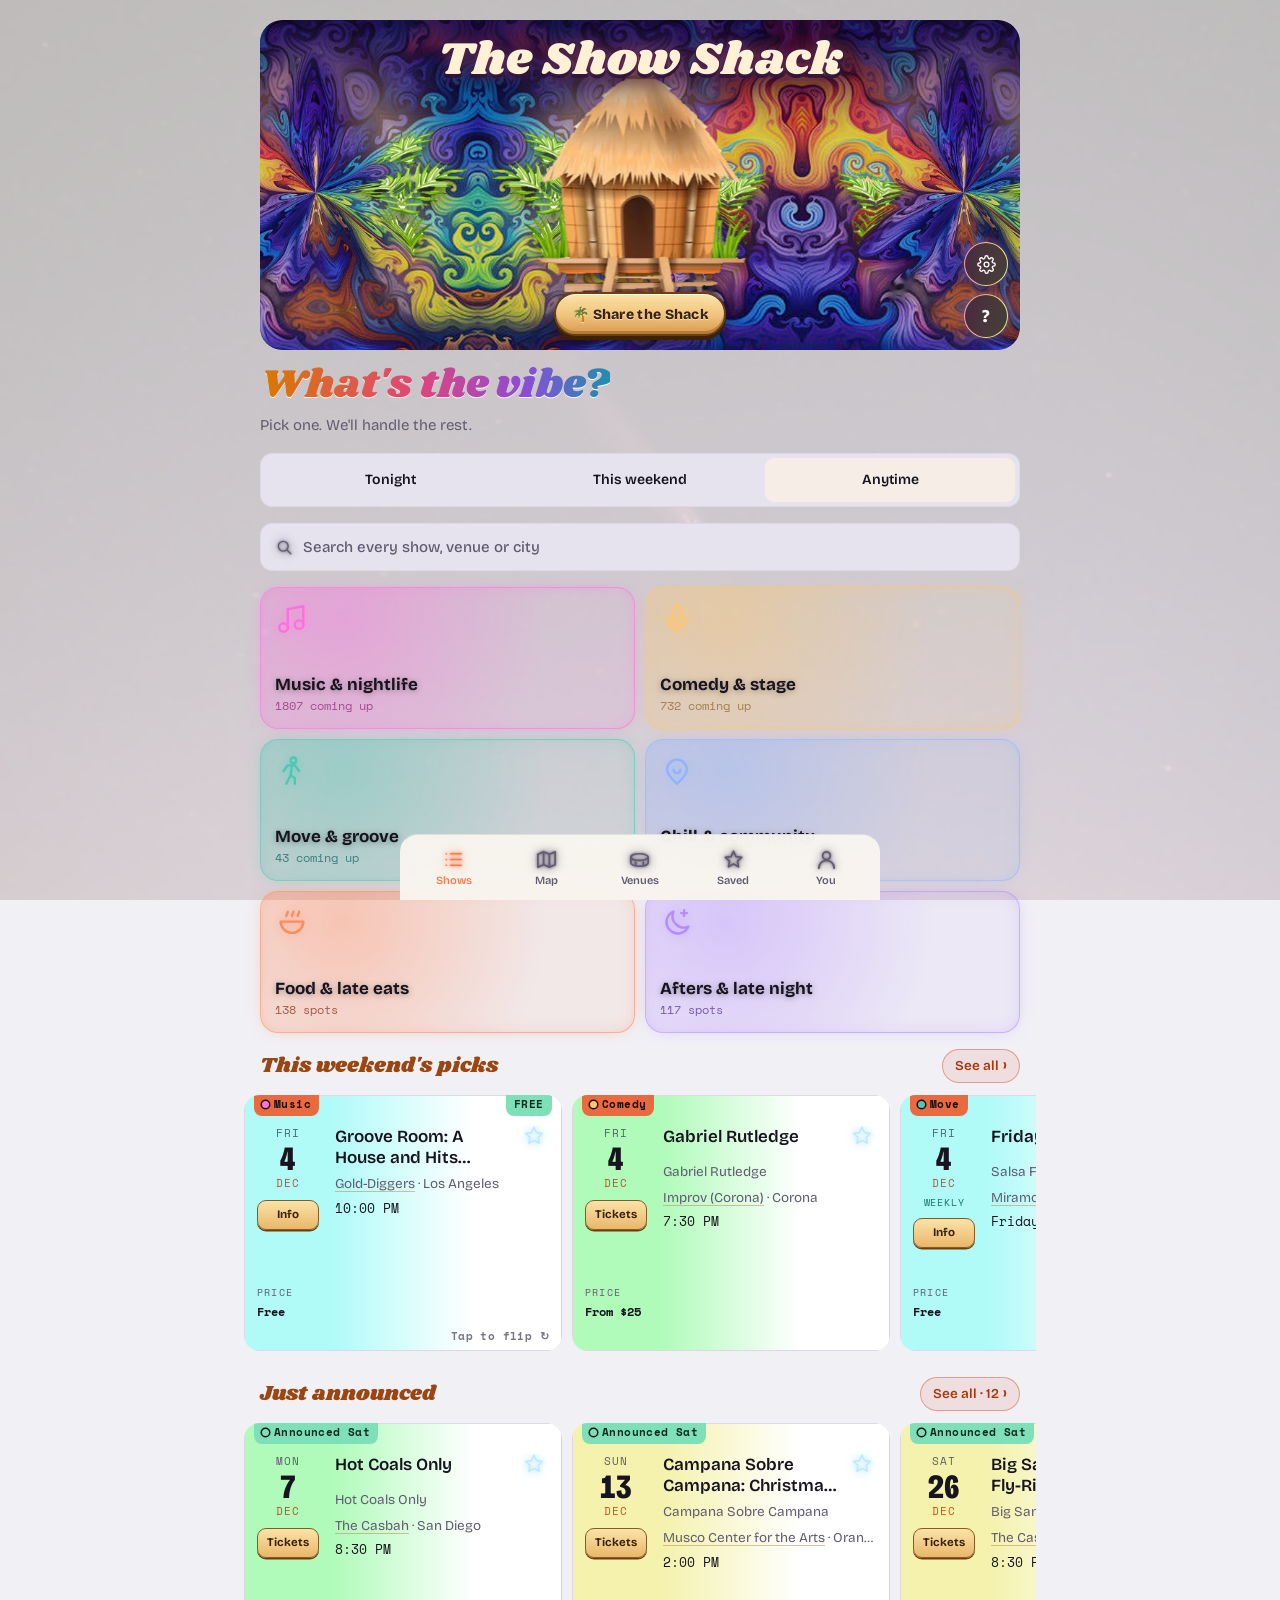
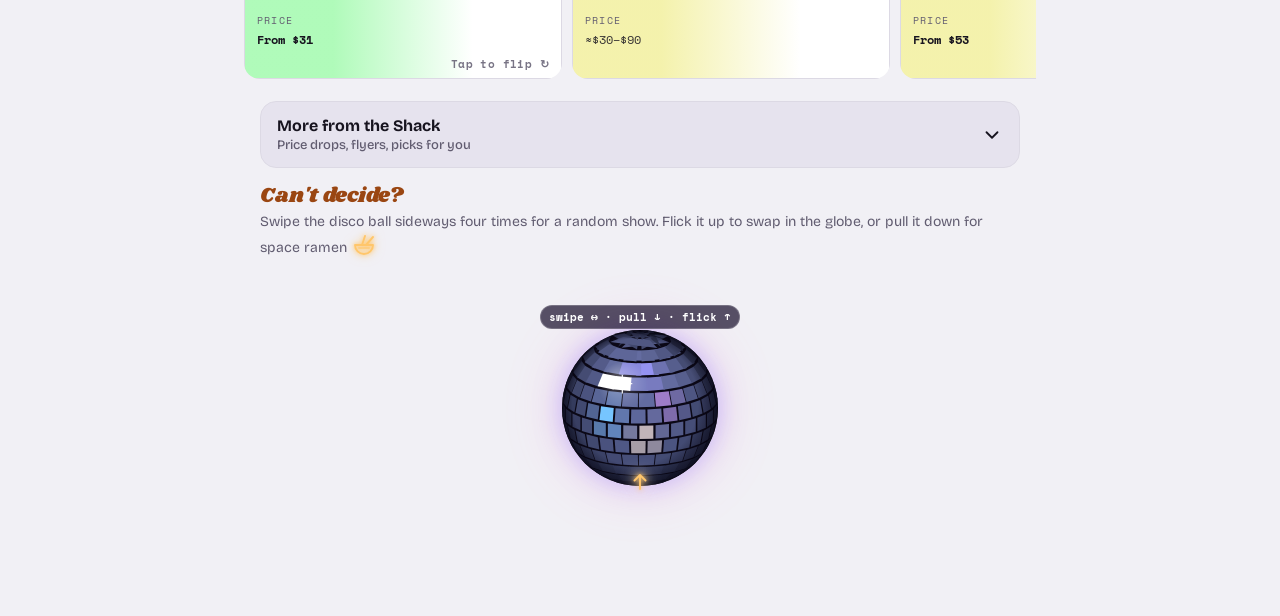
<file: index.html>
<!doctype html><html lang="en"><head><meta charset=utf8><meta name=viewport content="width=device-width,initial-scale=1,viewport-fit=cover"><style>:root{color-scheme:light;box-sizing:border-box;padding-top:env(safe-area-inset-top,0px);padding-bottom:env(safe-area-inset-bottom,0px)}html{scroll-padding-top:env(safe-area-inset-top,0px)}body{margin:0;padding:0;font:14px -apple-system,BlinkMacSystemFont,sans-serif;background:#fff;color:#000}img{max-width:100%}[hidden]:not([hidden=until-found i]){display:none!important}</style><title>The Show Shack</title>
<link rel="stylesheet" href="app.css?v=30">
<link rel="stylesheet" href="b.css?v=60">
<link rel="stylesheet" href="night.css?v=18">
<link rel="stylesheet" href="spots.css?v=18">
<link rel="stylesheet" href="polish.css?v=14">
<script>/* start the show list now, in parallel with the styles and scripts (app.js picks it up) */window.SHACK_EV=fetch("events.json",{cache:"no-store"}).catch(()=>null);</script>
<script>window.NIGHT_BETA=true;window.NIGHT_HASH=location.hash;window.SHACK_SEARCH=location.search;window.UI_B=true;try{if(localStorage.getItem("shack-flipped"))document.documentElement.classList.add("flipped");}catch(e){}try{window.SHACK_FIRST=!Object.keys(localStorage).some(k=>/^(radar-|shack-)/.test(k));}catch(e){window.SHACK_FIRST=false;}document.documentElement.classList.add("ui-b");</script>
<link rel="manifest" href="manifest.webmanifest">
<link rel="apple-touch-icon" href="apple-touch-icon.png?v=2">
<link rel="icon" type="image/png" href="icon-192.png?v=2">
<meta name="apple-mobile-web-app-title" content="The Show Shack">
<meta name="apple-mobile-web-app-capable" content="yes">
<meta name="mobile-web-app-capable" content="yes">
<meta name="apple-mobile-web-app-status-bar-style" content="black-translucent">
<meta name="theme-color" content="#2a1b4a">
<meta name="description" content="SoCal shows, raves, comedy, open mics, ecstatic dance and more, with prices and drive times.">
<meta property="og:type" content="website">
<meta property="og:site_name" content="The Show Shack">
<meta property="og:url" content="https://lukegiannelli.github.io/showshack/">
<meta property="og:title" content="The Show Shack">
<meta property="og:description" content="Every SoCal show, rave, comedy night and open mic, with real prices and drive times. Free, no login.">
<meta property="og:image" content="https://lukegiannelli.github.io/showshack/og.jpg?v=1">
<meta property="og:image:width" content="1200">
<meta property="og:image:height" content="630">
<meta property="og:image:alt" content="The Show Shack: a thatched hut on a psychedelic swirl, with the tagline Every SoCal show, rave, comedy night and open mic">
<meta name="twitter:card" content="summary_large_image">
<meta name="twitter:title" content="The Show Shack">
<meta name="twitter:description" content="Every SoCal show, rave, comedy night and open mic, with real prices and drive times. Free, no login.">
<meta name="twitter:image" content="https://lukegiannelli.github.io/showshack/og.jpg?v=1">
</head><body>
<svg width="0" height="0" style="position:absolute" aria-hidden="true" focusable="false"><defs><symbol id="i-flame" viewBox="0 0 24 24"><path d="M12 2.5c.6 3-1.2 4.6-2.8 6.4C7.6 10.7 6 12.6 6 15.2c0 3.7 2.7 6.3 6 6.3s6-2.6 6-6.3c0-2.4-1.2-4.3-2.6-5.700-.3 1.4-1 2.3-2 2.800.5-3.700-.5-6.700-1.400-9.800Z"/><path d="M12 21.500c-1.700 0-3-1.200-3-3 0-1.700 1.300-2.500 2-3.800.7 1.200 2 1.800 2 3.800 0 1.800-.3 3-1 3Z"/></symbol><symbol id="i-car" viewBox="0 0 24 24"><path d="M3 16.5v-4l2-1 2-4.4c.3-.7.9-1.1 1.7-1.1h6.6c.8 0 1.4.4 1.7 1.1l2 4.4 2 1v4a1 1 0 0 1-1 1h-1.3M3 16.5a1 1 0 0 0 1 1h1.3M8.8 17.5h6.4M7 11.6h10M5.2 17.5a1.8 1.8 0 1 0 3.6 0 1.8 1.8 0 0 0-3.6 0M15.2 17.5a1.8 1.8 0 1 0 3.6 0 1.8 1.8 0 0 0-3.6 0"/></symbol><symbol id="i-fuel" viewBox="0 0 24 24"><path d="M5 21V4.5A1.5 1.5 0 0 1 6.5 3h6A1.5 1.5 0 0 1 14 4.5V21M4 21h11M7.5 6.5h4v3.5h-4zM14 9h2a2 2 0 0 1 2 2v5.2a1.5 1.5 0 0 0 3 0V9l-2.6-2.6"/></symbol><symbol id="i-food" viewBox="0 0 24 24"><path d="M6 3v6.5a2.5 2.5 0 0 0 5 0V3M8.5 3v18M17 21V3c-2.4 1.6-3.5 4.2-3.5 7.5H17"/></symbol><symbol id="i-drink" viewBox="0 0 24 24"><path d="M4 4h16l-8 9.5zM12 13.5V21M8 21h8M15.5 2.5L13 7.5"/></symbol><symbol id="i-home" viewBox="0 0 24 24"><path d="M3 11.5L12 3.5l9 8M5.5 10v10.5h13V10M10 20.5v-6h4v6"/></symbol><symbol id="i-money" viewBox="0 0 24 24"><path d="M12 3a9 9 0 1 0 0 18 9 9 0 0 0 0-18zM14.6 9.2c-.6-.9-1.6-1.3-2.6-1.3-1.5 0-2.6.8-2.6 2s1.2 1.7 2.6 2 2.6.8 2.6 2-1.1 2-2.6 2c-1 0-2-.4-2.6-1.3M12 6.2v1.7M12 16.1v1.7"/></symbol><symbol id="i-list" viewBox="0 0 24 24"><path d="M9 6h11M9 12h11M9 18h11M4.5 6h.01M4.5 12h.01M4.5 18h.01"/></symbol><symbol id="i-map" viewBox="0 0 24 24"><path d="M3 6.5l6-2.5 6 2.5 6-2.5v13.5l-6 2.5-6-2.5-6 2.5zM9 4v13.5M15 6.5V20"/></symbol><symbol id="i-venue" viewBox="0 0 24 24"><path d="M3 9.5c0-2 4-3.5 9-3.5s9 1.5 9 3.5v6c0 2-4 3.5-9 3.5s-9-1.5-9-3.5zM3 9.5c0 2 4 3.5 9 3.5s9-1.5 9-3.5M8 14.8v3.5M16 14.8v3.5"/></symbol><symbol id="i-dice" viewBox="0 0 24 24"><path d="M6 4h12a2 2 0 0 1 2 2v12a2 2 0 0 1-2 2H6a2 2 0 0 1-2-2V6a2 2 0 0 1 2-2zM8.5 8.5h.01M15.5 8.5h.01M12 12h.01M8.5 15.5h.01M15.5 15.5h.01"/></symbol><symbol id="i-chart" viewBox="0 0 24 24"><path d="M4 3.5V20h16.5M8 16v-4.5M12 16V7.5M16 16V10M20 16V5"/></symbol><symbol id="i-moon" viewBox="0 0 24 24"><path d="M20 14.5A8.5 8.5 0 1 1 9.5 4a7 7 0 0 0 10.5 10.5z"/></symbol><symbol id="i-sun" viewBox="0 0 24 24"><path d="M12 8a4 4 0 1 0 0 8 4 4 0 0 0 0-8zM12 2.5v2.2M12 19.3v2.2M2.5 12h2.2M19.3 12h2.2M5.3 5.3l1.6 1.6M17.1 17.1l1.6 1.6M18.7 5.3l-1.6 1.6M6.9 17.1l-1.6 1.6"/></symbol><symbol id="i-share" viewBox="0 0 24 24"><path d="M12 15V4M8 8l4-4 4 4M5 13v6.5h14V13"/></symbol><symbol id="i-mic" viewBox="0 0 24 24"><path d="M12 3a3 3 0 0 1 3 3v6a3 3 0 0 1-6 0V6a3 3 0 0 1 3-3zM6 11a6 6 0 0 0 12 0M12 17v4M9 21h6"/></symbol><symbol id="i-ticket" viewBox="0 0 24 24"><path d="M3.5 8V6.5h17V8a2.5 2.5 0 0 0 0 5v.5a2.5 2.5 0 0 0 0 4.5v1.5h-17V18a2.5 2.5 0 0 0 0-4.5V13a2.5 2.5 0 0 0 0-5zM14 6.5v2M14 11v2M14 15.5v2"/></symbol><symbol id="i-taxi" viewBox="0 0 24 24"><path d="M3 17v-4l2-1 2-4.2c.3-.7.9-1.1 1.7-1.1h6.6c.8 0 1.4.4 1.7 1.1l2 4.2 2 1v4a1 1 0 0 1-1 1h-1.3M3 17a1 1 0 0 0 1 1h1.3M8.8 18h6.4M7 12h10M10 3.2h4M5.2 18a1.8 1.8 0 1 0 3.6 0 1.8 1.8 0 0 0-3.6 0M15.2 18a1.8 1.8 0 1 0 3.6 0 1.8 1.8 0 0 0-3.6 0"/></symbol><symbol id="i-train" viewBox="0 0 24 24"><path d="M7.5 3h9A2.5 2.5 0 0 1 19 5.5v9a3.5 3.5 0 0 1-3.5 3.5h-7A3.5 3.5 0 0 1 5 14.5v-9A2.5 2.5 0 0 1 7.5 3zM5 11h14M8.5 18l-2 3M15.5 18l2 3M8.5 14.5h.01M15.5 14.5h.01"/></symbol><symbol id="i-parking" viewBox="0 0 24 24"><path d="M5 3h14a2 2 0 0 1 2 2v14a2 2 0 0 1-2 2H5a2 2 0 0 1-2-2V5a2 2 0 0 1 2-2zM9.5 17V7.5h3.8a2.8 2.8 0 0 1 0 5.6H9.5"/></symbol><symbol id="i-pin" viewBox="0 0 24 24"><path d="M9 3h6l-1 6 3 3.2v1.3H7v-1.3L10 9zM12 13.5V21"/></symbol><symbol id="i-sprout" viewBox="0 0 24 24"><path d="M12 21v-8M12 13c0-4-3-6-7-6 0 4 3 6 7 6zM12 15.5c0-3 2.5-5 6-5 0 3.5-2.5 5-6 5z"/></symbol><symbol id="i-hand" viewBox="0 0 24 24"><path d="M9 11.5V5.5a1.5 1.5 0 0 1 3 0V10M12 9.5V4.5a1.5 1.5 0 0 1 3 0V10M15 9.5V6.5a1.5 1.5 0 0 1 3 0v6c0 4.2-2.2 7.5-6.2 7.5-3 0-4.5-1.5-6-4L4 12.4a1.4 1.4 0 0 1 2.3-1.6L9 13.5"/></symbol><symbol id="i-palm" viewBox="0 0 24 24"><path d="M12.5 21c0-5.5.2-8.5 1-12M13.5 9C15.4 5.3 19 4.8 21 7c-3-.4-5.4.6-7.5 2zM13.5 9C11.6 5.3 8 4.3 4.5 6.2c3 .2 6 1.5 9 2.8zM13.5 9c-2.6.9-4 3.8-3.6 6.6M13.5 9c2.4 1.8 3.8 4.6 3.2 7.2"/></symbol><symbol id="i-bell" viewBox="0 0 24 24"><path d="M6 16.5V11a6 6 0 0 1 12 0v5.5l1.5 2h-15zM10 20.5a2 2 0 0 0 4 0"/></symbol><symbol id="i-cal" viewBox="0 0 24 24"><path d="M4 6h16v14H4zM4 10.5h16M8 3.5v4M16 3.5v4"/></symbol><symbol id="i-search" viewBox="0 0 24 24"><path d="M11 4.5a6.5 6.5 0 1 0 0 13 6.5 6.5 0 0 0 0-13zM16 16l5 5"/></symbol><symbol id="i-cloud" viewBox="0 0 24 24"><path d="M7 18a4 4 0 0 1-.5-8 5.5 5.5 0 0 1 10.6 1.2A3.4 3.4 0 0 1 17 18z"/></symbol><symbol id="i-partly" viewBox="0 0 24 24"><path d="M8.5 3v1.4M3 8.8h1.4M4.6 4.9l1 1M12.4 4.9l-1 1M5.3 12.6a3.6 3.6 0 1 1 6.4-2.9M9.8 21a3.6 3.6 0 0 1-.3-7.2 5 5 0 0 1 9.4 1.1A3.1 3.1 0 0 1 18.5 21z"/></symbol><symbol id="i-fog" viewBox="0 0 24 24"><path d="M7 14a4 4 0 0 1-.5-7.5 5.5 5.5 0 0 1 10.6 1A3.3 3.3 0 0 1 17 14zM5 17.5h14M8 21h8"/></symbol><symbol id="i-rain" viewBox="0 0 24 24"><path d="M7 15a4 4 0 0 1-.5-8 5.5 5.5 0 0 1 10.6 1.2A3.4 3.4 0 0 1 17 15zM8.5 18l-1 2.5M12.5 18l-1 2.5M16.5 18l-1 2.5"/></symbol><symbol id="i-snow" viewBox="0 0 24 24"><path d="M7 15a4 4 0 0 1-.5-8 5.5 5.5 0 0 1 10.6 1.2A3.4 3.4 0 0 1 17 15zM8.5 18.5h.01M12 20.5h.01M15.5 18.5h.01M8.5 21.5h.01M15.5 21.5h.01"/></symbol><symbol id="i-storm" viewBox="0 0 24 24"><path d="M7 15a4 4 0 0 1-.5-8 5.5 5.5 0 0 1 10.6 1.2A3.4 3.4 0 0 1 17 15zM12.8 12.5l-2.6 4h3l-2 4.5"/></symbol></defs></svg>
<script>const ni=(n,x)=>'<svg class="ni ni-'+n+(x||"")+'" viewBox="0 0 24 24" aria-hidden="true"><use href="#i-'+n+'"/></svg>';</script>


<meta name="claude:viewport-fit-sides" content="cover">
<link rel="preconnect" href="https://fonts.googleapis.com">
<link rel="stylesheet" href="https://fonts.googleapis.com/css2?family=Shrikhand&family=Bricolage+Grotesque:opsz,wdth,wght@12..96,75..100,400..800&family=Space+Mono:wght@400;700&display=swap">

<div class="wrap">
  <header>
    <div class="hutart" aria-hidden="false"><button type="button" class="hutbtn" id="hutBtn" aria-label="Play the Shack song" aria-pressed="false"><img src="hut.webp?v=3" alt="" draggable="false"></button></div>
    <h1 class="shack-title">The Show Shack</h1>
    <button type="button" class="shack-share" id="shareApp" data-emoji>🌴 Share the Shack</button>
    <button type="button" class="binfo-btn" id="bInfoBtn" aria-label="Where the Shack gets its info" aria-haspopup="dialog">?</button>
    <button type="button" class="binfo-btn bset-btn" id="bSetBtn" aria-label="Settings and your data" aria-haspopup="dialog"><svg viewBox="0 0 24 24" aria-hidden="true"><circle cx="12" cy="12" r="3"/><path d="M19.4 15a1.7 1.7 0 0 0 .3 1.8l.1.1a2 2 0 1 1-2.8 2.8l-.1-.1a1.7 1.7 0 0 0-1.8-.3 1.7 1.7 0 0 0-1 1.5V21a2 2 0 1 1-4 0v-.1a1.7 1.7 0 0 0-1.1-1.5 1.7 1.7 0 0 0-1.8.3l-.1.1a2 2 0 1 1-2.8-2.8l.1-.1a1.7 1.7 0 0 0 .3-1.8 1.7 1.7 0 0 0-1.5-1H3a2 2 0 1 1 0-4h.1a1.7 1.7 0 0 0 1.5-1.1 1.7 1.7 0 0 0-.3-1.8l-.1-.1a2 2 0 1 1 2.8-2.8l.1.1a1.7 1.7 0 0 0 1.8.3H9a1.7 1.7 0 0 0 1-1.5V3a2 2 0 1 1 4 0v.1a1.7 1.7 0 0 0 1 1.5 1.7 1.7 0 0 0 1.8-.3l.1-.1a2 2 0 1 1 2.8 2.8l-.1.1a1.7 1.7 0 0 0-.3 1.8V9a1.7 1.7 0 0 0 1.5 1H21a2 2 0 1 1 0 4h-.1a1.7 1.7 0 0 0-1.5 1Z"/></svg></button>
  </header>
  <p class="songcredit" id="songCredit" hidden>♪ “Brain Dance” Kevin MacLeod (incompetech.com) · <a href="https://creativecommons.org/licenses/by/4.0/" target="_blank" rel="noopener">CC BY 4.0</a></p>
  <div class="getapp" id="getApp" hidden>
    <img src="apple-touch-icon.png?v=2" alt="" width="40" height="40">
    <span><b>The Show Shack app</b><small>Free · opens full screen from your home screen</small></span>
    <button type="button" class="getbtn" id="getBtn">Get</button>
    <button type="button" class="getx" id="getX" aria-label="Not now">✕</button>
  </div>
  <div class="sheetbg" id="sheetBg" hidden></div>
  <div class="sheet" id="sheet" role="dialog" aria-modal="true" aria-labelledby="sheetTitle" hidden>
    <div class="grab"></div>
    <div class="sheethead"><img src="apple-touch-icon.png?v=2" alt="" width="56" height="56"><div><h2 id="sheetTitle">Get The Show Shack</h2><p>Free. No App Store, no login.</p></div></div>
    <div id="sheetBody"></div>
    <button type="button" class="sheetdone" id="sheetDone">Got it</button>
  </div>

  <section id="bHome" class="bhome" aria-label="Pick a vibe">
    <div class="bhello"><h2>What's the vibe?</h2><p>Pick one. We'll handle the rest.</p></div>
    <div class="bseg" id="bWhenHome" role="group" aria-label="When"></div>
    <button type="button" class="bsearchall" id="bSearchAll"><svg class="ni" viewBox="0 0 24 24" aria-hidden="true"><use href="#i-search"/></svg> Search every show, venue or city</button>
    <div class="btiles" id="bTiles"></div>
    <div class="bpicks"><div class="bpicks-h"><h2 class="bsec">This weekend's picks</h2><button type="button" class="blink" id="bAllWeekend">See all</button></div><div class="bpick-row" id="bPicks"><div class="bskel"></div><div class="bskel"></div><div class="bskel"></div></div></div>
    <div class="bpicks bfresh" id="bFreshBox" hidden><div class="bpicks-h"><h2 class="bsec">Just announced</h2><button type="button" class="blink" id="bAllFresh">See all</button></div><div class="bpick-row" id="bFresh"></div></div>
    <div class="bhmore" id="bMoreBox"><button type="button" class="bmore-t" id="bMoreBtn" aria-expanded="false" aria-controls="bMoreIn"><span>More from the Shack</span><small>Price drops, flyers, picks for you</small><svg viewBox="0 0 24 24" aria-hidden="true"><path d="m6 9 6 6 6-6"/></svg></button>
    <div class="bmore-in" id="bMoreIn" hidden>
    <div class="bpicks bbecause" id="bBecBox" hidden><div class="bpicks-h"><h2 class="bsec" id="bBecH">Because you're into</h2></div><div class="bpick-row" id="bBec"></div></div>
    <div class="bpicks bdrop" id="bDropBox" hidden><div class="bpicks-h"><h2 class="bsec">Price dropped</h2><span class="blbl" id="bDropN"></span></div><div class="bpick-row" id="bDrop"></div></div>
    <div class="bpicks bflyer" id="bFlyBox"><div class="bpicks-h"><h2 class="bsec">From flyers</h2><button type="button" class="blink" id="bFlyAdd">📸 Add a flyer</button></div><p class="bfly-sub">Seen a flyer for a show that's not on here? Snap it and add it for everyone.</p><div class="bpick-row" id="bFly"></div></div>
    </div></div>
    <div class="bspins" id="bSpins" hidden><div class="bpicks-h"><h2 class="bsec">Your disco picks</h2><button type="button" class="blink" id="bSpinClear">Clear</button></div><div class="bpick-row" id="bSpinRow"></div></div>
        <div class="bdisco-h"><h2 class="bsec">Can't decide?</h2><p>Swipe the disco ball sideways four times for a random show.</p></div>
  </section>
  <div class="bbar" id="bBar" hidden>
    <div class="bbar-top"><button type="button" class="bback" id="bBack" aria-label="Back to vibes"><svg viewBox="0 0 24 24" aria-hidden="true"><path d="m15 5-7 7 7 7"/></svg></button><div class="btitle"><h1 id="bTitle">Shows</h1><span class="blbl" id="bCount"></span></div></div>
    <div class="bseg" id="bWhenRes" role="group" aria-label="When"></div>
    <div class="bsubs" id="bSubs"></div>
    <div class="btools" id="bTools"><button type="button" class="chip bfbtn" id="bFilt" aria-expanded="false">Filters</button></div>
  </div>
  <div class="bsavseg bseg" id="bSavSeg" role="tablist" aria-label="Saved"><button type="button" role="tab" data-sv="saved">★ Shows</button><button type="button" role="tab" data-sv="budget">🌙 Plan a night</button></div>
  <div class="shack-meta">
    <p class="tagline">Concerts, raves, clubs, comedy, theater &amp; festivals across Southern California</p>
    <p class="stats"><span id="refreshed">Loading…</span><span class="dot">·</span><span id="count"></span></p>
  </div>

  <div class="bbudget-h"><h1>Plan your night</h1><p>Where you leave from, who's rolling with you, and what you want to spend. Drive times, the map rings and every Night out price use these.</p></div>
  <section class="start" aria-label="Starting point">
    <canvas class="waterfx" aria-hidden="true"></canvas>
    <div class="start-view" id="startView">
      <span class="label">Drive times from</span>
      <span id="startLabel" class="start-label">Not set</span>
      <button type="button" class="chip" id="startEdit">Set start point</button>
      <label class="range" for="carSel"><span class="label"><svg class="ni ni-car" viewBox="0 0 24 24" aria-hidden="true"><use href="#i-car"/></svg> Carpool</span>
        <select id="carSel"><option value="1">Just me</option><option value="2">2 people</option><option value="3">3 people</option><option value="4">4 people</option><option value="5">5 people</option></select></label>
      <div class="costbar">
        <label class="cf" for="mpgIn"><span class="label"><svg class="ni ni-fuel" viewBox="0 0 24 24" aria-hidden="true"><use href="#i-fuel"/></svg> Driver MPG</span><input id="mpgIn" type="number" inputmode="decimal" min="5" max="150" step="1"></label>
        <label class="cf" for="gasIn"><span class="label">$/gal</span><input id="gasIn" type="number" inputmode="decimal" min="1" max="15" step="0.05"></label>
        <label class="cf" for="foodSel"><span class="label"><svg class="ni ni-food" viewBox="0 0 24 24" aria-hidden="true"><use href="#i-food"/></svg> Food</span><select id="foodSel"><option value="0">Skip</option><option value="15">Quick bite ~$15</option><option value="30">Sit-down ~$30</option><option value="60">Nice dinner ~$60</option></select></label>
        <label class="cf" for="drinkSel"><span class="label"><svg class="ni ni-drink" viewBox="0 0 24 24" aria-hidden="true"><use href="#i-drink"/></svg> Drinks each</span><select id="drinkSel"><option value="0">None</option><option value="1">1</option><option value="2">2</option><option value="3">3</option><option value="4">4+</option></select></label>
        <label class="cf" for="homeSel"><span class="label"><svg class="ni ni-home" viewBox="0 0 24 24" aria-hidden="true"><use href="#i-home"/></svg> Getting home</span><select id="homeSel"><option value="drive">Sober driver</option><option value="ride">Rideshare</option><option value="transit">Transit</option></select></label>
        <label class="cf" for="budgetIn"><span class="label"><svg class="ni ni-money" viewBox="0 0 24 24" aria-hidden="true"><use href="#i-money"/></svg> Monthly fun budget $</span><input id="budgetIn" type="number" inputmode="numeric" min="0" step="10" placeholder="none"></label>
      </div>
      <button type="button" class="budget wbox" id="budgetBar" hidden><canvas class="waterfx" aria-hidden="true"></canvas></button>
      
    </div>
    <form class="start-form" id="startForm" hidden>
      <label for="startAddr" class="label">Your address or city</label>
      <div class="row">
        <input id="startAddr" type="text" autocomplete="street-address" placeholder="e.g. 123 Main St, Costa Mesa">
        <button type="submit" class="chip save" id="startSave">Save</button>
        <button type="button" class="chip" id="startCancel">Cancel</button>
      </div>
      <p class="hint" id="startMsg">Only you can see this. It's saved on this device only, not shared with anyone.</p>
    </form>
  </section>

  <section class="add" aria-label="Add a show">
    <button type="button" class="chip save add-open" id="addOpen" hidden>＋ Add a show</button>
    <form id="addForm" class="add-form" hidden novalidate>
      <h2>Add a show</h2>
      <div class="grid">
        <label class="f wide" for="addTitle"><span class="label">Artist or event</span><input id="addTitle" type="text" placeholder="e.g. Friday night jazz jam"></label>
        <label class="f" for="addDate"><span class="label">Date</span><input id="addDate" type="date"></label>
        <label class="f" for="addTime"><span class="label">Time (optional)</span><input id="addTime" type="time"></label>
        <label class="f" for="addVenue"><span class="label">Venue</span><input id="addVenue" type="text" placeholder="e.g. Alex's Bar"></label>
        <label class="f" for="addCity"><span class="label">City</span><input id="addCity" type="text" placeholder="e.g. Long Beach"></label>
        <label class="f" for="addKind"><span class="label">Type</span><select id="addKind"><option value="concert">Concert</option><option value="club">Club / DJ night</option><option value="comedy">Comedy</option><option value="theater">Theater / arts</option><option value="festival">Festival / rave</option><option value="dance">Ecstatic dance</option><option value="contact">Contact improv</option><option value="sound">Sound bath</option><option value="drum">Drum circle</option></select></label>
        <label class="f" for="addGenre"><span class="label">Genre</span><select id="addGenre"><option value="">Not sure</option><option value="electronic">Electronic / house</option><option value="hiphop">Hip-hop / R&amp;B</option><option value="indie">Indie / rock</option><option value="reggae">Reggae / island</option><option value="latin">Latin</option><option value="pop">Pop / other</option></select></label>
        <label class="f" for="addPrice"><span class="label">Lowest price $ (optional)</span><input id="addPrice" type="number" min="0" step="1" inputmode="numeric" placeholder="0 = free"></label>
        <label class="f" for="addUrl"><span class="label">Link (optional)</span><input id="addUrl" type="url" placeholder="https://"></label>
      </div>
      <div class="row"><button type="submit" class="chip save" id="addSave">Continue on GitHub →</button><button type="button" class="chip" id="addCancel">Cancel</button></div>
      <p class="hint" id="addMsg">Only Luke can add shows. Added shows stay pinned to the top for everyone.</p>
    </form>
  </section>

  <div class="controls" role="region" aria-label="Filters">
    <label class="search" for="q">
      <svg width="18" height="18" viewBox="0 0 24 24" fill="none" stroke="currentColor" stroke-width="2.2" stroke-linecap="round" aria-hidden="true"><circle cx="11" cy="11" r="7"/><line x1="16.5" y1="16.5" x2="21" y2="21"/></svg>
      <input id="q" type="text" inputmode="search" enterkeyhint="search" autocomplete="off" placeholder="Search artist, venue or city" aria-label="Search artist, venue or city">
      <button type="button" id="qClear" hidden>Clear</button>
    </label>
    <div class="row">
      <label class="range" for="maxDrive"><span class="label">Max drive</span>
        <span class="rw"><input type="range" id="maxDrive" min="15" max="180" step="15" value="180"><i class="car" aria-hidden="true"></i></span>
        <output id="maxDriveOut">Any</output></label>
    </div>
    <div class="row" id="flagRow"><span class="label">Filter</span>
      <label class="range" for="sortBy"><span class="label">Sort</span>
        <select id="sortBy"><option value="date">Soonest</option><option value="drive">Closest</option><option value="price">Cheapest</option></select></label>
      <button type="button" class="chip" id="venueChip" aria-pressed="true" hidden></button>
    </div>
  </div>

  <button type="button" class="alertbar" id="alertBar" hidden></button>
  <section class="bmap" id="bMap" hidden aria-label="Show map">
    <div class="bmap-bar">
      <div class="bseg bmap-when" id="bMapWhen"></div>
      <div class="bmap-chips" id="bMapChips"></div>
    </div>
    <div class="bmap-stage">
      <div class="bmap-canvas" id="bMapCanvas" role="application" aria-label="Map of shows. Use the list under the map if you prefer."></div>
      <button type="button" class="bmap-start" id="bMapStart" hidden>📍 Set start point for drive rings</button>
      <div class="bmap-legend" id="bMapLegend" hidden></div>
      <div class="bmap-sheet" id="bMapSheet" hidden></div>
    </div>
    <div class="bmap-route" id="bMapRoute" hidden></div>
    <div class="bmap-reach" id="bMapReach"></div>
  </section>
  <main id="list" class="list" aria-live="polite">
    <p class="sr-only">Loading shows…</p><div class="bskel row"></div><div class="bskel row"></div><div class="bskel row"></div>
  </main>
  <section id="disco" class="disco" hidden aria-label="Surprise me">
    <div class="dstage">
      <div class="dball" id="dball" role="button" tabindex="0" aria-label="Surprise me: swipe the disco ball sideways four times">
        <canvas id="dcv" width="320" height="320"></canvas>
      </div>
      <i class="dflash"></i><div class="dsparks" id="dsparks"></div></div>
  </section>

</div>


<dialog class="binfo" id="bInfo" aria-labelledby="bInfoH">
  <div class="binfo-in">
    <button type="button" class="binfo-x" data-close aria-label="Close">✕</button>
    <p class="binfo-kick"><img class="bshack-ic" src="hut.webp?v=3" alt="">behind the shack</p>
    <h2 id="bInfoH">How the Shack knows</h2>
    <div class="binfo-stats"><span><b data-t="n">—</b>listings</span><span><b data-t="upd">daily</b>last refresh</span><span><b data-t="tmn">—</b>Ticketmaster checks</span></div>
    <ul class="binfo-list">
      <li><i aria-hidden="true">📡</i><div><b>Pulled from the source, every morning</b><p>Venue calendars and ticket sites (Ticketmaster, Gametime, TickPick, Eventbrite, Songkick, venue pages) get re-read daily. Shows that already happened drop off on their own.</p></div></li>
      <li><i aria-hidden="true">🏷️</i><div><b>Prices wear their date</b><p>“From $X · checked Nov 4” is the cheapest seat on that day. A “≈” price is a typical range, not a live listing. <span data-t="tm"></span></p></div></li>
      <li><i aria-hidden="true">🔁</i><div><b>Weekly nights get spot-checked</b><p>Of the <span data-t="rec">weekly and monthly series</span>, a batch gets re-checked every week. Older listings carry a “call ahead” note on the card.</p></div></li>
      <li><i aria-hidden="true">🎟️</i><div><b>The Shack doesn't sell tickets</b><p>Tickets and Info buttons go straight to the seller or organizer. Their price, their final say.</p></div></li>
    </ul>
    <p class="binfo-f">Artist names, logos and venue names belong to their owners and are shown just to help you find shows. If something should come down, tell Luke and it will.</p>
    <p class="binfo-f">Plans change last-minute. Peek at the seller's page before you buy or drive. Spot something off? Tell Luke 🤙</p>
    <button type="button" class="binfo-ok" data-close>Got it</button>
  </div>
</dialog>
<dialog class="binfo bnew" id="bNew" aria-labelledby="bNewH">
  <div class="binfo-in">
    <button type="button" class="binfo-x" data-close aria-label="Close">✕</button>
    <p class="binfo-kick"><img class="bshack-ic" src="hut.webp?v=3" alt="">new in the shack</p>
    <h2 id="bNewH">What's new</h2>
    <ul class="bnew-list" id="bNewList"></ul>
    <button type="button" class="binfo-ok" data-close>Got it</button>
  </div>
</dialog>
<dialog class="binfo bset" id="bSet" aria-labelledby="bSetH">
  <div class="binfo-in">
    <button type="button" class="binfo-x" data-close aria-label="Close">✕</button>
    <p class="binfo-kick"><img class="bshack-ic" src="hut.webp?v=3" alt="">settings</p>
    <h2 id="bSetH">Your data</h2>
    <p class="bset-p">Everything below lives on this phone. Sign in on the You tab to keep it synced across your devices.</p>
    <div class="binfo-stats bset-stats" id="bSetStats"></div>
    <div class="bset-acts">
      <button type="button" data-sback>Back up passport + nights</button>
      <label>Restore a backup<input type="file" accept="application/json,.json" data-srest hidden></label>
      <button type="button" data-snew>What's new</button>
      <button type="button" data-stour>Replay the disco ball tour</button>
      <button type="button" class="bset-clear" data-sclear>Clear everything on this phone</button>
      <p class="bset-p"><a href="privacy.html">Privacy: what we keep and how to remove it</a></p>
    </div>
    <div class="bset-acts bset-owner" id="bSetOwner" hidden><p class="bset-p">Owner tools (this phone opened #owner)</p>
      <button type="button" data-sins>📊 Hivemind808 insights</button>
      <a href="https://github.com/lukegiannelli/showshack/issues/new?template=add-show.yml" target="_blank" rel="noopener">＋ Add a show (GitHub form) ↗</a></div>
    <p class="bset-msg" id="bSetMsg" role="status"></p>
    <button type="button" class="binfo-ok" data-close>Done</button>
  </div>
</dialog>
<nav class="btabs" id="bTabs" aria-label="Sections">
  <button type="button" data-tab="shows" aria-current="page"><svg class="ni" viewBox="0 0 24 24" aria-hidden="true"><use href="#i-list"/></svg>Shows</button>
  <button type="button" data-tab="map"><svg class="ni" viewBox="0 0 24 24" aria-hidden="true"><use href="#i-map"/></svg>Map</button>
  <button type="button" data-tab="venues"><svg class="ni" viewBox="0 0 24 24" aria-hidden="true"><use href="#i-venue"/></svg>Venues</button>
  <button type="button" data-tab="saved"><svg class="ni" viewBox="0 0 24 24" aria-hidden="true"><path d="m12 3.5 2.6 5.4 5.9.8-4.3 4.1 1 5.8L12 16.8l-5.2 2.8 1-5.8-4.3-4.1 5.9-.8Z"/></svg>Saved</button>
  <button type="button" data-tab="budget" hidden aria-hidden="true" tabindex="-1"><svg class="ni" viewBox="0 0 24 24" aria-hidden="true"><use href="#i-cal"/></svg>Plan</button>
</nav>
<script src="core.js?v=7"></script>
<script src="app.js?v=51"></script>
<script src="b.js?v=65"></script>
<script src="night.js?v=48"></script>
<script src="tix.js?v=3"></script>
<script src="spots.js?v=23"></script>

<div id="bgfx" aria-hidden="true"><canvas></canvas><div class="ovl"></div></div>
<canvas id="nebfx" aria-hidden="true"></canvas>
<script src="bg.js?v=3"></script>

<script src="water.js?v=11"></script>

<script src="disco.js?v=10"></script>
<script src="nebula.js?v=13"></script>
<script src="google.js?v=4"></script>
<script src="cloud.js?v=12"></script>
<script src="social.js?v=10"></script>
<script src="flyer.js?v=2"></script>
<script src="you.js?v=21"></script>
<script src="music.js?v=11"></script>
<script src="tonight.js?v=6"></script>
<script src="track.js?v=1"></script>
<script src="neon.js?v=2"></script>
</body></html>
</file>
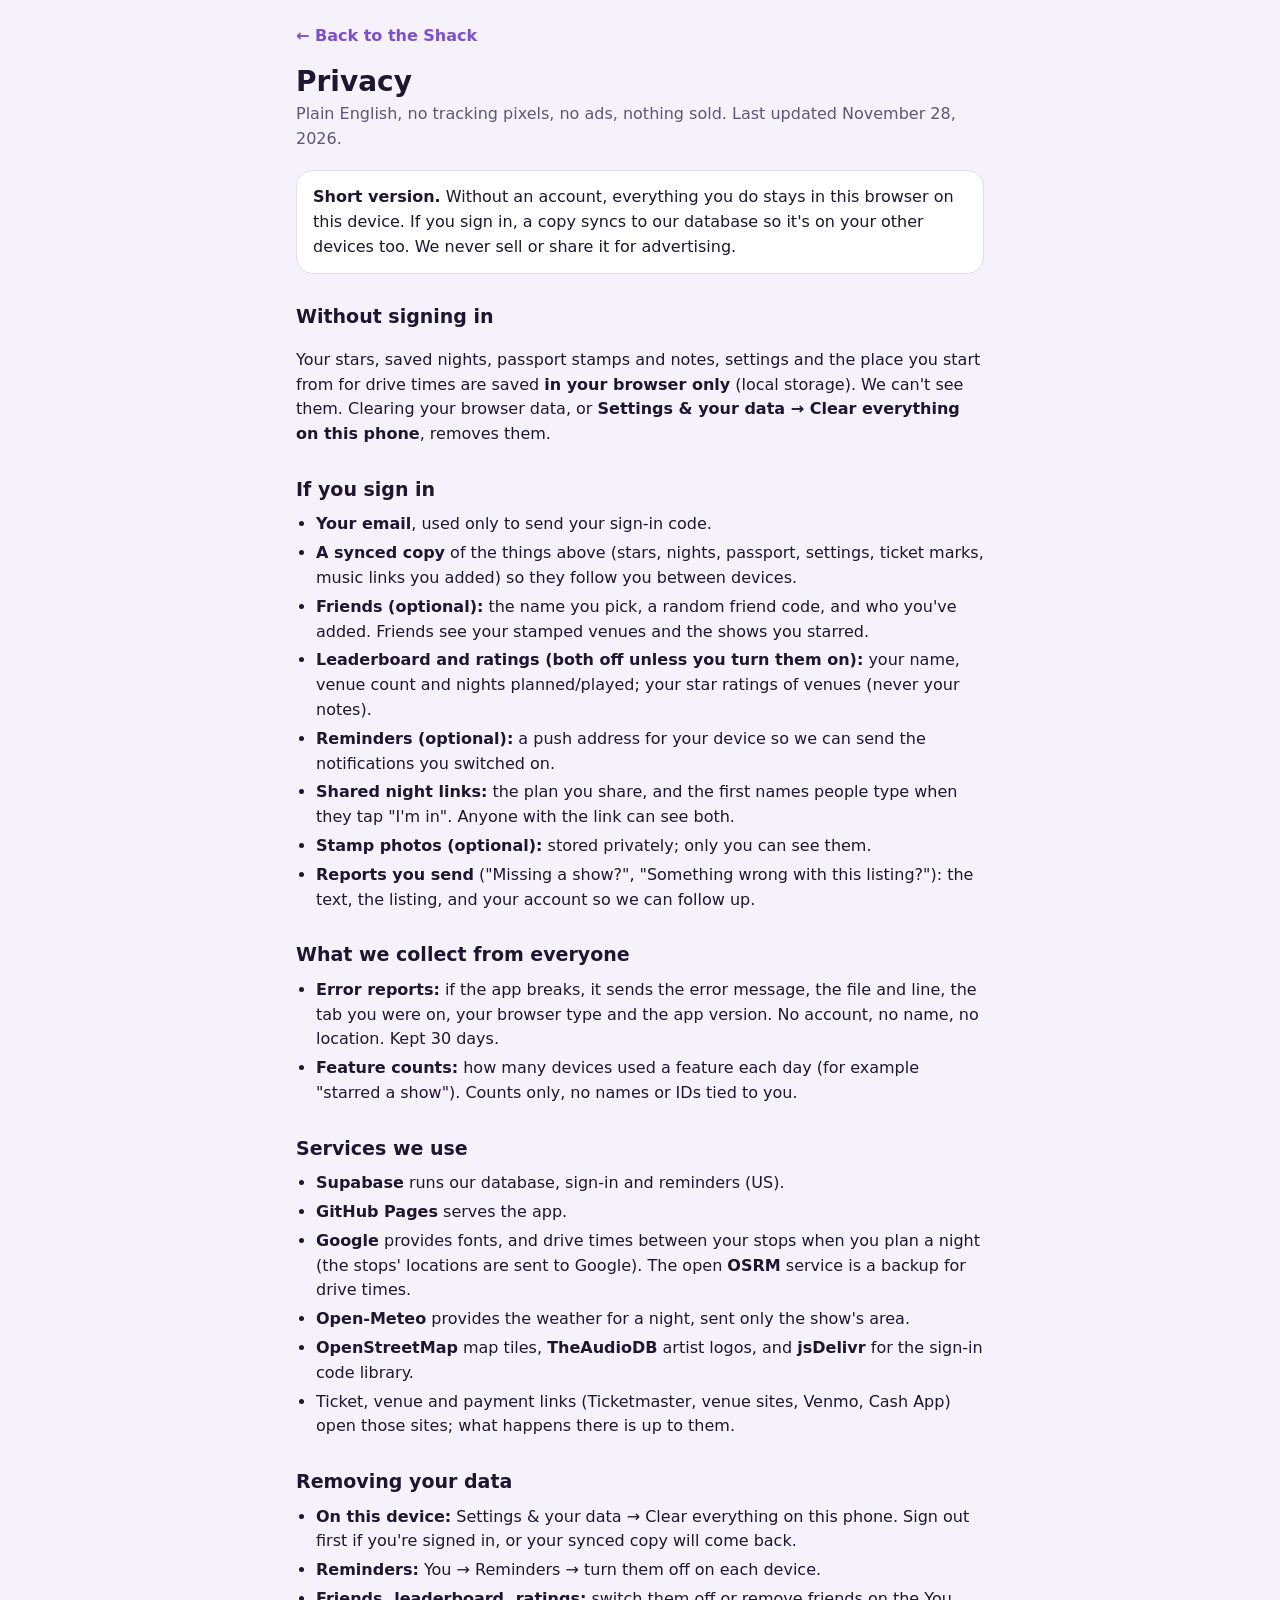
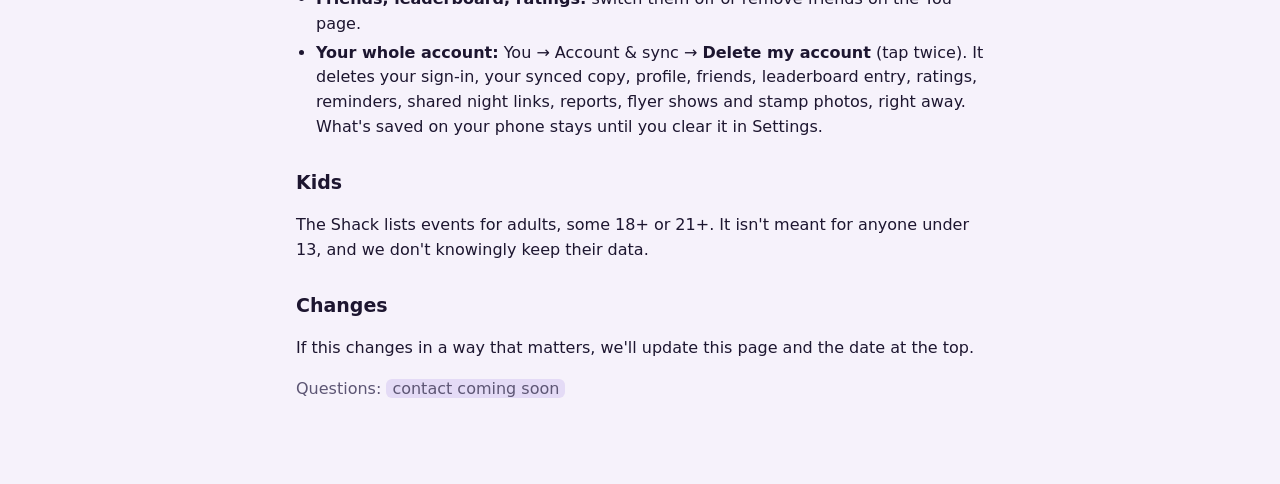
<file: privacy.html>
<!doctype html>
<html lang="en">
<head>
<meta charset="utf-8">
<meta name="viewport" content="width=device-width,initial-scale=1,viewport-fit=cover">
<title>Privacy · The Show Shack</title>
<meta name="description" content="What The Show Shack keeps, where it lives, and how to remove it.">
<link rel="icon" type="image/png" href="icon-192.png?v=2">
<style>
  :root{--bg:#f6f2fb;--card:#ffffff;--ink:#1d1630;--muted:#5d5674;--line:#e4dcf0;--accent:#7a4fd6}
  @media (prefers-color-scheme:dark){:root{--bg:#160f24;--card:#211833;--ink:#f1ecfb;--muted:#b3a9c9;--line:#3a2e52;--accent:#c3a6ff}}
  *{box-sizing:border-box}
  body{margin:0;background:var(--bg);color:var(--ink);font:16px/1.55 system-ui,-apple-system,"Segoe UI",Roboto,sans-serif}
  main{max-width:720px;margin:0 auto;padding:24px 16px 64px}
  a{color:var(--accent)}
  h1{font-size:28px;line-height:1.2;margin:8px 0 4px}
  h2{font-size:19px;margin:28px 0 8px}
  .sub{color:var(--muted);margin:0 0 18px}
  .card{background:var(--card);border:1px solid var(--line);border-radius:16px;padding:14px 16px;margin:10px 0}
  ul{padding-left:20px;margin:6px 0}
  li{margin:4px 0}
  .tag{display:inline-block;font-size:12px;font-weight:700;letter-spacing:.3px;text-transform:uppercase;color:var(--muted)}
  .back{display:inline-block;margin-bottom:8px;text-decoration:none;font-weight:600}
  .ph{background:color-mix(in srgb,var(--accent) 14%,transparent);border-radius:6px;padding:0 6px}
</style>
</head>
<body>
<main>
  <a class="back" href="./">← Back to the Shack</a>
  <h1>Privacy</h1>
  <p class="sub">Plain English, no tracking pixels, no ads, nothing sold. Last updated November 28, 2026.</p>

  <div class="card"><b>Short version.</b> Without an account, everything you do stays in this browser on this device. If you sign in, a copy syncs to our database so it's on your other devices too. We never sell or share it for advertising.</div>

  <h2>Without signing in</h2>
  <p>Your stars, saved nights, passport stamps and notes, settings and the place you start from for drive times are saved <b>in your browser only</b> (local storage). We can't see them. Clearing your browser data, or <b>Settings &amp; your data → Clear everything on this phone</b>, removes them.</p>

  <h2>If you sign in</h2>
  <ul>
    <li><b>Your email</b>, used only to send your sign-in code.</li>
    <li><b>A synced copy</b> of the things above (stars, nights, passport, settings, ticket marks, music links you added) so they follow you between devices.</li>
    <li><b>Friends (optional):</b> the name you pick, a random friend code, and who you've added. Friends see your stamped venues and the shows you starred.</li>
    <li><b>Leaderboard and ratings (both off unless you turn them on):</b> your name, venue count and nights planned/played; your star ratings of venues (never your notes).</li>
    <li><b>Reminders (optional):</b> a push address for your device so we can send the notifications you switched on.</li>
    <li><b>Shared night links:</b> the plan you share, and the first names people type when they tap "I'm in". Anyone with the link can see both.</li>
    <li><b>Stamp photos (optional):</b> stored privately; only you can see them.</li>
    <li><b>Reports you send</b> ("Missing a show?", "Something wrong with this listing?"): the text, the listing, and your account so we can follow up.</li>
  </ul>

  <h2>What we collect from everyone</h2>
  <ul>
    <li><b>Error reports:</b> if the app breaks, it sends the error message, the file and line, the tab you were on, your browser type and the app version. No account, no name, no location. Kept 30 days.</li>
    <li><b>Feature counts:</b> how many devices used a feature each day (for example "starred a show"). Counts only, no names or IDs tied to you.</li>
  </ul>

  <h2>Services we use</h2>
  <ul>
    <li><b>Supabase</b> runs our database, sign-in and reminders (US).</li>
    <li><b>GitHub Pages</b> serves the app.</li>
    <li><b>Google</b> provides fonts, and drive times between your stops when you plan a night (the stops' locations are sent to Google). The open <b>OSRM</b> service is a backup for drive times.</li>
    <li><b>Open-Meteo</b> provides the weather for a night, sent only the show's area.</li>
    <li><b>OpenStreetMap</b> map tiles, <b>TheAudioDB</b> artist logos, and <b>jsDelivr</b> for the sign-in code library.</li>
    <li>Ticket, venue and payment links (Ticketmaster, venue sites, Venmo, Cash App) open those sites; what happens there is up to them.</li>
  </ul>

  <h2>Removing your data</h2>
  <ul>
    <li><b>On this device:</b> Settings &amp; your data → Clear everything on this phone. Sign out first if you're signed in, or your synced copy will come back.</li>
    <li><b>Reminders:</b> You → Reminders → turn them off on each device.</li>
    <li><b>Friends, leaderboard, ratings:</b> switch them off or remove friends on the You page.</li>
    <li><b>Your whole account:</b> You → Account &amp; sync → <b>Delete my account</b> (tap twice). It deletes your sign-in, your synced copy, profile, friends, leaderboard entry, ratings, reminders, shared night links, reports, flyer shows and stamp photos, right away. What's saved on your phone stays until you clear it in Settings.</li>
  </ul>

  <h2>Kids</h2>
  <p>The Shack lists events for adults, some 18+ or 21+. It isn't meant for anyone under 13, and we don't knowingly keep their data.</p>

  <h2>Changes</h2>
  <p>If this changes in a way that matters, we'll update this page and the date at the top.</p>
  <p class="sub">Questions: <span class="ph">contact coming soon</span></p>
</main>
</body>
</html>
</file>
<file: app.css>
/* Layout: a gig-listing column. Date stub on the left of each row, details right, drive + price as the scan line. */
:root{
  --bg:#F1F0F5; --surface:#FFFFFF; --ink:#17141F; --muted:#615C70; --line:#DCD9E4;
  --accent:#D9481F; --accent-ink:#FFFFFF; --drive:#14756B; --chip:#E6E3EE; --bee:#F2B705; --wing:#D5E8F2; --ov:rgba(241,240,245,.87); --glass:rgba(241,240,245,.5); --tintA:.34;
  --sold:#9A2F2F;
  --display:"Big Shoulders Display", "Arial Narrow", Impact, sans-serif;
  --body:"Instrument Sans", system-ui, -apple-system, "Segoe UI", sans-serif;
  --mono:"JetBrains Mono", ui-monospace, Menlo, Consolas, monospace;
}
@media (prefers-color-scheme: dark){:root:not([data-theme="light"]){
  --bg:#121019; --surface:#1C1926; --ink:#EEEBF5; --muted:#A39DB3; --line:#2E2A3A;
  --accent:#FF7A4D; --accent-ink:#1A0E08; --drive:#4FC7B6; --chip:#2A2636; --sold:#F08A8A; --bee:#FFC83D; --wing:#3A4A5C; --ov:rgba(18,16,25,.85); --glass:rgba(18,16,25,.5); --tintA:.38; color-scheme:dark}}
:root[data-theme="dark"]{
  --bg:#121019; --surface:#1C1926; --ink:#EEEBF5; --muted:#A39DB3; --line:#2E2A3A;
  --accent:#FF7A4D; --accent-ink:#1A0E08; --drive:#4FC7B6; --chip:#2A2636; --sold:#F08A8A; --bee:#FFC83D; --wing:#3A4A5C; --ov:rgba(18,16,25,.85); --glass:rgba(18,16,25,.5); --tintA:.38; color-scheme:dark}
*{box-sizing:border-box}
body{background:linear-gradient(var(--ov),var(--ov)),var(--sky) center top/100% auto no-repeat,#120F2A;color:var(--ink);font-family:var(--body);font-size:15px;line-height:1.45;
  padding-left:max(16px, env(safe-area-inset-left,0px));padding-right:max(16px, env(safe-area-inset-right,0px));padding-block:20px 48px}
.wrap{max-width:760px;margin:0 auto;display:flex;flex-direction:column;gap:18px}
header h1{font-family:var(--display);font-weight:900;font-size:clamp(40px,10vw,64px);line-height:.9;margin:0;letter-spacing:.5px;text-transform:uppercase;text-wrap:balance}
header h1 span{color:var(--accent)}
:root{--wave:url("wave.jpg?v=1");--sky:url("sky.jpg?v=1")}
header{background:var(--wave) center 20%/cover no-repeat;border-radius:14px;padding:22px 16px;display:flex;flex-direction:column;align-items:flex-start;gap:10px;box-shadow:0 1px 0 var(--line)}
header h1{background:var(--ink);color:var(--bg);padding:8px 14px 6px;border-radius:10px}
header .sub{margin-top:0;background:var(--surface);color:var(--muted);padding:6px 12px;border-radius:8px}

.sub{color:var(--muted);font-size:13px;margin-top:8px;display:flex;flex-wrap:wrap;gap:4px 12px}
.sub b{color:var(--ink);font-weight:600}
.controls{display:flex;flex-direction:column;gap:10px;position:sticky;top:env(safe-area-inset-top,0px);background:var(--glass);-webkit-backdrop-filter:blur(16px) saturate(1.3);backdrop-filter:blur(16px) saturate(1.3);margin-inline:calc(-1 * max(16px, env(safe-area-inset-left, 0px)));padding-inline:max(16px, env(safe-area-inset-left, 0px));padding-block:10px;z-index:5;border-bottom:1px solid var(--line)}
body::before{content:"";position:fixed;inset:0 0 auto;height:env(safe-area-inset-top,0px);z-index:10;background:var(--glass);-webkit-backdrop-filter:blur(16px);backdrop-filter:blur(16px)}
.controls{position:static;background:transparent;-webkit-backdrop-filter:none;backdrop-filter:none;border-bottom-color:transparent}
.controls.snap{transition:transform .22s cubic-bezier(.2,.7,.3,1),background-color .2s}

.controls.away{transform:translateY(calc(-100% - env(safe-area-inset-top,0px) - 4px))}

@media (prefers-reduced-motion:reduce){.controls,.controls.snap{transition:none}}
.row{display:flex;flex-wrap:wrap;gap:6px;align-items:center}
.label{font-family:var(--mono);font-size:10.5px;letter-spacing:.12em;text-transform:uppercase;color:var(--muted);margin-right:4px}
.chip{font:500 13px var(--body);border:1px solid transparent;background:var(--chip);color:var(--ink);padding:6px 11px;border-radius:999px;cursor:pointer}
.chip[aria-pressed="true"]{background:var(--ink);color:var(--bg)}
.chip:focus-visible,select:focus-visible,input:focus-visible,a:focus-visible{outline:2px solid var(--accent);outline-offset:2px}
select{font:500 13px var(--body);background:var(--chip);color:var(--ink);border:0;border-radius:8px;padding:6px 8px}
.range{display:flex;align-items:center;gap:8px;font-size:13px}
.range input{width:140px;accent-color:var(--accent)}
.range output{font-family:var(--mono);font-variant-numeric:tabular-nums;min-width:62px}
.month{font-family:var(--display);font-weight:700;font-size:26px;text-transform:uppercase;letter-spacing:.04em;margin:14px 0 4px;color:var(--muted)}
.list{display:flex;flex-direction:column;gap:10px}
.ev{display:grid;grid-template-columns:64px 1fr;gap:14px;background:var(--surface);border:1px solid var(--line);border-radius:10px;padding:12px}
.stub{display:flex;flex-direction:column;align-items:center;justify-content:flex-start;border-right:1px dashed var(--line);padding-right:12px;font-variant-numeric:tabular-nums}
.stub .dow{font-family:var(--mono);font-size:11px;letter-spacing:.1em;color:var(--muted)}
.stub .day{font-family:var(--display);font-weight:900;font-size:34px;line-height:1}
.stub .mon{font-family:var(--mono);font-size:11px;letter-spacing:.1em;color:var(--accent)}
.stub .thru{font-family:var(--mono);font-size:10px;color:var(--muted);margin-top:4px;text-align:center}
.body{min-width:0;display:flex;flex-direction:column;gap:6px}
.top{display:flex;gap:8px;align-items:flex-start;justify-content:space-between}
.ev h3{margin:0;font-size:17px;line-height:1.25;font-weight:600;text-wrap:balance}
.kind{flex:none;font-family:var(--mono);font-size:10px;letter-spacing:.1em;text-transform:uppercase;padding:3px 7px;border-radius:4px;background:var(--chip);color:var(--muted)}
.kind.fest{background:var(--accent);color:var(--accent-ink)}
.kind.mic{background:transparent;color:var(--drive);border:1px solid var(--drive)}
.kind.club{background:var(--ink);color:var(--bg)}
.kind.comedy{background:var(--bee);color:#1A1405}
.kind.theater{background:transparent;color:var(--accent);border:1px solid var(--accent)}
.kind.dance{background:var(--wing);color:var(--ink)}
.sides{grid-column:1/-1;display:flex;justify-content:space-between;align-items:flex-end;gap:12px;border-top:1px dashed var(--line);padding-top:8px;font-family:var(--mono);font-size:13px;font-variant-numeric:tabular-nums}
.side{display:flex;flex-direction:column;gap:2px;min-width:0}
.side.r{align-items:flex-end;text-align:right}
.sl{font-size:10px;letter-spacing:.12em;text-transform:uppercase;color:var(--muted)}
.side .price{font-weight:600;color:var(--ink)}
.side .drive{font-weight:600;color:var(--drive)}
.side .na{color:var(--muted)}
.side .est{font-weight:500;opacity:.85}
.side .pn{font-size:10px;color:var(--muted)}
.side .price.small{font-size:12px;line-height:1.25}
.side .sold{color:var(--sold);font-weight:600}
/* card tint: left half = price, right half = drive time; green cheap/close to red pricey/far, blended in the middle */
.ev{background:linear-gradient(90deg,var(--lc,transparent) 0%,var(--lc,transparent) 28%,var(--rc,transparent) 72%,var(--rc,transparent) 100%),var(--surface)}



/* lock the page to vertical scrolling: nothing may be wider than the screen */
html{overflow-x:clip;overscroll-behavior-x:none;touch-action:pan-y pinch-zoom}
body{overflow-x:clip;overscroll-behavior-x:none}
.top h3{flex:1;min-width:0;overflow-wrap:anywhere}
.where,.note,.facts{min-width:0;overflow-wrap:anywhere}
.range{min-width:0;max-width:100%}
select{min-width:0;max-width:100%;text-overflow:ellipsis}

.starbtn{flex:none;width:36px;height:36px;margin:-8px -8px 0 -2px;border:0;background:transparent;color:var(--muted);font-size:24px;line-height:1;cursor:pointer;border-radius:8px;transition:transform .15s}
.starbtn[aria-pressed="true"]{color:var(--accent)}
.starbtn:active{transform:scale(1.25)}
.starbtn:focus-visible{outline:2px solid var(--accent);outline-offset:0}
.stub .every{font-family:var(--mono);font-size:9.5px;letter-spacing:.08em;color:var(--drive);margin-top:4px;text-align:center;text-transform:uppercase}
.note{font-size:12px;color:var(--muted)}
.where{color:var(--muted);font-size:13.5px}
.facts{display:flex;flex-wrap:wrap;gap:6px 16px;font-family:var(--mono);font-size:12.5px;font-variant-numeric:tabular-nums}
.facts .drive{color:var(--drive);font-weight:600}
.facts .price{font-weight:600}
.facts .na{color:var(--muted);font-weight:400}
.facts .sold{color:var(--sold);font-weight:600}
.tags{display:flex;flex-wrap:wrap;gap:4px}
.tag{font-size:11.5px;color:var(--muted);border:1px solid var(--line);border-radius:999px;padding:1px 8px}
.links{display:flex;flex-wrap:wrap;gap:8px;margin-top:2px}
.links a{font:600 13px var(--body);text-decoration:none;padding:6px 12px;border-radius:7px;border:1px solid var(--line);color:var(--ink)}
/* Show Shack header: hut art fills the card, gradient title above the roof */
header{background:#1a0f33;isolation:isolate;aspect-ratio:1/1.25;max-height:640px;padding:18px 14px 14px;align-items:stretch;justify-content:space-between;gap:0;overflow:hidden;position:relative}
header::before{content:"";position:absolute;inset:0 0 auto 0;height:34%;background:linear-gradient(180deg,rgba(14,8,32,.55),rgba(14,8,32,0));pointer-events:none}
header h1.shack-title{position:relative;background:linear-gradient(90deg,#FFE66D 0%,#FFB347 22%,#FF6FA5 48%,#D08CFF 72%,#6FF0FF 100%);-webkit-background-clip:text;background-clip:text;color:transparent;-webkit-text-stroke:1.6px #170b2e;paint-order:stroke fill;filter:drop-shadow(0 3px 0 #170b2e) drop-shadow(0 0 14px rgba(10,4,24,.7));padding:0;border-radius:0;text-align:center;font-size:clamp(26px,8.4vw,58px);line-height:1;letter-spacing:1.5px;max-width:100%;padding:0 .12em;white-space:nowrap;text-wrap:nowrap;align-self:center}
header .sub{position:relative;background:rgba(18,10,38,.74);-webkit-backdrop-filter:blur(8px);backdrop-filter:blur(8px);color:#ddd6ee;border:1px solid rgba(255,255,255,.14);border-radius:12px;padding:8px 12px;margin-top:auto}
header .sub b{color:#fff}
header .sub .sharebtn{color:#fff;border-color:rgba(255,255,255,.35);background:rgba(255,255,255,.08)}
header .shack-share{position:relative;align-self:center;font:800 15px var(--body);letter-spacing:.3px;color:#3b2208;padding:11px 22px;border-radius:999px;cursor:pointer;
  background:repeating-linear-gradient(90deg,rgba(120,72,20,.10) 0 3px,rgba(255,255,255,0) 3px 9px),linear-gradient(180deg,#FBE3A8 0%,#EFC27A 55%,#D99A4E 100%);
  border:2px solid #6b3f12;box-shadow:inset 0 1px 0 rgba(255,255,255,.7),inset 0 -3px 0 rgba(107,63,18,.35),0 4px 0 #3b2208,0 8px 18px rgba(10,4,24,.55);
  text-shadow:0 1px 0 rgba(255,255,255,.55);transition:transform .08s,box-shadow .08s}
header .shack-share:active{transform:translateY(3px);box-shadow:inset 0 1px 0 rgba(255,255,255,.7),inset 0 -3px 0 rgba(107,63,18,.35),0 1px 0 #3b2208,0 4px 10px rgba(10,4,24,.5)}
.shack-meta{display:none;text-align:center;padding:10px 12px 2px;text-shadow:0 0 10px var(--bg),0 0 4px var(--bg)}
.shack-meta p{margin:0}
.shack-meta .tagline{font:600 14px var(--body);color:var(--ink);letter-spacing:.2px}
.shack-meta .stats{margin-top:3px;font-size:12.5px;color:var(--muted);display:flex;justify-content:center;gap:6px;flex-wrap:wrap}
.shack-meta .stats b{color:var(--ink)}


.links a.tix{background:var(--ink);color:var(--bg);border-color:var(--ink)}
.sharebtn{font:600 13px var(--body);padding:6px 12px;border-radius:7px;border:1px solid var(--line);background:transparent;color:var(--ink);cursor:pointer}
.sub .sharebtn{padding:3px 10px;font-size:12px}
.card.hl .face{outline:3px solid var(--bee);outline-offset:2px;transition:outline-color 2s}
.copybox{position:fixed;left:12px;right:12px;bottom:calc(12px + env(safe-area-inset-bottom,0px));z-index:50;background:var(--surface);border:1px solid var(--line);border-radius:10px;padding:10px;box-shadow:0 6px 24px rgba(0,0,0,.18)}
.copybox textarea{width:100%;min-height:70px;font:13px var(--body);box-sizing:border-box}
.copybox button{margin-top:6px}
.search{display:flex;align-items:center;gap:8px;background:var(--surface);border:1px solid var(--line);border-radius:10px;padding:0 12px}
.search:focus-within{border-color:var(--accent)}
.search svg{flex:none;color:var(--muted)}
.search input{flex:1;min-width:0;border:0;outline:0;background:transparent;font:500 16px var(--body);color:var(--ink);padding:10px 0}
.search input::placeholder{color:var(--muted)}
.search button{flex:none;border:0;background:var(--chip);color:var(--ink);font:600 12px var(--body);border-radius:999px;padding:4px 10px;cursor:pointer}
.listen summary{list-style:none;cursor:pointer;font:600 13px var(--body);padding:6px 12px;border-radius:7px;border:1px solid var(--line);color:var(--ink);user-select:none}
.listen summary::-webkit-details-marker{display:none}
.listen summary:focus-visible{outline:2px solid var(--accent);outline-offset:2px}
.listen[open]{flex-basis:100%;order:1}
.listen[open] summary{display:inline-block;background:var(--chip)}
.listen .lm{display:flex;flex-wrap:wrap;gap:6px;margin-top:8px}
.links .listen .lm a{font-size:12.5px;padding:5px 11px}
.empty{background:var(--surface);border:1px dashed var(--line);border-radius:10px;padding:22px;color:var(--muted)}
.empty strong{display:block;color:var(--ink);font-size:16px;margin-bottom:4px}
.start{background:var(--surface);border:1px solid var(--line);border-radius:10px;padding:10px 12px}
.start-view{display:flex;flex-wrap:wrap;align-items:center;gap:6px 10px}
.start-label{font-weight:600;min-width:0;overflow-wrap:anywhere}
.start-form{display:flex;flex-direction:column;gap:8px}
.start-form input{flex:1 1 220px;min-width:0;font:500 15px var(--body);color:var(--ink);background:var(--bg);border:1px solid var(--line);border-radius:8px;padding:8px 10px}
.chip.save{background:var(--accent);color:var(--accent-ink)}
.chip:disabled{opacity:.6;cursor:default}
.hint{margin:0;font-size:12.5px;color:var(--muted)}
.hint.err{color:var(--sold)}

@media (max-width:420px){.ev{grid-template-columns:52px 1fr;gap:10px}.stub .day{font-size:28px}.range input{width:110px}}
.add{display:flex;flex-direction:column;gap:10px}
.add-open{align-self:flex-start}
.add-form{background:var(--surface);border:1px solid var(--accent);border-radius:10px;padding:14px;display:flex;flex-direction:column;gap:12px}
.add-form h2{margin:0;font-family:var(--display);font-weight:700;font-size:24px;text-transform:uppercase;letter-spacing:.04em}
.add-form .grid{display:grid;grid-template-columns:repeat(auto-fit,minmax(150px,1fr));gap:10px}
.add-form .f{display:flex;flex-direction:column;gap:4px;min-width:0}
.add-form .f.wide{grid-column:1/-1}
.add-form input,.add-form select{width:100%;min-width:0;font:500 15px var(--body);color:var(--ink);background:var(--bg);border:1px solid var(--line);border-radius:8px;padding:8px 10px}
.ev.pick{border:1.5px solid var(--accent)}
.star{color:var(--accent)}
.month.pickh{color:var(--accent)}
.who{font-family:var(--mono);font-size:11px;letter-spacing:.06em;color:var(--accent);text-transform:uppercase}
.links button.rm{font:600 13px var(--body);padding:6px 12px;border-radius:7px;border:1px solid var(--line);background:transparent;color:var(--muted);cursor:pointer}
@media (prefers-reduced-motion:no-preference){.ev{transition:border-color .15s}.ev:hover{border-color:var(--muted)}}
.viewbar{display:flex;gap:6px;align-items:center;flex-wrap:wrap}
.alertbar{display:flex;align-items:center;gap:10px;background:var(--surface);border:1.5px solid var(--accent);border-radius:10px;padding:10px 12px;font-size:13.5px;cursor:pointer;text-align:left;color:var(--ink);font-family:var(--body);width:100%}
.alertbar b{color:var(--accent)}
.badge{font-family:var(--mono);font-size:11px;font-weight:600;padding:2px 7px;border-radius:4px;align-self:flex-start}
.badge.down{background:hsl(150 70% 40% / .16);color:hsl(150 70% 30%)}
.badge.up{background:hsl(10 80% 50% / .14);color:hsl(10 75% 42%)}
.badge.sale{background:hsl(45 95% 50% / .2);color:hsl(35 80% 30%)}
.badge.stale{background:hsl(30 95% 50% / .16);color:hsl(25 80% 34%);font-weight:500;white-space:normal}
.badge.stale a{color:inherit;text-decoration:underline}
.note.checked{font-size:11px;opacity:.85}
.tag.local{border-color:var(--drive);color:var(--drive)}
.tag.transit{border-color:hsl(140 55% 40%);color:hsl(140 55% 35%)}
.surprise{display:flex;flex-wrap:wrap;align-items:center;gap:8px;background:var(--surface);border:1.5px dashed var(--accent);border-radius:10px;padding:10px 12px;font-size:14px}
.surprise b{font-family:var(--display);text-transform:uppercase;letter-spacing:.04em;font-size:18px}






.scl{display:flex;flex-direction:column}
.links button.share{font:600 13px var(--body);padding:6px 12px;border-radius:7px;border:1px solid var(--line);background:transparent;color:var(--ink);cursor:pointer}
.sharebox{flex-basis:100%;font-size:12.5px;background:var(--chip);border-radius:8px;padding:8px 10px;white-space:pre-wrap;user-select:all}
.vol{font-size:12.5px}
.vol a{color:var(--accent);font-weight:600;text-decoration:none}
.clash{display:flex;flex-direction:column;gap:10px}
.clash .row select,.clash .row input{font:500 14px var(--body);background:var(--chip);color:var(--ink);border:0;border-radius:8px;padding:6px 8px}
.strip{display:grid;grid-template-columns:repeat(7,1fr);gap:4px}
.strip button{border:1px solid var(--line);background:var(--surface);border-radius:8px;padding:6px 2px;font:600 12px var(--mono);color:var(--ink);cursor:pointer;display:flex;flex-direction:column;align-items:center;gap:2px}
.strip button[aria-pressed="true"]{border-color:var(--accent);box-shadow:0 0 0 1.5px var(--accent)}
.strip .c{font-size:15px}
.cl-item{font-size:13px;padding:6px 0;border-bottom:1px dashed var(--line)}
.cl-item b{font-weight:600}
.sc{padding:10px 0;border-bottom:1px dashed var(--line);display:flex;flex-direction:column;gap:3px;font-size:13px;min-width:0;overflow-wrap:anywhere}
.sch{display:flex;justify-content:space-between;gap:8px;align-items:baseline}
.sch .n{font-family:var(--mono);font-size:12px;color:var(--muted);white-space:nowrap}
.scr{display:grid;grid-template-columns:92px 1fr;gap:8px}
.scr .k{font-family:var(--mono);font-size:10px;letter-spacing:.08em;text-transform:uppercase;color:var(--muted);padding-top:2px}
.sc a{color:var(--accent);font-weight:600;text-decoration:none}
.ins .sm{margin:0}
.tag.age{border-style:dashed}
.facts .night{color:var(--ink)}
.facts .leave{color:var(--accent);font-weight:600}
.lm a.cal{display:inline-block}
.map{background:var(--surface);border:1px solid var(--line);border-radius:12px;padding:10px;display:flex;flex-direction:column;gap:8px}
.map svg{width:100%;height:auto;display:block;border-radius:8px;touch-action:pan-y}
.map .sea{fill:hsl(205 60% 88%)}.map .land{fill:hsl(45 30% 96%);stroke:hsl(205 30% 70%);stroke-width:2}
.map .border{stroke:hsl(0 0% 60%);stroke-dasharray:4 4;stroke-width:1;fill:none}
.map .city{font:600 11px var(--body);fill:hsl(220 10% 45%)}
.map .pin{stroke:var(--surface);stroke-width:3;cursor:pointer}
.map .home{fill:var(--accent);stroke:#fff;stroke-width:4}
.map .cnt{font:700 9px var(--mono);fill:#111;pointer-events:none}
.map .mhint{font-size:12.5px;color:var(--muted);margin:0}
.ins{display:flex;flex-direction:column;gap:12px}
.ins section{background:var(--surface);border:1px solid var(--line);border-radius:12px;padding:12px 14px}
.ins h2{margin:0 0 4px;font-family:var(--display);font-size:20px;text-transform:uppercase;letter-spacing:.04em}
.ins h3{margin:0 0 8px;font-size:15px}
.ins .sm{font-size:12.5px;color:var(--muted);margin:0 0 8px}
.bar{display:grid;grid-template-columns:34% 1fr 8.6em;gap:8px;align-items:center;font-size:13px;margin:4px 0}
.bar .t{height:10px;border-radius:5px;background:var(--chip);overflow:hidden}.bar .t i{display:block;height:100%;background:var(--accent);border-radius:5px}
.bar .v{text-align:right;font-family:var(--mono);font-variant-numeric:tabular-nums;font-size:12.5px;white-space:nowrap}
.bar .k{overflow:hidden;text-overflow:ellipsis;white-space:nowrap}
@media (prefers-color-scheme:dark){:root:not([data-theme="light"]) .map .sea{fill:hsl(210 35% 22%)}:root:not([data-theme="light"]) .map .land{fill:hsl(230 12% 15%);stroke:hsl(210 25% 35%)}:root:not([data-theme="light"]) .map .city{fill:hsl(220 10% 70%)}:root:not([data-theme="light"]) .badge.down{color:hsl(150 60% 65%)}:root:not([data-theme="light"]) .badge.up{color:hsl(10 80% 70%)}:root:not([data-theme="light"]) .badge.sale{color:hsl(45 90% 70%)}:root:not([data-theme="light"]) .badge.stale{color:hsl(30 90% 70%)}}

/* ---- planning box: beach water, animated ---- */
.start{position:relative;overflow:hidden;isolation:isolate;border-color:rgba(255,255,255,.28);background:#6d7fa8 url(water.jpg?v=1) center/100% 100% no-repeat}
.start>:not(.waterfx){position:relative;z-index:1}
.start>.waterfx{position:absolute;inset:0;z-index:0;width:100%;height:100%;display:block;pointer-events:none}
.start::after{content:"";position:absolute;inset:0;z-index:0;pointer-events:none;background:linear-gradient(180deg,rgba(28,18,40,.34),rgba(28,18,40,.46))}
.start .label{text-shadow:0 0 2px rgba(20,10,30,.95),0 1px 8px rgba(20,10,30,.85)}
.start .start-label,.start .hint{text-shadow:0 1px 6px rgba(20,10,30,.7)}

/* ---- neon icons ---- */
.ni{width:1.2em;height:1.2em;vertical-align:-.24em;flex:none;fill:none;stroke:currentColor;stroke-width:1.8;stroke-linecap:round;stroke-linejoin:round;overflow:visible;filter:drop-shadow(0 0 1.5px currentColor) drop-shadow(0 0 5px color-mix(in srgb,currentColor 70%,transparent))}
.ni-mic{color:#ff8fd8}.ni-car{color:#5ee7ff}.ni-fuel{color:#ff9a3d}.ni-food{color:#ffd166}.ni-drink{color:#ff5fa8}.ni-home{color:#ffb347}.ni-money{color:#5dff9a}.ni-list{color:#e8e1ff}.ni-map{color:#5ee7ff}.ni-venue{color:#b69cff}.ni-dice{color:#ff6fb5}.ni-chart{color:#5ee7ff}.ni-moon{color:#b69cff}.ni-sun{color:#ffd23f}.ni-ticket{color:#ff6fb5}.ni-taxi{color:#ffe14d}.ni-train{color:#5ee7ff}.ni-pin{color:#ff5d73}.ni-parking{color:#6ea8ff}.ni-sprout{color:#6bff8f}.ni-hand{color:#ffb347}.ni-palm{color:#6bff8f}.ni-bell{color:#ffd23f}.ni-cal{color:#5ee7ff}.ni-search{color:#e8e1ff}.ni-cloud{color:#bfe3ff}.ni-partly{color:#ffd23f}.ni-fog{color:#bfe3ff}.ni-rain{color:#5ee7ff}.ni-snow{color:#e8f4ff}.ni-storm{color:#ffe14d}
.chip[aria-pressed="true"] .ni,.chip.save .ni,.daybtn .ni{color:#3a2347;filter:none}
.chip[aria-pressed="true"] .ni-pin{fill:rgba(58,35,71,.35)}
[aria-pressed="true"] .ni-pin{fill:color-mix(in srgb,currentColor 45%,transparent)}
.cdot{display:inline-block;width:.7em;height:.7em;border-radius:50%;vertical-align:-.04em;margin-right:2px}
.cdot.r{background:#ff4d6d;box-shadow:0 0 6px #ff4d6d}.cdot.o{background:#ff9a3d;box-shadow:0 0 6px #ff9a3d}.cdot.w{background:#e8e1ff;box-shadow:0 0 5px #e8e1ff}
/* ---- carpool cost bar ---- */
.costbar{flex-basis:100%;display:flex;flex-wrap:wrap;gap:8px 12px;align-items:center;padding-top:4px}
/* even spacing around the search bar: drop the empty add-a-show slot, 18px above and below */
.add:has(> #addOpen[hidden]):has(> #addForm[hidden]){display:none}
.add{display:none!important}   /* "Add a show" is switched off for now */
.controls{margin-top:-10px}
.controls .search{margin-bottom:8px}
.cf{display:flex;align-items:center;gap:6px}
.cf input{width:64px;font:500 16px var(--mono);background:var(--chip);color:var(--ink);border:0;border-radius:8px;padding:5px 8px;font-variant-numeric:tabular-nums}
.cf select{font-size:14px}
/* ---- flip cards ---- */
.card{perspective:1400px;-webkit-tap-highlight-color:transparent}
.flip{display:grid;transform-style:preserve-3d;-webkit-transform-style:preserve-3d;transition:transform .55s cubic-bezier(.2,.7,.3,1)}
.card.flipped .flip{transform:rotateY(180deg)}
.face{grid-area:1/1;-webkit-backface-visibility:hidden;backface-visibility:hidden;transform:rotateY(0deg)}
.face.back{transform:rotateY(180deg);display:flex;flex-direction:column;gap:8px;border-color:var(--accent);background:var(--surface)}
.card.flipped .front,.card:not(.flipped) .back{pointer-events:none}
@media (prefers-reduced-motion:reduce){.flip{transition:none}}
.facts .night{font:600 12.5px var(--mono);color:var(--ink);background:var(--chip);border:0;border-radius:999px;padding:2px 9px;cursor:pointer}
.back .bh{display:flex;justify-content:space-between;align-items:center}

.back h3{font-size:15px;margin:0;color:var(--muted);font-weight:600}
.nlist{display:flex;flex-direction:column}
.nl{display:grid;grid-template-columns:auto 1fr auto;gap:2px 10px;align-items:baseline;padding:7px 0;border-bottom:1px dashed var(--line)}
.nk{font-weight:600;font-size:14px;white-space:nowrap}
.nh{font-family:var(--mono);font-size:11px;color:var(--muted);min-width:0;overflow-wrap:anywhere}
.nv{font:600 14px var(--mono);font-variant-numeric:tabular-nums;text-align:right}
.ntot{display:flex;align-items:baseline;gap:10px;flex-wrap:wrap;padding-top:2px}
.ntot span:first-child{font-family:var(--mono);font-size:11px;letter-spacing:.12em;text-transform:uppercase;color:var(--muted)}
.ntot b{font:900 30px var(--display);color:var(--accent)}
.ntot .each{font:600 14px var(--mono);color:var(--drive)}
.nfoot{margin:0;font-size:12px;color:var(--muted)}
.splitbtn{font:inherit;font-weight:700;font-size:13px;padding:8px 12px;border-radius:999px;border:1px solid var(--accent);background:transparent;color:var(--accent);cursor:pointer;display:inline-flex;gap:6px;align-items:center}
.splitbtn .ni{width:16px;height:16px}
.nlast{margin:0;font-size:12.5px;line-height:1.45;color:var(--ink)}
.nlast a{color:var(--accent);font-weight:700;text-decoration:none}
.nlast span{color:var(--muted)}
.nfoot a{color:var(--accent);font-weight:600;text-decoration:none}
.swapbtn{all:unset;cursor:pointer;color:var(--accent);font-weight:700;text-decoration:underline;text-underline-offset:2px}
.songcredit{margin:-8px 0 0;text-align:center;font-size:11px;color:var(--muted)}.songcredit[hidden]{display:none}.songcredit a{color:inherit}
.facts .wx{color:var(--ink);font-weight:500}.facts .wx:empty{display:none}
/* disco-ball Surprise me */
.disco{margin:10px 0 24px;padding:46px 0;text-align:center;touch-action:pan-y;user-select:none;-webkit-user-select:none;cursor:grab}
.dstage{position:relative;width:170px;margin:0 auto}
#dcv{position:absolute;left:50%;top:50%;width:320px;height:320px;margin:-160px 0 0 -160px;pointer-events:none}
.dball{position:relative;width:156px;height:156px;margin:0 auto;border-radius:50%;cursor:grab;touch-action:pan-y;user-select:none;-webkit-user-select:none;background:transparent;box-shadow:0 0 26px rgba(150,130,255,.5),0 0 60px rgba(255,110,200,.22);transition:box-shadow .3s}
.dball.lv1{box-shadow:0 0 34px rgba(255,200,110,.7),0 0 70px rgba(255,110,200,.3)}
.dball.lv2{box-shadow:0 0 44px rgba(255,220,120,.9),0 0 90px rgba(255,110,200,.45);animation:dshake .22s infinite}
.dball.burst{box-shadow:none;transition:box-shadow .12s}
.dball.fresh{animation:dfresh .6s ease-out}
.dball.globe{box-shadow:0 0 26px rgba(90,200,255,.45),0 0 60px rgba(120,110,255,.25)}
.dball.globe.lv1{box-shadow:0 0 34px rgba(110,220,255,.7),0 0 70px rgba(255,110,200,.3)}
.dball.globe.lv2{box-shadow:0 0 44px rgba(140,240,255,.9),0 0 90px rgba(255,110,200,.45)}
.dball.flyup{animation:dflyup .32s cubic-bezier(.5,0,.9,.5) forwards}
.dball.dropin{animation:ddrop .56s cubic-bezier(.2,1.5,.4,1)}
@keyframes dflyup{to{transform:translateY(-190px) scale(.5) rotate(-24deg);opacity:0}}
@keyframes ddrop{from{transform:translateY(-110px) scale(.55);opacity:0}to{transform:none;opacity:1}}
@keyframes dshake{0%,100%{transform:translateX(0)}25%{transform:translateX(-2px) rotate(-1deg)}75%{transform:translateX(2px) rotate(1deg)}}
@keyframes dburst{0%{transform:scale(1);filter:brightness(1)}60%{transform:scale(1.12);filter:brightness(2.2)}100%{transform:scale(1.3);opacity:0;filter:brightness(4)}}
@keyframes dfresh{from{transform:scale(.4);opacity:0}to{transform:scale(1);opacity:1}}
.dflash{position:absolute;left:50%;top:78px;width:40px;height:40px;margin:-20px 0 0 -20px;border-radius:50%;pointer-events:none;opacity:0;background:radial-gradient(circle,#fff 0,#ffe9a8 30%,rgba(255,170,230,.5) 55%,transparent 72%)}
.dflash.go{animation:dflash .9s ease-out}
@keyframes dflash{0%{transform:scale(.3);opacity:1}100%{transform:scale(9);opacity:0}}
.dsparks{position:absolute;left:50%;top:78px;width:0;height:0;pointer-events:none}
.dsp{position:absolute;width:14px;height:14px;margin:-7px;clip-path:polygon(50% 0,62% 38%,100% 50%,62% 62%,50% 100%,38% 62%,0 50%,38% 38%);animation:dfly 1s cubic-bezier(.2,.7,.3,1) forwards;animation-delay:var(--dl,0s);opacity:0}
@keyframes dfly{0%{transform:translate(0,0) scale(.3) rotate(0);opacity:1}100%{transform:translate(var(--dx),var(--dy)) scale(1.2) rotate(180deg);opacity:0}}
.card.emerge,.list>.card.emerge{animation:emerge .8s cubic-bezier(.2,.8,.2,1)}
@keyframes emerge{0%{transform:translateY(70px) scale(.5);opacity:0;box-shadow:0 0 0 rgba(255,220,120,0)}60%{box-shadow:0 0 40px rgba(255,220,120,.8)}100%{transform:none;opacity:1;box-shadow:none}}
@media (prefers-reduced-motion:reduce){.dball.flyup,.dball.dropin,.dball.lv2,.dball.burst,.dball.fresh,.card.emerge,.dsp,.dflash.go{animation:none}}
/* venues */
.vlink{all:unset;cursor:pointer;color:inherit;text-decoration:underline;text-decoration-color:var(--bamboo);text-underline-offset:3px}
.venues{display:flex;flex-direction:column;gap:8px}

.vcard{position:relative;display:block;perspective:900px}
.vf{border:1px solid var(--line);border-radius:12px}
.vf{display:flex;align-items:stretch;gap:2px;background:var(--surface)}

.vcard.flipped .vf{display:none}
.vcard.turn>div{animation:vturn .38s ease-out}
@keyframes vturn{from{transform:rotateY(90deg)}to{transform:rotateY(0)}}







@keyframes flick{0%,100%{opacity:1}46%{opacity:1}48%{opacity:.7}50%{opacity:1}78%{opacity:.85}80%{opacity:1}}
@media (prefers-reduced-motion:reduce){.vcard.turn>div{animation:none}}
.vopen{all:unset;flex:1;min-width:0;cursor:pointer;padding:11px 12px;display:flex;flex-direction:column;gap:2px}
.vopen b{font-size:16px}.vopen span{font-size:13px;color:var(--muted)}.vopen small{font-size:12px;color:var(--muted);overflow:hidden;text-overflow:ellipsis;white-space:nowrap}
.vpin{border:0;background:none;font-size:18px;padding:0 14px;cursor:pointer;filter:grayscale(1);opacity:.45}
.vpin.on{filter:none;opacity:1}
.vtags{display:flex;flex-wrap:wrap;gap:4px;margin-top:5px}
.vtags .tag{font-size:11px}
.vcard.open .vf{border-bottom-left-radius:0;border-bottom-right-radius:0}
.vmore{border:1px solid var(--line);border-top:0;border-radius:0 0 12px 12px;background:var(--surface);padding:6px 12px 12px;display:flex;flex-direction:column;gap:10px;animation:vdrop .22s ease-out}
.vmore[hidden]{display:none}
@keyframes vdrop{from{opacity:0;transform:translateY(-4px)}to{opacity:1;transform:none}}
.vsec .sl{display:flex;align-items:center;gap:6px;font-size:11px;letter-spacing:.08em;text-transform:uppercase;color:var(--muted)}
.vsec ul{margin:4px 0 0;padding-left:18px;font-size:13.5px;line-height:1.45}
.vsec li.mut{color:var(--muted);list-style:none;margin-left:-18px}
.vmore .vlinks{display:flex;flex-wrap:wrap;gap:8px}
.vmore .vlinks a,.vmore .vall,.vmore .vbeen{font:inherit;font-size:13px;font-weight:700;display:inline-flex;align-items:center;gap:5px;padding:7px 11px;border-radius:999px;border:1px solid var(--line);color:var(--ink);background:transparent;text-decoration:none;cursor:pointer}
.vmore .vall{border-color:var(--accent);color:var(--accent);margin-left:auto}
.vmore .ni{width:15px;height:15px}
.vhead .vpin{border:1px solid var(--bamboo);border-radius:999px;padding:6px 14px;font:600 13px var(--body);color:var(--ink);filter:none;opacity:1}
.vhead .vpin.on{background:color-mix(in srgb,var(--thatch) 24%,transparent)}
.vhead{background:var(--surface);border:1px solid var(--bamboo);border-radius:14px;padding:12px 14px;display:flex;flex-direction:column;gap:6px}
.vtop{display:flex;justify-content:space-between;align-items:center}
.vhead h2{margin:4px 0 0;font:900 28px var(--display);text-transform:uppercase;letter-spacing:.03em;color:var(--lbl)}
.vcity{margin:0 0 4px;color:var(--muted);font-size:13.5px}
.vrow{display:grid;grid-template-columns:76px 1fr;gap:8px;font-size:14px}
.vrow .k{font:600 10.5px var(--mono);letter-spacing:.1em;text-transform:uppercase;color:var(--muted);padding-top:3px}
.vlinks{display:flex;flex-wrap:wrap;gap:8px;margin-top:4px}
.vlinks a{font:600 13px var(--body);text-decoration:none;color:var(--ink);padding:6px 13px;border-radius:999px;border:1px solid var(--bamboo)}
.vnote{margin:0;font-size:11.5px;color:var(--muted)}
/* budget meter */
.budget{width:100%;margin-top:10px;display:flex;flex-direction:column;gap:6px;text-align:left;background:var(--chip);border:1px solid var(--line);border-radius:10px;padding:9px 11px;color:var(--ink);cursor:pointer;font:inherit}
.budget[hidden]{display:none}
.budget .bt{display:flex;flex-direction:column;line-height:1.3}.budget b{font-size:14px}.budget small{font-size:12px;color:var(--muted)}
.budget .bm{height:8px;border-radius:4px;background:rgba(255,255,255,.08);overflow:hidden}
.budget .bm i{display:block;height:100%;border-radius:4px;background:linear-gradient(90deg,#4FC7B6,#E9B76A)}
.budget.over .bm i{background:linear-gradient(90deg,#E9B76A,#FF7A4D)}.budget.over b{color:var(--accent)}
/* ---- get-the-app banner + install sheet ---- */
.getapp{display:flex;align-items:center;gap:10px;background:var(--surface);border:1px solid var(--bamboo);border-radius:14px;padding:10px 10px 10px 12px}
.getapp[hidden]{display:none}
.getapp img{border-radius:10px;flex:none}
.getapp span{flex:1;min-width:0;display:flex;flex-direction:column;line-height:1.25}
.getapp b{font-size:14.5px}.getapp small{font-size:12px;color:var(--muted)}
.getbtn{font:800 14px var(--body);color:var(--thatch-ink);padding:8px 18px;border-radius:999px;cursor:pointer;background:linear-gradient(180deg,#FBE3A8,#E9B76A);border:1.5px solid #8a5a22;box-shadow:0 2px 0 #6b3f12}
.getx{border:0;background:none;color:var(--muted);font-size:16px;padding:6px;cursor:pointer}
.sheetbg{position:fixed;inset:0;z-index:60;background:rgba(10,4,20,.55);-webkit-backdrop-filter:blur(3px);backdrop-filter:blur(3px)}
.sheetbg[hidden],.sheet[hidden]{display:none}
.sheet{position:fixed;left:0;right:0;bottom:0;z-index:61;background:var(--surface);border-top:1px solid var(--bamboo);border-radius:22px 22px 0 0;
  padding:10px 20px calc(20px + env(safe-area-inset-bottom,0px));max-width:560px;margin:0 auto;display:flex;flex-direction:column;gap:14px;animation:sheetUp .28s cubic-bezier(.2,.8,.3,1)}
@keyframes sheetUp{from{transform:translateY(100%)}to{transform:none}}
.grab{width:40px;height:5px;border-radius:3px;background:var(--line);align-self:center}
.sheethead{display:flex;gap:12px;align-items:center}.sheethead img{border-radius:13px}
.sheethead h2{margin:0;font:900 24px var(--display);text-transform:uppercase;letter-spacing:.04em;color:var(--lbl)}
.sheethead p{margin:2px 0 0;color:var(--muted);font-size:13.5px}
.step{display:grid;grid-template-columns:34px 1fr;gap:10px;align-items:center;font-size:15px}
.step .n{width:30px;height:30px;border-radius:50%;display:flex;align-items:center;justify-content:center;font:800 14px var(--body);color:var(--thatch-ink);background:linear-gradient(180deg,#FBE3A8,#E9B76A)}
.step kbd{font:600 13px var(--body);background:var(--chip);border:1px solid var(--line);border-radius:7px;padding:2px 7px;white-space:nowrap}
.sheet .note{font-size:12.5px;color:var(--muted);margin:0}
.sheetdone{font:700 15px var(--body);padding:12px;border-radius:12px;border:1px solid var(--line);background:var(--chip);color:var(--ink);cursor:pointer}
.pointer{position:fixed;z-index:62;right:22px;bottom:calc(8px + env(safe-area-inset-bottom,0px));font-size:30px;pointer-events:none;animation:bob 1s ease-in-out infinite;filter:drop-shadow(0 2px 4px rgba(0,0,0,.5))}
@keyframes bob{50%{transform:translateY(8px)}}
@media (prefers-reduced-motion:reduce){.sheet,.pointer{animation:none}}
.morecards{height:1px}
/* header art: same geometry the old background used (center 96% / auto 106%), so nothing moves */
.hutart{position:absolute;z-index:-1;height:106%;aspect-ratio:952/1024;left:50%;top:-5.76%;transform:translateX(-50%);
  background:url(header.jpg?v=6) center/100% 100% no-repeat;perspective:900px}
.hutbtn{position:absolute;left:18.59%;top:14.55%;width:64.39%;height:73.34%;padding:0;border:0;background:none;cursor:pointer;
  -webkit-tap-highlight-color:transparent;transform-style:preserve-3d;outline-offset:4px}
.hutbtn img{width:100%;height:100%;display:block;will-change:transform;transform-origin:47.8% 57.4%;-webkit-user-select:none;user-select:none;-webkit-touch-callout:none;pointer-events:none}
.hutbtn:active img{filter:brightness(1.08)}

/* ===== cozy pass ===== */
:root{--lbl:#B4561A;--thatch:#E9B76A;--thatch-ink:#3b2208;--bamboo:rgba(180,120,50,.45)}
@media (prefers-color-scheme: dark){:root:not([data-theme="light"]){
  --bg:#231922; --surface:#2C2029; --ink:#F6EEE6; --muted:#C2B2B4; --line:#46353F; --chip:#3B2C36;
  --ov:rgba(46,28,36,.58); --glass:rgba(46,28,36,.6); --lbl:#FFC66B; --bamboo:rgba(239,194,122,.42)}}
:root[data-theme="dark"]{--bg:#231922;--surface:#2C2029;--ink:#F6EEE6;--muted:#C2B2B4;--line:#46353F;--chip:#3B2C36;--ov:rgba(46,28,36,.58);--glass:rgba(46,28,36,.6);--lbl:#FFC66B;--bamboo:rgba(239,194,122,.42)}
:root:not([data-theme="dark"]){--ov:rgba(250,240,228,.74)}
@media (prefers-color-scheme: dark){:root:not([data-theme="light"]){--ov:rgba(46,28,36,.58)}}
/* section labels: chunky, warm, on-theme */
.label{font:900 15px var(--display);letter-spacing:.09em;color:var(--lbl);text-shadow:0 1px 0 rgba(0,0,0,.35),0 0 10px rgba(255,170,60,.18);margin-right:6px}
/* no dotted lines on cards */
.stub{border-right:0}
.sides{border-top:0;padding-top:4px}
.nl{border-bottom:1px solid color-mix(in srgb,var(--line) 55%,transparent);padding:5px 0}
/* card buttons: simple bamboo pills, tickets in thatch */
.links a,.links button.share,.links button.rm,.listen summary{font:600 13px var(--body);padding:6px 13px;border-radius:999px;border:1px solid var(--bamboo);background:color-mix(in srgb,var(--thatch) 9%,transparent);color:var(--ink)}
.links a.tix{background:linear-gradient(180deg,#FBE3A8,#E9B76A);color:var(--thatch-ink);border-color:#8a5a22;box-shadow:0 2px 0 #6b3f12}
.listen[open] summary{background:color-mix(in srgb,var(--thatch) 22%,transparent)}
/* night / day flip buttons sit centered at the bottom of each face */
.flipbar{grid-column:1/-1;display:flex;justify-content:center;gap:8px;flex-wrap:wrap;margin-top:auto;padding-top:8px}
.nightbtn,.daybtn{font:700 14px var(--body);border-radius:999px;padding:9px 20px;cursor:pointer;letter-spacing:.2px;transition:transform .08s}
.nightbtn{background:linear-gradient(180deg,#3a2a6e,#22174a);color:#FFE6A8;border:1.5px solid #E9B76A;box-shadow:0 3px 0 #120b2a,0 0 14px rgba(150,110,255,.25)}
.nightbtn b{font-family:var(--mono);font-weight:600;margin-left:4px}
.daybtn{background:linear-gradient(180deg,#FBE3A8,#E9B76A);color:var(--thatch-ink);border:1.5px solid #8a5a22;box-shadow:0 3px 0 #6b3f12}
.nightbtn:active,.daybtn:active{transform:translateY(2px)}
.face.front{grid-template-rows:1fr;grid-auto-rows:auto}
/* layout: tickets under the date, add-to-calendar under star + category, the rest in a tidy 2x2 */
.ev{grid-template-columns:64px 1fr}
.stubtix{display:block;width:100%;margin-top:12px;text-align:center;font:700 12px/1.15 var(--body);padding:8px 2px;border-radius:10px;text-decoration:none;
  background:linear-gradient(180deg,#FBE3A8,#E9B76A);color:var(--thatch-ink);border:1px solid #8a5a22;box-shadow:0 2px 0 #6b3f12;overflow-wrap:normal;word-break:keep-all;hyphens:none}
.stub{padding-right:2px}
.stub .nowon{margin-top:4px;font:700 9.5px var(--mono);letter-spacing:.08em;text-transform:uppercase;color:var(--drive)}
.stubtix{font-size:11.5px;padding:8px 0}
.stubtix:active{transform:translateY(2px);box-shadow:none}
.tr{flex:none;display:flex;flex-direction:column;align-items:flex-end;gap:6px}
.trr{display:flex;align-items:flex-start;gap:8px}
.addcal{font:600 11.5px var(--body);white-space:nowrap;text-decoration:none;color:var(--ink);padding:4px 10px;border-radius:999px;border:1px solid var(--bamboo);background:color-mix(in srgb,var(--thatch) 9%,transparent)}
.links{display:grid;grid-template-columns:1fr 1fr;gap:8px;margin-top:4px}
.links>a,.links>button{display:block;text-align:center;width:100%}
.links button.listenbtn{font:600 13px var(--body);padding:6px 13px;border-radius:999px;border:1px solid var(--bamboo);background:color-mix(in srgb,var(--thatch) 9%,transparent);color:var(--ink);cursor:pointer}
.links button.listenbtn.on{background:color-mix(in srgb,var(--thatch) 24%,transparent)}
.listenmenu{grid-column:1/-1;display:flex;flex-wrap:wrap;justify-content:center;gap:6px}
.listenmenu[hidden]{display:none}
.listenmenu a{font:600 12.5px var(--body);text-decoration:none;padding:5px 11px;border-radius:999px;border:1px solid var(--bamboo);color:var(--ink)}
.links .listen[open]{grid-column:1/-1;order:0}
.links .listen .lm{justify-content:center}
.links button.rm{grid-column:1/-1}
/* middle pills: full card width, centered on the same axis as the Night button */
.links>:last-child:nth-child(odd){grid-column:1/-1}
.links.wide{grid-column:1/-1;width:100%;max-width:440px;justify-self:center;margin-top:2px}
/* top-right cluster: category + star + calendar as one tidy block */
.tr{display:grid;grid-template-columns:1fr 30px;gap:5px;width:122px;padding:5px;align-items:stretch}
.trr{display:contents}
.tr .kind{display:flex;align-items:center;justify-content:center;height:30px;padding:0 6px;border-radius:8px;font-size:10px;white-space:nowrap}
.tr .starbtn{width:30px;height:30px;margin:0;font-size:19px;border-radius:8px;border:0;background:transparent;display:flex;align-items:center;justify-content:center}
.tr .addcal{grid-column:1/-1;display:flex;align-items:center;justify-content:center;height:28px;padding:0 4px;border-radius:8px;font-size:11px}
.links>:last-child:nth-child(odd){grid-column:1/-1}
@media (max-width:420px){.ev{grid-template-columns:62px 1fr}}
.month{color:var(--ink);text-shadow:0 2px 0 rgba(0,0,0,.45),0 0 14px rgba(0,0,0,.5)}
.back .nl{padding:4px 0}
/* living background: the swirl art flows slowly (WebGL). Falls back to the still image if anything fails. */
#bgfx{position:fixed;top:0;left:0;width:100%;height:100vh;height:100lvh;z-index:-1;pointer-events:none;display:none;contain:strict;transform:translateZ(0)}
#bgfx canvas{width:100%;height:100%;display:block}
#bgfx .ovl{position:absolute;inset:0;background:var(--ovsky,var(--ov))}
@media (prefers-color-scheme: dark){:root:not([data-theme="light"]){--ovsky:rgba(12,10,30,.32)}}
:root[data-theme="dark"]{--ovsky:rgba(12,10,30,.32)}
body.fx{background:var(--bg)}
body.fx #bgfx{display:block}
.signup{display:inline-flex;align-items:center;gap:5px;font-weight:700;color:var(--accent)}
.signup.none{font-weight:600;color:var(--muted)}
.signup.hol{color:#9a5206}
:root[data-theme="dark"] .signup.hol{color:#f2a65a}
@media (prefers-color-scheme:dark){:root:not([data-theme="light"]) .signup.hol{color:#f2a65a}}
.signup .ni{width:15px;height:15px}
.vacc{margin:4px 0 0;font-size:13.5px;line-height:1.45}
.vsec a{color:var(--accent);text-decoration:none;font-weight:700}
.vsec li a b{color:var(--ink)}
.vmore .vbeen.on{border-color:hsl(150 60% 45%);color:hsl(150 60% 55%)}
.tag.been{border-color:hsl(150 60% 45%);color:hsl(150 60% 55%)}

.wkstack{margin:8px 0 14px;padding:12px 12px 10px;border-radius:16px;background:radial-gradient(120% 80% at 50% 0%,rgba(255,122,77,.18),transparent 60%),var(--surface);border:1.5px solid var(--accent);box-shadow:0 0 18px rgba(255,122,77,.25)}
.wkhead{display:flex;align-items:center;gap:8px;margin-bottom:10px}
.wkhead .ni{width:20px;height:20px}
.wkhead b{font-family:var(--display);text-transform:uppercase;letter-spacing:.05em;font-size:20px}
.wkn{margin-left:auto;font-size:12px;color:var(--muted);font-weight:700}
.wkdeck{position:relative;height:208px;margin:0 6px}
.wkc{position:absolute;inset:0;box-sizing:border-box;padding:14px 16px;border-radius:14px;background:linear-gradient(160deg,color-mix(in srgb,var(--vc) 22%,var(--surface)) 0%,var(--surface) 70%);border:1.5px solid var(--vc);box-shadow:0 0 14px color-mix(in srgb,var(--vc) 45%,transparent),0 6px 18px rgba(0,0,0,.25);touch-action:pan-y;user-select:none;-webkit-user-select:none;cursor:grab;
  transform:translateY(calc(var(--i,0) * 9px)) scale(calc(1 - var(--i,0) * .045)) rotate(var(--rot,0deg));transition:transform .28s cubic-bezier(.2,.8,.2,1),opacity .28s;display:flex;flex-direction:column;gap:4px;overflow:hidden}
.wkc:not(.top){pointer-events:none}
.wkc.top{transform:none}
.wkc.far{opacity:.55}
.wkv{display:flex;align-items:center;gap:6px;color:var(--vc);font-weight:800;text-transform:uppercase;letter-spacing:.06em;font-size:12px;text-shadow:0 0 8px color-mix(in srgb,var(--vc) 60%,transparent)}
.wkv .ni{width:18px;height:18px;filter:drop-shadow(0 0 4px var(--vc))}
.wkon{margin-left:auto;color:var(--bee);font-size:11px}
.wkd{font-size:12px;font-weight:700;color:var(--muted);letter-spacing:.04em}
.wkc h4{margin:2px 0 0;font-family:var(--display);font-size:26px;line-height:1.02;text-transform:uppercase;letter-spacing:.02em;display:-webkit-box;-webkit-line-clamp:2;-webkit-box-orient:vertical;overflow:hidden}
.wkp{margin:0;font-size:13px;color:var(--muted)}
.wkm{margin-top:auto;display:flex;gap:12px;align-items:center;font-size:14px}
.wkm b{color:var(--vc);font-size:20px}
.wkm span{display:inline-flex;gap:4px;align-items:center;color:var(--drive);font-weight:700}
.wkm .ni{width:16px;height:16px}
.wks{position:absolute;top:14px;padding:4px 10px;border:2.5px solid;border-radius:8px;font-weight:900;text-transform:uppercase;letter-spacing:.08em;font-size:16px;pointer-events:none}
.wks.l{right:14px;color:var(--sold,#F08A8A);transform:rotate(12deg);opacity:var(--sl,0)}
.wks.r{left:14px;color:var(--bee);transform:rotate(-12deg);opacity:var(--sr,0)}
.wkc.fly.fl{transform:translateX(-140%) rotate(-24deg)!important;opacity:0}
.wkc.fly.fr{transform:translateX(140%) rotate(24deg)!important;opacity:0}
.wkc.fly.fl .wks.l,.wkc.fly.fr .wks.r{opacity:1}
.wkbtns{display:flex;justify-content:center;align-items:center;gap:18px;margin-top:36px}
.wkb{font:inherit;cursor:pointer;border-radius:999px;background:var(--surface);color:var(--ink);border:1.5px solid var(--line)}
.wkb.skip,.wkb.star{width:52px;height:52px;font-size:22px;font-weight:900}
.wkb.skip{color:var(--sold,#F08A8A);border-color:var(--sold,#F08A8A)}
.wkb.star{color:var(--bee);border-color:var(--bee);box-shadow:0 0 12px color-mix(in srgb,var(--bee) 40%,transparent)}
.wkb.open{padding:10px 16px;font-weight:700}
.wkdone{position:absolute;inset:0;display:flex;flex-direction:column;align-items:center;justify-content:center;gap:6px;border:1.5px dashed var(--line);border-radius:14px}
.wkdone b{font-family:var(--display);text-transform:uppercase;font-size:24px}
.wkdone span{color:var(--muted)}
.wkstack:has(.wkdone) .wkdeck{height:150px}
@media (prefers-reduced-motion:reduce){.wkc{transition:none}}

/* venues: Chowder-style windows into a pinned, drifting nebula (nebula.js) */
#nebfx{position:fixed;top:0;left:0;width:100vw;height:100vh;z-index:-1;pointer-events:none;display:none}

/* max drive: a neon sports sedan rides the slider */
.range input#maxDrive{-webkit-appearance:none;appearance:none;height:30px;background:transparent;cursor:pointer;accent-color:auto;--p:100%}
#maxDrive::-webkit-slider-runnable-track{height:5px;border-radius:5px;background:linear-gradient(90deg,#FF4FD8,var(--accent) calc(var(--p) * .6),#FFC83D var(--p),var(--chip) var(--p));box-shadow:0 0 8px rgba(255,122,77,.45)}
#maxDrive::-moz-range-track{height:5px;border-radius:5px;background:var(--chip)}
#maxDrive::-moz-range-progress{height:5px;border-radius:5px;background:linear-gradient(90deg,#FF4FD8,var(--accent),#FFC83D);box-shadow:0 0 8px rgba(255,122,77,.45)}
#maxDrive::-webkit-slider-thumb{-webkit-appearance:none;appearance:none;width:76px;height:32px;margin-top:-13px;border:0;background:url("car.svg?v=2") center/contain no-repeat;}
#maxDrive::-moz-range-thumb{width:76px;height:32px;border:0;border-radius:0;background:url("car.svg?v=2") center/contain no-repeat}
.range input#maxDrive,.range input#maxDrive:focus,.range input#maxDrive:focus-visible,.range input#maxDrive:active{outline:none;border:0;box-shadow:none;-webkit-tap-highlight-color:transparent;-webkit-user-select:none;user-select:none}
.range input#maxDrive::-webkit-slider-thumb,.range input#maxDrive::-moz-range-thumb{background-color:transparent;box-shadow:none;outline:none}
.range input#maxDrive{width:170px}
@media (max-width:420px){.range input#maxDrive{width:140px}}

/* max drive v3: the car is its own element; the real thumb is invisible but keeps its touch size */
.range .rw{position:relative;display:inline-block;line-height:0;--W:76px}
.range .rw .car{position:absolute;top:50%;left:calc(var(--f,1) * (100% - var(--W) + 8px) - 4px);width:var(--W);height:21px;margin-top:-14px;background:url("car.svg?v=5") center/contain no-repeat;pointer-events:none}
.range input#maxDrive::-webkit-slider-thumb{background:none!important;background-color:transparent!important;width:76px;height:32px;margin-top:-13px;box-shadow:none;border:0}
.range input#maxDrive::-moz-range-thumb{background:none!important;width:76px;height:32px;border:0}

/* pool layer on the map */
.map .ppin{cursor:pointer}
.map .ppin circle{stroke:#fff;stroke-width:2.5}
.map .ppin.hall circle:first-child{fill:#111}
.map .ppin.bar circle:first-child{fill:#E8A23A}
.map .ppin .eye{fill:#fff;stroke:none}
.map .ppin.bar .eye{fill:#2a1a08}
.pool{display:flex;flex-direction:column;gap:6px;margin-top:4px}
.pool .ph{display:flex;align-items:center;gap:8px;margin:10px 0 2px;font-family:var(--display);text-transform:uppercase;letter-spacing:.05em;font-size:18px}
.pdot{width:14px;height:14px;border-radius:50%;flex:none;border:2px solid #fff;box-shadow:0 0 0 1px rgba(0,0,0,.25)}
.pdot.hall{background:radial-gradient(circle,#fff 0 30%,#111 32%)}
.pdot.bar{background:radial-gradient(circle,#2a1a08 0 30%,#E8A23A 32%)}
.prow{display:flex;align-items:center;gap:10px;padding:9px 10px;border-radius:10px;background:var(--surface);border:1px solid var(--line)}
.prow.on{border-color:var(--accent);box-shadow:0 0 0 2px color-mix(in srgb,var(--accent) 40%,transparent)}
.pmain{flex:1;min-width:0;display:flex;flex-direction:column;gap:1px}
.pmain b{font-size:15px}.pmain>span{font-size:12.5px;color:var(--muted)}
.ptags{display:flex;flex-wrap:wrap;gap:4px;margin-top:3px}
.ptags i{font-style:normal;font-size:11px;padding:2px 7px;border-radius:999px;border:1px solid var(--line);color:var(--ink)}
.plinks{display:flex;flex-direction:column;gap:4px;align-items:flex-end}
.plinks a{font-size:12.5px;font-weight:700;color:var(--accent);text-decoration:none;white-space:nowrap}
.poolchip[aria-pressed="true"]{border-color:#E8A23A}

.kind.social{background:#FF4FD8;color:#1a0718}
.kind.art{background:transparent;color:#9B8CFF;border:1px solid #9B8CFF}
.kind.vol{background:#4FC7B6;color:#06201c}

/* ---- Artist logo stickers: faint, tilted, behind the text ---- */
.ev .body{position:relative}
.ev .body>*:not(.sticker){position:relative;z-index:1}
.ev .sticker{position:absolute;right:-2px;bottom:4px;z-index:0;max-width:54%;max-height:70px;object-fit:contain;
  transform:rotate(-5deg) translateZ(0);transform-origin:100% 100%;opacity:.46;pointer-events:none;user-select:none;will-change:transform;
  filter:drop-shadow(1px 0 0 #fff) drop-shadow(-1px 0 0 #fff) drop-shadow(0 1px 0 #fff) drop-shadow(0 -1px 0 #fff)}
:root:not([data-theme="dark"]) .ev .sticker{opacity:.4;filter:drop-shadow(1px 0 0 #17141F) drop-shadow(-1px 0 0 #17141F) drop-shadow(0 1px 0 #17141F) drop-shadow(0 -1px 0 #17141F)}
@media (prefers-color-scheme:dark){:root:not([data-theme="light"]) .ev .sticker{opacity:.46;filter:drop-shadow(1px 0 0 #fff) drop-shadow(-1px 0 0 #fff) drop-shadow(0 1px 0 #fff) drop-shadow(0 -1px 0 #fff)}}

/* ---- Listen: soft rainbow LED shimmer through the bubble and the letters (opaque) ---- */
.links button.listenbtn,.bfb-acts .bfb-listen{position:relative;isolation:isolate;border:1.5px solid transparent;
  background:linear-gradient(#1b1528,#1b1528) padding-box,
    linear-gradient(100deg,#ff8fb1,#ffc58a,#ffe97a,#8ff0b0,#7fd6ff,#a99bff,#ff9be0,#ff8fb1) border-box;
  background-size:100% 100%,300% 100%;animation:ledborder 6s linear infinite;
  box-shadow:0 0 10px -2px rgba(190,160,255,.6)}
.links button.listenbtn::before,.bfb-acts .bfb-listen::before{content:"";position:absolute;inset:2px;border-radius:inherit;z-index:-1;
  background:linear-gradient(100deg,#ff8fb1,#ffc58a,#ffe97a,#8ff0b0,#7fd6ff,#a99bff,#ff9be0,#ff8fb1);background-size:300% 100%;
  filter:blur(7px);opacity:.42;animation:ledflow 6s linear infinite}
.links button.listenbtn .lt,.bfb-acts .bfb-listen .lt{background:linear-gradient(100deg,#ffc2d4,#ffe0b8,#fff6b8,#c6f7d4,#bfeaff,#d6caff,#ffc6ee,#ffc2d4);background-size:180% 100%;
  -webkit-background-clip:text;background-clip:text;color:transparent;-webkit-text-fill-color:transparent;animation:ledflow 6s linear infinite reverse}
.links button.listenbtn.on,.bfb-acts .bfb-listen.on{box-shadow:0 0 15px 0 rgba(190,160,255,.8)}
@keyframes ledflow{from{background-position:0% 50%}to{background-position:300% 50%}}
@keyframes ledborder{from{background-position:0 0,0% 50%}to{background-position:0 0,300% 50%}}
@media (prefers-reduced-motion:reduce){.links button.listenbtn,.links button.listenbtn::before,.links button.listenbtn .lt{animation:none}}

/* ---- Neon 8-ball on the map's Pool chip ---- */
.map svg.neon8,.neon8{width:21px;height:21px;display:inline-block;border-radius:0;vertical-align:-3.5px;margin-right:3px;overflow:visible;filter:drop-shadow(0 0 2px #ff4fd8) drop-shadow(0 0 5px #b04bff)}
.neon8 .n8o{fill:#17111f;stroke:#ff6fe0;stroke-width:1.8}
.neon8 .n8i{fill:none;stroke:#7fe8ff;stroke-width:1.4}
.neon8 .n8t{font:800 6.6px/1 system-ui,sans-serif;fill:#e9fbff}
.poolchip[aria-pressed="true"] .neon8{filter:drop-shadow(0 0 3px #ff4fd8) drop-shadow(0 0 8px #b04bff) drop-shadow(0 0 2px #7fe8ff)}
.bmore{display:none}

/* never let the page itself slide sideways (carousels inside still scroll) */
html,body{overflow-x:clip;overscroll-behavior-x:none}

/* venues sky: CSS slices of one continuous galaxy (see nebula.js) */
body.neb .vcard .vf{background:linear-gradient(180deg,rgba(8,6,22,.18),rgba(8,6,22,.5)),url(nebula.jpg?v=1) var(--nx,0) var(--ny,0)/720px 720px repeat #120c2a;border-color:rgba(205,180,255,.5);color:#F5F0FF;box-shadow:0 0 14px rgba(150,100,255,.18)}
body.neb .vcard .vf .vopen b{text-shadow:0 1px 3px rgba(0,0,0,.85),0 0 10px rgba(0,0,0,.4)}
body.neb .vcard .vf .vopen span,body.neb .vcard .vf .vopen small{color:#DCD2F2;text-shadow:0 1px 2px rgba(0,0,0,.9)}
body.neb .vcard .vf .vpin{opacity:.7}
body.neb .vcard .vf .bvibe{color:#EDE6FF;opacity:1;text-shadow:0 1px 3px rgba(0,0,0,.9)}

/* Google venue details (google.js) */
.gplace{min-height:1px}
.gplace:not(:empty){margin:6px 0 2px;display:grid;gap:4px;font-size:13px}
.gp-row{display:flex;flex-wrap:wrap;align-items:center;gap:4px}
.gp-star{font-weight:600;color:var(--bee)}
.gp-mut,.gp-dot{color:var(--muted)}
.gp-warn{color:var(--sold,#C0392B);font-weight:600}
.gp-links{display:flex;flex-wrap:wrap;gap:12px}
.gp-links a{color:inherit;font-weight:600}
.gp-src{font-size:11px;color:var(--muted)}.tag.first{border-color:#7ee0b8;color:#7ee0b8}
</file>
<file: b.css>
/* ===== "Pick a vibe" layout (option B). Only applies when <html class="ui-b">. ===== */
.ui-b body{padding-bottom:calc(84px + env(safe-area-inset-bottom,0px))}
.ui-b .wrap{gap:14px}
.ui-b .controls,.ui-b .shack-meta{display:none!important}

/* which blocks each screen shows */
.ui-b header,.ui-b #getApp,.ui-b #songCredit,.ui-b #bHome,.ui-b #list,.ui-b .start,.ui-b .add,.ui-b #budgetBar,.ui-b #alertBar{display:none!important}
.ui-b.b-home header{display:flex!important}
.ui-b.b-home #getApp:not([hidden]),.ui-b.b-home #songCredit:not([hidden]){display:flex!important}
.ui-b.b-home #songCredit:not([hidden]){display:block!important}
.ui-b.b-home #bHome{display:flex!important}
.ui-b.b-saved #alertBar:not([hidden]){display:block!important}
.ui-b.b-results #list,.ui-b.b-saved #list,.ui-b.b-venues #list{display:block!important}
.ui-b.b-map #bMap{display:flex!important}
.ui-b.b-budget .start{display:block!important}
.ui-b.b-budget .add:has(#addOpen:not([hidden])),.ui-b.b-budget .add:has(#addForm:not([hidden])){display:block!important}
.bbudget-h{display:none}
.ui-b.b-budget .bbudget-h{display:block}
.bbudget-h h1{margin:0;font:700 24px/1.1 var(--body)}
.bbudget-h p{margin:4px 0 0;color:var(--muted);font-size:14px}
.ui-b.b-saved #budgetBar:not([hidden]),.ui-b.b-budget #budgetBar:not([hidden]){display:block!important}

/* home header: the shack, shorter, so the vibes are on the first screen */
.ui-b header{aspect-ratio:auto;height:clamp(230px,62vw,330px);background:#1a0f33}
.ui-b header::after{content:"";position:absolute;inset:-24px;z-index:-2;background:url(header.jpg?v=6) center 35%/cover no-repeat;filter:blur(9px) brightness(.62) saturate(1.1)}
.ui-b header{border-radius:22px;clip-path:inset(0 round 22px);-webkit-clip-path:inset(0 round 22px);transform:translateZ(0)}
.ui-b header::after{display:none}
.ui-b .hutart::before,.ui-b .hutart::after{content:"";position:absolute;top:0;bottom:0;width:100%;background:url(header.jpg?v=6) center/100% 100% no-repeat;transform:scaleX(-1);pointer-events:none}
.ui-b .hutart::before{right:calc(100% - 1px)}.ui-b .hutart::after{left:calc(100% - 1px)}
.ui-b header .shack-share{background:linear-gradient(180deg,#FBE3A8 0%,#EFC27A 55%,#D99A4E 100%)}
.ui-b header h1.shack-title{font-size:clamp(26px,8vw,46px)}
.ui-b .shack-share{font-size:14px;padding:8px 16px}

/* home */
.bhome{flex-direction:column;gap:16px}
.bhello h2{margin:0;font:700 28px/1.1 var(--body);color:var(--ink)}
.bhello p{margin:4px 0 0;color:var(--muted);font-size:15px}
.bsec{margin:0;font-family:var(--display);font-weight:700;font-size:22px;letter-spacing:.04em;text-transform:uppercase;color:var(--lbl,#FFC66B)}
.bseg{display:grid;grid-template-columns:repeat(3,minmax(0,1fr));background:var(--chip);border:1px solid var(--line);border-radius:12px;padding:4px}
.bseg button{height:40px;border:0;border-radius:9px;background:none;color:var(--ink);font:600 14px var(--body);cursor:pointer}
.bseg button[aria-pressed="true"]{background:#F6EEE6;color:#17141F}
.btiles{display:grid;grid-template-columns:repeat(2,minmax(0,1fr));gap:10px}
.btile{min-height:142px;border-radius:18px;padding:14px;display:flex;flex-direction:column;justify-content:space-between;align-items:flex-start;text-align:left;cursor:pointer;color:var(--ink);
  border:1px solid color-mix(in srgb,var(--vc) 45%,transparent);background:color-mix(in srgb,var(--vc) 16%,var(--surface));
  -webkit-tap-highlight-color:transparent;transition:transform .12s}
.btile:active{transform:scale(.97)}
.btile svg{width:34px;height:34px;fill:none;stroke:var(--vc);stroke-width:1.7;stroke-linecap:round;stroke-linejoin:round;filter:drop-shadow(0 0 6px color-mix(in srgb,var(--vc) 55%,transparent))}
.btile span{display:flex;flex-direction:column;gap:2px}
.btile b{font:700 17px/1.2 var(--body)}
.btile small{font:500 12px var(--mono);color:color-mix(in srgb,var(--vc) 60%,var(--ink))}
.bpicks{display:flex;flex-direction:column;gap:10px}
.bpicks-h{display:flex;justify-content:space-between;align-items:center}
.blink{background:none;border:0;color:var(--accent);font:600 14px var(--body);padding:10px 0;cursor:pointer}
.bpick-row{display:flex;gap:10px;overflow-x:auto;margin:0 -16px;padding:2px 16px 6px;scroll-snap-type:x mandatory;scrollbar-width:none}
.bpick-row::-webkit-scrollbar{display:none}
.bpick{flex:none;width:172px;scroll-snap-align:start;text-align:left;padding:12px;border-radius:14px;background:var(--surface);border:1px solid var(--line);color:var(--ink);display:flex;flex-direction:column;gap:4px;cursor:pointer}
.bpick b{font:600 16px/1.2 var(--body);display:-webkit-box;-webkit-line-clamp:2;-webkit-box-orient:vertical;overflow:hidden}
.bpick .blbl{color:var(--accent)}

.bpick .bp{font:600 12px var(--mono);color:#FFC66B}
.bnone{margin:0;color:var(--muted);font-size:14px}
.blbl{font:600 11px var(--mono);letter-spacing:.1em;text-transform:uppercase;color:var(--muted)}
.bsearchall{display:flex;align-items:center;gap:10px;height:48px;padding:0 14px;border-radius:12px;background:var(--chip);border:1px solid var(--line);color:var(--muted);font:500 15px var(--body);cursor:pointer;text-align:left}
.bsearchall .ni{width:18px;height:18px}
.bdisco-h h2{margin:0}.bdisco-h p{margin:4px 0 0;color:var(--muted);font-size:14px}
.ui-b #bHome .disco{margin:-6px 0 0}
/* the globe at the bottom of the Plan page */
.bplanglobe{display:none}
.ui-b.b-budget .bplanglobe{display:block;margin-top:22px}
.ui-b .bplanglobe .disco{margin:-6px 0 0}

/* results bar */
.bbar{display:flex;flex-direction:column;gap:12px}
.bbar[hidden]{display:none}
.bbar-top{display:flex;align-items:center;gap:4px}
.bback{width:44px;height:44px;margin-left:-10px;border:0;background:none;color:var(--ink);display:flex;align-items:center;justify-content:center;cursor:pointer}
.bback svg{width:24px;height:24px;fill:none;stroke:currentColor;stroke-width:2.2;stroke-linecap:round;stroke-linejoin:round}
.btitle{display:flex;flex-direction:column}
.btitle h1{margin:0;font:700 24px/1.1 var(--body)}
.ui-b.b-saved .bback{display:none}
.bsubs{display:flex;gap:8px;overflow-x:auto;margin:0 -16px;padding:0 16px 2px;scrollbar-width:none}
.bsubs::-webkit-scrollbar{display:none}
.bsubs[hidden]{display:none}
.bsubs .chip{flex:none;height:40px;font-size:14px}
.btools{display:flex;flex-wrap:wrap;gap:10px 12px;align-items:center}
.btools[hidden]{display:none}
.btools .label{font-size:10px}
.bfbtn[aria-expanded="true"]{background:#F6EEE6;color:#17141F}
.ui-b #flagRow{display:flex;flex-wrap:wrap;gap:8px}
.ui-b #flagRow[hidden]{display:none}
.ui-b #flagRow>.label{display:none}
.ui-b .bbar .search{margin:0}

/* compact cards: the essentials; tap for everything else */
.ui-b #wkstack{display:none}
.ui-b #list article.card:not(.open) .links,
.ui-b #list article.card:not(.open) .listenmenu,
.ui-b #list article.card:not(.open) .flipbar,
.ui-b #list article.card:not(.open) .body .note,
.ui-b #list article.card:not(.open) .body .tags,
.ui-b #list article.card:not(.open) .addcal{display:none!important}
.ui-b #list article.card{cursor:pointer}
.ui-b #list article.card.open{cursor:auto}
.ui-b .bmore{display:inline-flex;align-items:center;gap:6px;align-self:flex-start;margin-top:2px;min-height:32px;padding:0 12px;border-radius:999px;border:1px solid var(--line);background:transparent;color:var(--muted);font:600 13px var(--body);cursor:pointer}
.ui-b .bmore::after{content:"";width:7px;height:7px;border-right:2px solid currentColor;border-bottom:2px solid currentColor;transform:rotate(45deg) translateY(-2px)}
.ui-b .bmore[aria-expanded="true"]::after{transform:rotate(-135deg) translateY(-2px)}

/* bottom tabs */
.btabs{display:none}
.ui-b .btabs{display:grid;grid-template-columns:repeat(6,minmax(0,1fr));position:fixed;left:0;right:0;bottom:0;z-index:40;
  padding:6px 6px calc(6px + env(safe-area-inset-bottom,0px));background:rgba(20,16,30,.94);-webkit-backdrop-filter:blur(14px);backdrop-filter:blur(14px);border-top:1px solid rgba(255,255,255,.08)}
.btabs button{min-height:52px;border:0;background:none;color:#A39DB3;display:flex;flex-direction:column;align-items:center;justify-content:center;gap:3px;font:600 11px var(--body);cursor:pointer;-webkit-tap-highlight-color:transparent}
.btabs button .ni{width:23px;height:23px;fill:none;stroke:currentColor;stroke-width:1.8;stroke-linecap:round;stroke-linejoin:round}
.btabs button[aria-current="page"]{color:#FF7A4D}
@media (min-width:760px){.ui-b .btabs{left:50%;right:auto;width:560px;transform:translateX(-50%);border-radius:18px 18px 0 0;border:1px solid rgba(255,255,255,.08)}}
:root.ui-b:not([data-theme="dark"]) .btabs{background:rgba(250,246,240,.94);border-top-color:rgba(0,0,0,.08)}
:root.ui-b:not([data-theme="dark"]) .btabs button{color:#615C70}
@media (prefers-color-scheme:dark){:root.ui-b:not([data-theme="light"]) .btabs{background:rgba(20,16,30,.94);border-top-color:rgba(255,255,255,.08)}:root.ui-b:not([data-theme="light"]) .btabs button{color:#A39DB3}:root.ui-b:not([data-theme="light"]) .btabs button[aria-current="page"]{color:#FF7A4D}}
:root.ui-b .btabs button[aria-current="page"]{color:#FF7A4D}
.ui-b #list article.card:not(.open) .face.back{display:none}
.bstart{border-style:dashed}

/* ---- flip cards (weekend picks + disco spins): real cards, tap flips in place ---- */
.ui-b .bfc{flex:none;width:min(300px,80vw);height:248px;scroll-snap-align:start;perspective:1200px;position:relative}
.ui-b .bfc-in{position:relative;width:100%;height:100%;transition:transform .55s cubic-bezier(.2,.8,.2,1);transform-style:preserve-3d}
.ui-b .bfc.on .bfc-in{transform:rotateY(180deg)}
.ui-b .bfc-f,.ui-b .bfc-b{position:absolute;inset:0;-webkit-backface-visibility:hidden;backface-visibility:hidden;border-radius:16px;overflow:hidden}
.ui-b .bfc-b{transform:rotateY(180deg);background:var(--surface);border:1px solid var(--line);padding:14px;display:flex;flex-direction:column;gap:8px;overflow-y:auto;overscroll-behavior:contain}
.ui-b .bfc.on .bfc-f,.ui-b .bfc:not(.on) .bfc-b{pointer-events:none}
.ui-b .bfc-f{cursor:pointer}
.ui-b .bfc-f article.card{height:100%;margin:0}
.ui-b .bfc-f article.card .flip,.ui-b .bfc-f article.card .face.front{height:100%}
.ui-b .bfc-f .face.back,.ui-b .bfc-f .links,.ui-b .bfc-f .listenmenu,.ui-b .bfc-f .flipbar,.ui-b .bfc-f .body .note,.ui-b .bfc-f .body .tags,.ui-b .bfc-f .addcal,.ui-b .bfc-f .bmore,.ui-b .bfc-f .row{display:none!important}
.ui-b .bfc-f h3{display:-webkit-box;-webkit-line-clamp:2;-webkit-box-orient:vertical;overflow:hidden}
.ui-b .bfc-f .where{white-space:nowrap;overflow:hidden;text-overflow:ellipsis}
.ui-b .bfc-f .face.front::after{content:"Tap to flip ↻";position:absolute;right:12px;bottom:9px;font:600 11px var(--mono);letter-spacing:.4px;color:var(--muted);opacity:.85;pointer-events:none}
.ui-b .bfc-f .sides{margin-bottom:14px;margin-bottom:18px;min-width:0}
/* flip-card fronts have a fixed height: the top part gives way so the price/drive box always fits */
.ui-b .bfc-f article.card .flip{grid-template-rows:minmax(0,1fr)}
.ui-b .bfc-f .face.front{grid-template-rows:minmax(0,1fr) auto;min-height:0}
.ui-b .bfc-f .face.front>*{min-height:0;overflow:hidden}
.ui-b .bfc-f .body>*{flex-shrink:0}
.ui-b .bfc-f .facts>*{max-width:100%;white-space:nowrap;overflow:hidden;text-overflow:ellipsis}
.ui-b .bfc-f .sides>.side{flex:1 1 0;min-width:0}
.ui-b .bfc-f .sides>.side.r{flex:0 1 auto;max-width:55%}
.ui-b .bfc-f .side>*{max-width:100%;white-space:nowrap;overflow:hidden;text-overflow:ellipsis}
.ui-b .bfc-tag{position:absolute;z-index:3;left:10px;top:-1px;font:700 11px var(--mono);letter-spacing:.4px;padding:3px 8px;border-radius:0 0 8px 8px;background:var(--accent);color:#1a0f12}
.ui-b .bfb-top{display:flex;flex-direction:column;gap:2px}
.ui-b .bfb-top b{font:700 16px/1.2 var(--body);display:-webkit-box;-webkit-line-clamp:2;-webkit-box-orient:vertical;overflow:hidden}
.ui-b .bfb-top span{font-size:13px;color:var(--muted)}
.ui-b .bfb-price{font:600 13px var(--mono);color:#FFC66B}
.ui-b .bfb-note{margin:0;font-size:12.5px;line-height:1.35;color:var(--muted);display:-webkit-box;-webkit-line-clamp:2;-webkit-box-orient:vertical;overflow:hidden}
.ui-b .bfb-acts{display:flex;flex-wrap:wrap;gap:6px}
.ui-b .bfb-acts>*,.ui-b .bfb-foot>*{min-height:34px;padding:0 12px;display:inline-flex;align-items:center;border-radius:999px;border:1px solid var(--line);background:var(--chip);color:var(--ink);font:600 13px var(--body);text-decoration:none;cursor:pointer}
.ui-b .bfb-acts .bfb-main{background:#F3C77A;border-color:#6b3f12;color:#3b2208}
.ui-b .bfb-lm{display:flex;flex-wrap:wrap;gap:6px}
.ui-b .bfb-lm[hidden]{display:none}
.ui-b .bfb-lm a{font:600 12px var(--body);padding:6px 10px;border-radius:999px;background:var(--chip);border:1px solid var(--line);color:var(--ink);text-decoration:none}
.ui-b .bfb-foot{display:flex;gap:6px;margin-top:auto;justify-content:space-between}
.ui-b .bfb-foot>*{background:transparent;color:var(--muted)}
.ui-b .bfb-listen .lt{pointer-events:none}
.ui-b .bspins{display:flex;flex-direction:column;gap:10px}
.ui-b .bspins[hidden]{display:none}
.ui-b .bfc.emerge{animation:emerge .8s cubic-bezier(.2,.8,.2,1)}
@media (prefers-reduced-motion:reduce){.ui-b .bfc-in{transition:none}}

/* ---- trust card ---- */








.ui-b .bfc{width:min(318px,82vw);height:256px}
.ui-b .bfc-f .kind{display:none!important}
.ui-b .bfc-f:has(.bfc-tag) .face.front{padding-top:20px}
.ui-b .bfc-f .face.front::after{bottom:6px}
.ui-b .bfc-f .top h3{text-wrap:wrap;overflow-wrap:break-word;word-break:normal;width:100%}
.ui-b .bfc-f .tr{width:auto;grid-template-columns:30px;padding:0}
.ui-b .bfb-acts .bfb-listen{background:linear-gradient(#1b1528,#1b1528) padding-box,linear-gradient(100deg,#ff8fb1,#ffc58a,#ffe97a,#8ff0b0,#7fd6ff,#a99bff,#ff9be0,#ff8fb1) border-box;background-size:100% 100%,300% 100%;border:1.5px solid transparent}
.ui-b .bfb-price{color:#a5590f}
@media (prefers-color-scheme:dark){:root.ui-b:not([data-theme="light"]) .bfb-price{color:#FFC66B}}

/* ---- "?" on the shack card ---- */
.ui-b .binfo-btn{position:absolute;right:12px;bottom:12px;z-index:2;width:36px;height:36px;border-radius:50%;display:grid;place-items:center;cursor:pointer;
  font:800 18px/1 var(--body);color:#fff;border:1.5px solid transparent;
  background:linear-gradient(rgba(20,11,38,.78),rgba(20,11,38,.78)) padding-box,linear-gradient(100deg,#ff8fb1,#ffc58a,#ffe97a,#8ff0b0,#7fd6ff,#a99bff,#ff9be0,#ff8fb1) border-box;
  background-size:100% 100%,300% 100%;animation:ledborder 6s linear infinite;box-shadow:0 0 12px -2px rgba(190,160,255,.7),0 4px 10px rgba(10,4,24,.5);
  -webkit-backdrop-filter:blur(6px);backdrop-filter:blur(6px)}
.ui-b .binfo-btn:active{transform:scale(.94)}

/* ---- the info sheet ---- */
.binfo{border:0;padding:0;background:transparent;max-width:min(440px,calc(100vw - 24px));width:100%;max-height:calc(100dvh - 32px);color:#efe9ff;overflow:visible}
.binfo::backdrop{background:rgba(8,4,20,.66);-webkit-backdrop-filter:blur(4px);backdrop-filter:blur(4px)}
.binfo[open]{animation:binfoIn .35s cubic-bezier(.2,.8,.2,1)}
@keyframes binfoIn{from{opacity:0;transform:translateY(16px) scale(.97)}to{opacity:1;transform:none}}
.binfo-in{position:relative;isolation:isolate;max-height:calc(100dvh - 32px);overflow-y:auto;padding:22px 18px 18px;border-radius:22px;border:2px solid transparent;
  background:linear-gradient(180deg,rgba(18,9,40,.86),rgba(14,7,30,.96)) padding-box,linear-gradient(100deg,#ff8fb1,#ffc58a,#ffe97a,#8ff0b0,#7fd6ff,#a99bff,#ff9be0,#ff8fb1) border-box;
  background-size:100% 100%,300% 100%;animation:ledborder 8s linear infinite;box-shadow:0 0 28px -4px rgba(190,160,255,.55),0 18px 40px rgba(0,0,0,.5)}
.binfo-in::before{content:"";position:absolute;inset:0;z-index:-1;border-radius:20px;background:url(header.jpg?v=6) center 30%/cover no-repeat;opacity:.16}
.binfo-x{position:absolute;top:10px;right:10px;width:34px;height:34px;border-radius:50%;border:1px solid rgba(255,255,255,.18);background:rgba(255,255,255,.06);color:#fff;font-size:15px;cursor:pointer}
.binfo-kick{margin:0;font:600 12px var(--mono);letter-spacing:.6px;text-transform:uppercase;color:#bfeaff}
.binfo h2{margin:4px 0 12px;font-family:var(--display);font-weight:900;font-size:34px;line-height:1;text-transform:uppercase;letter-spacing:.5px;
  background:linear-gradient(90deg,#FFE66D 0%,#FFB347 22%,#FF6FA5 48%,#D08CFF 72%,#6FF0FF 100%);-webkit-background-clip:text;background-clip:text;color:transparent}
.binfo-stats{display:grid;grid-template-columns:repeat(3,1fr);gap:8px;margin-bottom:14px}
.binfo-stats span{display:flex;flex-direction:column;gap:2px;padding:9px 8px;border-radius:12px;background:rgba(255,255,255,.06);border:1px solid rgba(255,255,255,.12);font-size:11px;color:#b9b0d4;text-align:center}
.binfo-stats b{font:700 17px var(--mono);color:#fff;text-shadow:0 0 10px rgba(111,240,255,.55)}
.binfo-list{list-style:none;margin:0;padding:0;display:flex;flex-direction:column;gap:12px}
.binfo-list li{display:flex;gap:12px;align-items:flex-start}
.binfo-list i{flex:none;width:38px;height:38px;border-radius:12px;display:grid;place-items:center;font-style:normal;font-size:19px;background:rgba(255,255,255,.07);border:1px solid rgba(255,255,255,.14);box-shadow:0 0 12px -3px rgba(255,111,224,.6)}
.binfo-list b{display:block;font:650 15px/1.25 var(--body);color:#fff}
.binfo-list p{margin:3px 0 0;font-size:13.5px;line-height:1.45;color:#cfc6e8}
.binfo-f{margin:14px 0 0;font-size:13px;color:#b9b0d4}
.binfo-ok{margin-top:14px;width:100%;min-height:46px;border-radius:999px;cursor:pointer;font:800 15px var(--body);color:#3b2208;border:2px solid #6b3f12;
  background:linear-gradient(180deg,#FBE3A8 0%,#EFC27A 55%,#D99A4E 100%);box-shadow:inset 0 1px 0 rgba(255,255,255,.7),0 3px 0 #3b2208}
@media (prefers-reduced-motion:reduce){.binfo[open],.binfo-in,.ui-b .binfo-btn{animation:none}}

/* ---- map ---- */
.ui-b .bmap{flex-direction:column;gap:10px}
.ui-b .bmap-bar{display:flex;flex-direction:column;gap:8px}
.ui-b .bmap-chips{display:flex;gap:6px;overflow-x:auto;margin:0 -16px;padding:0 16px;scrollbar-width:none}
.ui-b .bmap-chips::-webkit-scrollbar{display:none}
.ui-b .bmap-chips .chip{flex:none;display:inline-flex;align-items:center;gap:6px}
.ui-b .bmc i{width:9px;height:9px;border-radius:50%;background:var(--vc);box-shadow:0 0 8px var(--vc)}
/* neon vibe icons (same drawings as the home tiles) on the map chips, pins and venue sheet */
.bmc-ic,.bpin-ic,.bms-ic{fill:none;stroke:var(--ic);stroke-width:1.9;stroke-linecap:round;stroke-linejoin:round;flex:none;
  filter:drop-shadow(0 0 2px var(--ic)) drop-shadow(0 0 5px color-mix(in srgb,var(--ic) 55%,transparent))}
.bmc-ic{width:17px;height:17px}
.ui-b .bmc[aria-pressed="true"] .bmc-ic{stroke:currentColor;filter:none}
.bms-ic{width:28px;height:28px;--ic:var(--pc)}
.bms-hic>i{display:none}
.ui-b .bmap-stage{position:relative;height:calc(100dvh - 300px);min-height:360px;max-height:680px;border-radius:18px;overflow:hidden;border:1px solid rgba(255,255,255,.12);
  box-shadow:0 0 0 1px rgba(111,240,255,.08),0 0 26px -6px rgba(255,111,224,.45);background:#0b0a1c}
.ui-b .bmap-canvas{position:absolute;inset:0;background:#0b0a1c}
.ui-b .bmap-tiles{filter:invert(1) hue-rotate(200deg) brightness(.78) contrast(1.1) saturate(.6)}
.ui-b .bmap-canvas .leaflet-control-attribution{background:rgba(11,10,28,.75);color:#9a93b8;font-size:10px}
.ui-b .bmap-canvas .leaflet-control-attribution a{color:#bfeaff}
.ui-b .bmap-canvas .leaflet-bar a{background:rgba(20,14,40,.9);color:#efe9ff;border-color:rgba(255,255,255,.12)}
.ui-b .bmap-err{position:absolute;inset:0;display:grid;place-items:center;padding:24px;text-align:center;color:#cfc6e8}
.bpin-w,.bpool-w,.bring-l{background:none;border:0}
/* venue pins: dark badge ringed in the vibe color, its neon icon inside, show count in a corner bubble */
.bpin{position:relative;width:var(--ps);height:var(--ps);border-radius:50%;display:grid;place-items:center;background:rgba(14,8,30,.9);
  border:1.6px solid var(--pc);box-shadow:0 0 12px 1px color-mix(in srgb,var(--pc) 65%,transparent),inset 0 0 8px -3px var(--pc);cursor:pointer;transition:transform .15s}
.bpin-ic{width:62%;height:62%;--ic:var(--pc)}
.bpin b{position:absolute;top:-6px;right:-7px;min-width:17px;height:17px;padding:0 4px;border-radius:9px;display:grid;place-items:center;
  background:var(--pc);color:#140b26;font:700 10px/1 var(--mono);box-shadow:0 0 0 1.5px #0d0820}
.bpin-w:hover .bpin,.bpin-w:focus .bpin{transform:scale(1.15)}
/* starred shows: brighter glow + a gold star; followed venues: an outer ring; Meet halfway picks: a mint ring that pulses */
.bpin.star{box-shadow:0 0 0 2px #FFD27A,0 0 20px 4px color-mix(in srgb,var(--pc) 85%,transparent),inset 0 0 8px -3px var(--pc)}
.bpin-star{position:absolute;bottom:-7px;left:-6px;font-style:normal;font-size:13px;line-height:1;color:#FFD27A;text-shadow:0 0 6px #FFD27A,0 0 2px #000}
.bpin.fol{outline:2px dashed color-mix(in srgb,var(--pc) 80%,#fff);outline-offset:3px}
.bpin.fair{box-shadow:0 0 0 3px #7ee0b8,0 0 18px 4px #7ee0b8;animation:bfair 1.8s ease-in-out infinite}
@keyframes bfair{50%{box-shadow:0 0 0 3px #7ee0b8,0 0 26px 8px #7ee0b8}}
.bpin-w.dim,.naf-w.dim{opacity:.22;filter:grayscale(.6)}
.bpin.stamp{box-shadow:0 0 0 3px #FFD27A,0 0 24px 6px rgba(255,210,122,.75),inset 0 0 8px -3px var(--pc)}
.ui-b .bmt-pass[aria-pressed="true"]{background:#FFD27A!important;color:#1a0f02!important}
/* passport extras: badges, bucket list, log, backup */
.bbadges{display:grid;grid-template-columns:repeat(3,minmax(0,1fr));gap:6px;margin:10px 0 4px}
.bbadge{display:flex;flex-direction:column;align-items:center;gap:2px;padding:8px 4px;border-radius:12px;text-align:center;background:rgba(255,255,255,.04);border:1px dashed rgba(255,255,255,.14);opacity:.55}
.bbadge i{font-style:normal;color:var(--muted)}.bbadge .ni{width:22px;height:22px}
.bbadge b{font:700 11px/1.15 var(--body)}.bbadge small{font-size:10px;color:var(--muted);line-height:1.2}
.bbadge.on{opacity:1;border:1px solid #FFD27A;background:rgba(255,210,122,.1);box-shadow:0 0 12px -5px #FFD27A}
/* locked badges: faded, with a gold fill rising from the bottom as you get closer (--bp = 0…1) */
.bbadge:not(.on){position:relative;overflow:hidden;opacity:.62;filter:grayscale(.7);isolation:isolate}
.bbadge:not(.on)::before{content:"";position:absolute;inset:auto 0 0 0;height:calc(var(--bp,0)*100%);background:linear-gradient(to top,rgba(255,210,122,.32),rgba(255,210,122,.08));z-index:-1;transition:height .6s ease}
/* just earned: fills from empty to gold, once */
.bbadge.fresh{position:relative;overflow:hidden;isolation:isolate;animation:bglow 1.6s ease-out both}
.bbadge.fresh::after{content:"";position:absolute;inset:0;z-index:-1;background:rgba(255,210,122,.35);transform-origin:bottom;animation:bfillup 1.6s ease-out both}
.bbadge.fresh i{animation:bpop .6s 1s cubic-bezier(.3,1.6,.5,1) both}
@keyframes bglow{0%{opacity:.62;filter:grayscale(.7)}70%{opacity:1;filter:none}}
@keyframes bfillup{0%{transform:scaleY(0)}65%{transform:scaleY(1);opacity:1}100%{transform:scaleY(1);opacity:0}}
@keyframes bpop{0%{transform:scale(.6)}100%{transform:scale(1)}}
@media (prefers-reduced-motion:reduce){.bbadge.fresh,.bbadge.fresh i,.bbadge.fresh::after{animation:none}}
.bbadge.on i{color:#FFD27A;filter:drop-shadow(0 0 4px #FFD27A)}
.bwant-p{margin:6px 0 0;font-size:13px;color:var(--muted)}
.bpass-acts{display:flex;flex-wrap:wrap;gap:6px;margin-top:10px;align-items:center}
.bpass-acts .bpass-share{margin:0;cursor:pointer}
.bpass-msg{font:600 12px var(--body);color:#7ee0b8}
.bcloud{display:flex;flex-wrap:wrap;gap:6px 8px;align-items:center;margin-top:10px;padding-top:10px;border-top:1px dashed rgba(255,255,255,.18)}
.bcloud-t{flex:1 1 100%;font-size:13px;color:var(--muted)}
.bcloud-t b{color:#fff;word-break:break-all}
.bcloud-s{font:600 12px var(--body);color:#7ee0b8}
.bcloud-s:empty{display:none}
.bcloud-f{display:flex;flex-wrap:wrap;gap:6px;flex:1 1 100%}
.bcloud-f input{flex:1 1 180px;min-width:0;min-height:34px;padding:0 12px;border-radius:999px;border:1px solid rgba(255,255,255,.25);background:rgba(0,0,0,.25);color:#fff;font:500 14px var(--body)}
.bcloud .bpass-share{margin:0}
.bcloud .bpass-share:disabled{opacity:.5}
.bso-code{letter-spacing:.08em;font-family:ui-monospace,Menlo,monospace}
.bso-list,.bso-board{flex:1 1 100%;margin:0;padding:0;list-style:none;display:grid;gap:4px}
.bso-list li,.bso-board li{display:flex;align-items:center;gap:8px;min-height:40px;padding:4px 4px 4px 12px;border-radius:12px;background:rgba(255,255,255,.06);font-size:13px}
.bso-list li span,.bso-board li span{flex:1;color:var(--muted)}
.bso-board{counter-reset:r;padding:0}
.bso-board li::before{counter-increment:r;content:counter(r);min-width:20px;font-weight:700;color:#ffd36b}
.bso-board li b{flex:0 1 auto}.bso-board li span{text-align:right;padding-right:8px}
.bso-board li.me{background:rgba(126,224,184,.16);outline:1px solid rgba(126,224,184,.45)}
.bso-x{min-width:44px;min-height:40px;border:0;border-radius:10px;background:none;color:var(--muted);font-size:15px;cursor:pointer}
.bso-t{flex:1 1 100%;display:flex;align-items:center;gap:10px;min-height:44px;font-size:13px;color:#fff;cursor:pointer}
.bso-t input{width:20px;height:20px;accent-color:#7ee0b8;flex:none}
.bphoto{display:flex;flex-wrap:wrap;align-items:center;gap:6px;margin:8px 0}
.bphoto img{flex:1 1 100%;max-height:260px;object-fit:cover;border-radius:14px;border:1px solid rgba(255,255,255,.18)}
.bphoto .bpass-share{margin:0}
.tag.vscore{color:#ffd36b;border-color:rgba(255,211,107,.45)}
.fgo{margin:6px 0 0;font:600 12px var(--body);color:#7ee0b8}
/* neon.js: emoji swapped for neon line icons, sized to the text around them */
.nic.nemo{width:1.2em;height:1.2em;vertical-align:-.25em;margin:0 .06em;stroke-width:1.9}
.bbadge .nic.nemo{width:22px;height:22px;margin:0}
.bbadge:not(.on) .nic{--ic:#cfc6e8}
/* You sheet (you.js) */
.byou .binfo-in{padding-bottom:14px}
.byou h2{margin:6px 0 4px}
.byou-mail{font-size:.7em;color:#cfc6e8;word-break:break-all}
.byou-sec{margin-top:14px;padding:12px;border-radius:16px;background:rgba(255,255,255,.05);border:1px solid rgba(255,255,255,.1)}
.byou-sec h3{margin:0 0 6px;font:700 14px var(--body);color:#fff;display:flex;align-items:center;gap:6px}
.byou-sec .bcloud{margin-top:0;padding-top:0;border-top:0}
.byou-sec .bset-acts{margin-top:8px}
.byou-sec .bset-p{margin:2px 0 6px}
.bmus-links{list-style:none;margin:4px 0 8px;padding:0;display:flex;flex-direction:column;gap:6px}
.bmus-links li{display:flex;align-items:center;gap:8px;padding:7px 10px;border-radius:12px;background:rgba(127,212,255,.08);border:1px solid rgba(127,212,255,.25);font-size:.8em;color:#cfc6e8}
.bmus-links li span{flex:1;min-width:0}
.bmus-links li b{color:#fff}
.bmus-links button{flex:none;width:28px;height:28px;border-radius:50%;border:1px solid rgba(255,255,255,.2);background:transparent;color:#cfc6e8;font-size:12px;cursor:pointer}
.byou-adm{border-color:rgba(255,198,107,.4)}
.byou-badges{border-color:rgba(255,210,122,.35)}
.bcnt li{padding:6px 10px}.bcnt-n{font:600 12px var(--mono);color:#FFC66B}
.byou-n{margin-left:auto;font:600 12px var(--mono);color:#FFC66B}
.byou-bar{height:6px;border-radius:99px;background:rgba(255,255,255,.1);overflow:hidden;margin:2px 0 8px}
.byou-bar i{display:block;height:100%;border-radius:inherit;background:linear-gradient(90deg,#FFC66B,#FF6FA5);box-shadow:0 0 8px #FFC66B}
.byou-badges .bbadges{margin:6px 0 0}
.byou-badges .bbadges.clip{max-height:204px;overflow:hidden;-webkit-mask-image:linear-gradient(#000 70%,transparent);mask-image:linear-gradient(#000 70%,transparent)}
/* Show passport + badges: one card on the You page, a ticket-stub look with a perforation between stamps and badges */
.byou-pass{padding:0;overflow:hidden;border-color:rgba(255,210,122,.4);background:linear-gradient(160deg,rgba(255,111,224,.1),rgba(127,212,255,.06) 55%,rgba(255,210,122,.08));box-shadow:0 0 22px -12px #FF6FE0}
.ui-b .byou-pass .bpass-in{padding:14px}
.ui-b .byou-pass .bpass-h{flex-wrap:wrap;row-gap:2px}
.ui-b .byou-pass .bpass-k{white-space:nowrap}
.ui-b .byou-pass .bpass-h b{margin-left:auto;white-space:nowrap}
.byou-pass .bpass-bdg{position:relative;margin:4px -14px 0;padding:14px 14px 0;border-top:2px dashed rgba(255,255,255,.16)}
.byou-pass .bpass-bh{display:flex;align-items:center;gap:8px;margin-bottom:6px}
.byou-pass .bbadges{margin:6px 0 0}
.byou-pass .bbadges.clip{max-height:204px;overflow:hidden;-webkit-mask-image:linear-gradient(#000 70%,transparent);mask-image:linear-gradient(#000 70%,transparent)}
.byou-pass .bpass-acts{margin-top:4px}
/* Match my music: your artists (see / mute) */
.bmus-art{margin:2px 0 8px}
.bmus-tog{all:unset;cursor:pointer;font:600 13px var(--body);color:#7FD4FF;padding:6px 0;min-height:32px}
.bmus-chips{display:flex;flex-wrap:wrap;gap:6px;max-height:260px;overflow:auto;padding:2px}
.bmus-chip{display:inline-flex;align-items:center;gap:6px;padding:4px 4px 4px 10px;border-radius:999px;background:rgba(255,255,255,.06);border:1px solid rgba(255,255,255,.14);font:500 12.5px var(--body);color:#e4dcf5}
.bmus-chip.on{border-color:rgba(127,212,255,.55);background:rgba(127,212,255,.1);color:#fff}
.bmus-chip small{font:500 10px var(--mono);color:#a99fc6}
.bmus-chip button{all:unset;cursor:pointer;width:24px;height:24px;display:grid;place-items:center;border-radius:50%;color:#cfc6e8;font-size:11px}
.bmus-un{all:unset;cursor:pointer;display:inline-block;margin:2px 4px 2px 0;padding:3px 9px;border-radius:999px;border:1px dashed rgba(255,255,255,.25);font:500 12px var(--body);color:#cfc6e8}
.bso-acts{display:flex;flex-wrap:wrap;gap:6px}.bso-acts .bpass-share{margin:0}
.bso-code{color:#FFC66B;text-shadow:0 0 8px rgba(255,198,107,.5)}
/* Venues: the one-line way into the passport */
.ui-b .bpass-mini{padding:0}
.bpass-go{all:unset;box-sizing:border-box;width:100%;display:flex;align-items:center;gap:10px;padding:12px 14px;cursor:pointer;min-height:56px}
.bpass-go .bshack-ic{width:26px;height:26px}
.bpass-go span{flex:1;min-width:0;display:flex;flex-direction:column;gap:2px}
.bpass-go b{font:700 15px var(--body);color:#fff}
.bpass-go small{font:500 12px var(--mono);color:#cfc6e8}
.bpass-go i{font-style:normal;color:#FFC66B;font-size:18px}
.bmiss-f{display:grid;gap:8px}
.bmiss-f textarea,.bmiss-f input{width:100%;box-sizing:border-box;min-height:44px;padding:10px 12px;border-radius:12px;border:1px solid rgba(255,255,255,.22);background:rgba(0,0,0,.3);color:#fff;font:500 14px var(--body);resize:vertical}
.bmiss-f .bpass-share{justify-self:start;margin:0}
.badm-h{margin:12px 0 6px;font:700 12.5px var(--body);color:#FFC66B}
.badm-list{list-style:none;margin:0;padding:0;display:grid;gap:6px}
.badm-list li{display:flex;align-items:center;gap:6px;padding:8px;border-radius:12px;background:rgba(0,0,0,.2)}
.badm-list li.off{opacity:.55}
.badm-list li>div{flex:1;min-width:0;display:grid;gap:2px}
.badm-list li span{font-size:12px;color:var(--muted)}
.badm-list li a{color:#7FD4FF}
.badm-list .bpass-share{margin:0;flex:none;min-height:36px;padding:0 10px}
/* Share sheet */
.bshr-list{display:grid;gap:6px;margin-top:10px}
.bshr-h{margin:8px 0 0;font:600 12px var(--mono);letter-spacing:.4px;text-transform:uppercase;color:#bfeaff}
.bshr{display:flex;align-items:center;gap:12px;width:100%;min-height:56px;padding:8px 12px;border-radius:14px;border:1px solid rgba(255,255,255,.14);background:rgba(255,255,255,.06);color:#fff;text-align:left;cursor:pointer;font:inherit}
.bshr:active{transform:scale(.99)}
.bshr i{font-style:normal;flex:none;width:28px;display:flex;justify-content:center}
.bshr i .nic{width:24px;height:24px}
.bshr span{display:grid;gap:2px;min-width:0}
.bshr b{font:700 14px var(--body)}
.bshr small{font-size:12px;color:var(--muted)}
/* Saved: one-time explainer */
.bexpl{display:grid;gap:6px;margin:0 0 12px;padding:12px 14px;border-radius:16px;background:linear-gradient(135deg,rgba(255,111,165,.14),rgba(127,212,255,.1));border:1px solid rgba(255,255,255,.16);font-size:13px;color:#e8e2f8}
.bexpl>b{font:700 14px var(--body);color:#fff}
.bexpl span{display:flex;gap:6px;align-items:baseline}
.bexpl span i{font-style:normal;color:#FFC66B;min-width:1.2em;display:inline-flex;justify-content:center}
.bexpl span i .nic{width:1em;height:1em;margin:0}
.bexpl span b{color:#fff}
.bexpl .bpass-share{justify-self:start;margin:4px 0 0}
/* price age + empty search */
.pstale{font-style:normal;color:#FFC66B}
.bnomatch{display:grid;gap:6px}
.bnm-v{display:block;margin-top:6px;font:600 12px var(--body);color:#cfc6e8}
.bnm-row{display:flex;flex-wrap:wrap;gap:6px}
.bnm-row .chip{margin:0}
/* flyers: Home row + the add-a-flyer sheet */
.bfly-sub{margin:-4px 0 8px;font-size:13px;color:var(--muted)}
.fly-open{overflow:hidden}
.fly-sheet{position:fixed;inset:0;z-index:4000;display:flex;align-items:flex-end;justify-content:center;background:rgba(6,4,18,.72);backdrop-filter:blur(6px);-webkit-backdrop-filter:blur(6px)}
.fly-sheet[hidden]{display:none}
.fly-card{width:min(560px,100%);max-height:92vh;overflow:auto;padding:16px 16px calc(20px + env(safe-area-inset-bottom,0px));border-radius:22px 22px 0 0;background:#1a1530;border:1px solid rgba(255,255,255,.14);color:#fff;font:15px var(--body)}
@media (min-width:700px){.fly-sheet{align-items:center}.fly-card{border-radius:22px}}
.fly-h{display:flex;align-items:center;justify-content:space-between;gap:8px;margin-bottom:8px}
.fly-h b{font-size:17px}
.fly-x{min-width:44px;min-height:44px;border:0;border-radius:12px;background:rgba(255,255,255,.08);color:#fff;font-size:16px;cursor:pointer}
.fly-p{margin:6px 0 12px;line-height:1.45}
.fly-small{margin:8px 0 0;font-size:12.5px;color:var(--muted)}
.fly-status{margin:8px 0;font:600 13px var(--body);color:#7ee0b8}
.fly-main{display:flex;align-items:center;justify-content:center;gap:8px;width:100%;min-height:48px;margin-top:10px;border:0;border-radius:14px;background:linear-gradient(90deg,#ff5fb8,#ffb35f);color:#1a1022;font:700 15px var(--body);cursor:pointer}
.fly-main:disabled{opacity:.6}
.fly-img{display:block;width:100%;max-height:220px;object-fit:contain;border-radius:14px;background:rgba(0,0,0,.3);margin-bottom:6px}
.fly-f{display:grid;gap:10px}
.fly-f label{display:grid;gap:4px;font:600 12.5px var(--body);color:#cfc6e8}
.fly-f input,.fly-f select{min-height:44px;padding:0 12px;border-radius:12px;border:1px solid rgba(255,255,255,.22);background:rgba(0,0,0,.3);color:#fff;font:500 15px var(--body);min-width:0;width:100%;box-sizing:border-box}
.fly-2{display:grid;grid-template-columns:1fr 1fr;gap:10px}
.fly-warn{margin:4px 0 0;padding:10px 12px;border-radius:12px;background:rgba(255,198,107,.12);border:1px solid rgba(255,198,107,.45);font-size:13.5px;line-height:1.45}
.bpass-regs span{background:linear-gradient(90deg,rgba(255,210,122,.22) var(--pp,0%),transparent var(--pp,0%))}
.vrate{display:flex;gap:4px;margin:4px 0 6px}
.vrate button{width:34px;height:34px;border-radius:10px;border:1px solid var(--line);background:var(--chip);color:var(--muted);font-size:17px;cursor:pointer}
.vrate button[aria-pressed="true"]{color:#FFD27A;border-color:#FFD27A;text-shadow:0 0 8px #FFD27A}
input.vnote{width:100%;height:40px;padding:0 12px;border-radius:10px;border:1px solid var(--line);background:var(--chip);color:var(--ink);font:500 15px var(--body)}
.vwant.on,.tag.bwant{color:#FF8AD8;border-color:#FF8AD8}
/* clusters: a ring in the main vibe's color with the total shows and how many venues */
.bclu{display:grid;place-content:center;justify-items:center;width:var(--ps);height:var(--ps);border-radius:50%;cursor:pointer;
  background:radial-gradient(circle,rgba(14,8,30,.92) 58%,color-mix(in srgb,var(--pc) 35%,rgba(14,8,30,.9)));border:2px solid var(--pc);
  box-shadow:0 0 16px 2px color-mix(in srgb,var(--pc) 60%,transparent);color:#fff;transition:transform .15s}
.bclu b{font:800 13px/1 var(--mono);text-shadow:0 0 6px var(--pc)}
.bclu small{font:600 8px/1.2 var(--mono);color:#cfc6e8}
.bclu.star{border-color:#FFD27A}
.bpin-w:hover .bclu{transform:scale(1.1)}
/* My night route */
.broute{filter:drop-shadow(0 0 4px #FFC66B)}
.brt-w{background:none;border:0}
.brt{display:grid;place-items:center;width:24px;height:24px;border-radius:50%;background:#FFC66B;color:#1a0f02;font:800 12px var(--mono);box-shadow:0 0 0 2px #0d0820,0 0 12px #FFC66B}
.brt-leg{display:inline-block;padding:2px 7px;border-radius:9px;background:rgba(14,8,30,.88);border:1px solid #FFC66B;color:#FFE7A3;font:700 10px var(--mono);white-space:nowrap}
.bfriend span{background:#7ee0b8!important;box-shadow:0 0 0 3px rgba(126,224,184,.35),0 0 12px #7ee0b8!important}
/* transit stations */
.bsta-w{background:none;border:0}
.bsta{display:grid;place-items:center;width:20px;height:20px;border-radius:6px;background:rgba(14,8,30,.9);border:1.4px solid var(--ic);box-shadow:0 0 8px -1px var(--ic)}
.bsta svg{width:13px;height:13px;fill:none;stroke:var(--ic);stroke-width:2;stroke-linecap:round;stroke-linejoin:round}
.bms-go{margin:8px 0 0;padding:8px 10px;border-radius:12px;background:rgba(255,255,255,.05);font-size:13px}
.bms-go p{margin:2px 0}
/* second chip row + time slider */
.ui-b .bmap-tools{margin-top:6px}
.ui-b .bmap-tools .bmt{height:34px;font-size:13px}
.ui-b .bmt-route[aria-pressed="true"]{background:#FFC66B!important;color:#1a0f02!important}
.ui-b .bmap-time{display:flex;align-items:center;gap:10px;margin:8px 0 2px;font:600 13px var(--body);color:var(--muted)}
.ui-b .bmap-time span{display:inline-flex;align-items:center;gap:5px;flex:none}
.ui-b .bmap-time .ni{width:16px;height:16px}
.ui-b .bmap-time input{flex:1;min-width:0;accent-color:#B48CFF}
.ui-b .bmap-time b{flex:none;min-width:64px;text-align:right;font:700 13px var(--mono);color:var(--ink)}
.bhalf-f{display:flex;gap:8px;margin:10px 0 0}
.bhalf-f input{flex:1;min-width:0;height:42px;padding:0 12px;border-radius:12px;border:1px solid rgba(255,255,255,.18);background:rgba(255,255,255,.06);color:inherit;font:500 16px var(--body)}
.bhalf-f button{height:42px;padding:0 16px;border-radius:12px;border:0;background:#7ee0b8;color:#0d2a20;font:700 14px var(--body);cursor:pointer}
.bhalf-row{display:grid;width:100%;text-align:left;cursor:pointer;background:none;border:0;color:inherit;font:inherit}
.bpin-w.far{opacity:.42}
.bpool-w svg.neon8{width:22px;height:22px;filter:drop-shadow(0 0 5px #ff6fe0)}

.bring-l span{display:inline-block;padding:1px 7px;border-radius:999px;background:rgba(11,10,28,.85);border:1px solid var(--rc);color:var(--rc);font:700 10.5px var(--mono);white-space:nowrap}
.ui-b .bmap-start{position:absolute;z-index:500;left:12px;top:12px;max-width:calc(100% - 70px);white-space:nowrap;min-height:38px;padding:0 14px;border-radius:999px;cursor:pointer;
  font:700 13px var(--body);color:#3b2208;border:2px solid #6b3f12;background:linear-gradient(180deg,#FBE3A8,#EFC27A 55%,#D99A4E);box-shadow:0 3px 0 #3b2208,0 6px 16px rgba(0,0,0,.45)}
.ui-b .bmap-start[hidden]{display:none}
.ui-b .bmap-sheet{position:absolute;z-index:600;left:8px;right:8px;bottom:8px;max-height:72%;overflow-y:auto;overscroll-behavior:contain;padding:14px;border-radius:16px;color:#efe9ff;
  background:rgba(16,10,34,.95);border:1px solid rgba(255,255,255,.14);box-shadow:0 -6px 30px rgba(0,0,0,.5);-webkit-backdrop-filter:blur(8px);backdrop-filter:blur(8px);animation:bmsIn .25s ease-out}
.ui-b .bmap-sheet[hidden]{display:none}
@keyframes bmsIn{from{transform:translateY(20px);opacity:0}to{transform:none;opacity:1}}
.ui-b .bms-x{position:absolute;top:8px;right:8px;width:32px;height:32px;border-radius:50%;border:1px solid rgba(255,255,255,.16);background:rgba(255,255,255,.06);color:#fff;cursor:pointer}
.ui-b .bms-h{display:flex;gap:10px;align-items:center;padding-right:36px;margin-bottom:10px}
.ui-b .bms-h i{flex:none;width:14px;height:14px;border-radius:50%;background:var(--pc);box-shadow:0 0 10px var(--pc)}
.ui-b .bms-h b{display:block;font:700 17px/1.2 var(--body)}
.ui-b .bms-h span{font-size:13px;color:#b9b0d4}
.ui-b .bms-list{display:flex;flex-direction:column;gap:8px}
.ui-b .bms-row{display:grid;grid-template-columns:1fr auto;gap:2px 10px;padding:10px;border-radius:12px;background:rgba(255,255,255,.05);border:1px solid rgba(255,255,255,.09)}
.ui-b .bms-d{grid-column:1/-1;font:600 11.5px var(--mono);color:#FF9A6B;letter-spacing:.3px}
.ui-b .bms-row b{font:600 15px/1.25 var(--body)}
.ui-b .bms-p{font:600 12.5px var(--mono);color:#FFC66B;align-self:start}
.ui-b .bms-a{grid-column:1/-1;display:flex;gap:6px;margin-top:6px}
.ui-b .bms-a>*,.ui-b .bms-night a{min-height:34px;padding:0 12px;display:inline-flex;align-items:center;gap:6px;border-radius:999px;border:1px solid rgba(255,255,255,.16);background:rgba(255,255,255,.07);color:#efe9ff;font:600 13px var(--body);text-decoration:none;cursor:pointer}
.ui-b .bms-a a{background:#F3C77A;border-color:#6b3f12;color:#3b2208}
.ui-b .bms-more{margin:4px 0 0;font-size:12.5px;color:#b9b0d4}
.ui-b .bms-sub{margin:14px 0 8px;font:700 12px var(--mono);letter-spacing:.6px;text-transform:uppercase;color:#bfeaff}
.ui-b .bms-night{display:flex;flex-wrap:wrap;gap:6px}
.ui-b .bms-pool{display:flex;flex-direction:column;gap:6px;margin-top:8px}
.ui-b .bms-pool a{display:flex;gap:10px;align-items:center;padding:8px 10px;border-radius:12px;background:rgba(255,111,224,.07);border:1px solid rgba(255,111,224,.3);color:#efe9ff;text-decoration:none}
.ui-b .bms-pool svg.neon8{flex:none;width:24px;height:24px}
.ui-b .bms-pool b{display:block;font:600 14px var(--body)}.ui-b .bms-pool small{color:#b9b0d4;font-size:12px}
.ui-b .bmap-reach{display:flex;flex-wrap:wrap;gap:6px 12px;align-items:center;font-size:13px;color:var(--muted)}
.ui-b .bmap-reach b{width:100%;color:var(--ink);font-size:15px}
.ui-b .bmap-reach span{display:inline-flex;align-items:center;gap:6px;font:600 12.5px var(--mono);color:var(--ink)}
.ui-b .bmap-reach span i{width:12px;height:12px;border-radius:50%;border:2px dashed var(--rc)}
.ui-b .bmap-reach small{width:100%;font-size:12px}

/* smoother flip that works on iPhone: swap faces at the halfway point instead of trusting backface-visibility */
.ui-b .bfc-in{transition:transform .5s cubic-bezier(.45,.05,.25,1);will-change:transform}
.ui-b .bfc.on .bfc-in{transform:rotateY(180deg)}
.ui-b .bfc-f{visibility:visible;transition:visibility 0s linear .25s}
.ui-b .bfc.on .bfc-f{visibility:hidden}
.ui-b .bfc-b{visibility:hidden;transition:visibility 0s linear .25s;cursor:pointer}
.ui-b .bfc.on .bfc-b{visibility:visible}
.ui-b .bfc-f article.card{perspective:none}
.ui-b .bfc-f .flip{transform:none!important;transform-style:flat!important}
.ui-b .bfc-f .sticker{transform:rotate(-5deg)!important}
.ui-b .bfb-hint{align-self:center;font:600 11px var(--mono);letter-spacing:.4px;color:var(--muted);border:0!important;background:none!important;padding:0!important;cursor:pointer}

.bmaphome{background:none;border:0}
.bmaphome span{display:block;width:16px;height:16px;border-radius:50%;background:#fff;border:3px solid #FF6FE0;box-shadow:0 0 0 3px rgba(13,8,32,.85),0 0 14px 4px rgba(255,111,224,.7)}
.ui-b .bmap-reach b{display:flex;align-items:center;gap:10px}
.ui-b .breach-car{width:62px;height:28px;filter:drop-shadow(0 0 8px rgba(255,111,224,.75))}

/* ---- venues (B) ---- */
.ui-b .vhead .vtop{display:none}
.ui-b .bven-when{margin-bottom:12px}
/* venue search bar */
.ui-b .bvsearch{position:sticky;top:calc(env(safe-area-inset-top,0px) + 6px);z-index:5;display:flex;align-items:center;gap:8px;margin:0 0 12px;padding:0 12px;height:46px;border-radius:14px;
  background:var(--glass);-webkit-backdrop-filter:blur(14px);backdrop-filter:blur(14px);border:1px solid color-mix(in srgb,#B48CFF 45%,var(--line));box-shadow:0 0 14px -8px #B48CFF}
.ui-b .bvsearch:focus-within{border-color:#B48CFF;box-shadow:0 0 0 2px color-mix(in srgb,#B48CFF 35%,transparent)}
.ui-b .bvsearch .ni{width:18px;height:18px;flex:none;color:var(--muted)}
.ui-b .bvsearch input{flex:1;min-width:0;height:100%;border:0;background:none;color:var(--ink);font:500 16px var(--body);outline:none}
.ui-b .bvq-n{flex:none;font:600 12px var(--mono);color:var(--muted)}
.ui-b .bven.vsearching .bpass,.ui-b .bven.vsearching .bven-when,.ui-b .bven.vsearching>.empty{display:none}
.ui-b .bven .vcard[hidden],.ui-b .bven h2[hidden],.ui-b .bven h3[hidden]{display:none}
.ui-b .bvibe{display:block;font-style:normal;font-size:13.5px;line-height:1.4;color:var(--ink);opacity:.92;margin:4px 0 2px}
.ui-b .bvreg{margin:14px 2px 6px;font:700 12px var(--mono);letter-spacing:.6px;text-transform:uppercase;color:var(--muted)}
.ui-b .bquiet{opacity:.75}
.ui-b .bfollow{display:inline-flex;align-items:center;gap:5px;width:auto!important;padding:0 10px!important;border-radius:999px!important;font:600 12px var(--body)}
.ui-b .bfollow.on{color:#1a0f12;background:#FFC66B!important;border-color:#FFC66B!important}
.ui-b .bfollow .ni{width:15px;height:15px}
.ui-b .tag.bnew{color:#1a0f12;background:#FF6FE0;border-color:#FF6FE0;font-weight:700}
.ui-b .vcard.hasnew .vf{box-shadow:0 0 0 1.5px #FF6FE0,0 0 18px -4px #FF6FE0}
.ui-b .bvmap{display:inline-flex;align-items:center;gap:6px}
.ui-b #bTabs [data-tab].bdot{position:relative}
.ui-b #bTabs [data-tab].bdot::after{content:"";position:absolute;top:7px;left:calc(50% + 9px);width:9px;height:9px;border-radius:50%;background:#FF6FE0;box-shadow:0 0 8px #FF6FE0}
/* passport */
.ui-b .bpass .vf{display:block}
.ui-b .bpass-in{position:relative;padding:14px;display:flex;flex-direction:column;gap:10px}
.ui-b .bpass-h{display:flex;justify-content:space-between;align-items:baseline;gap:10px}
.ui-b .bpass-k{font:700 12px var(--mono);letter-spacing:.6px;text-transform:uppercase;color:#bfeaff}
.ui-b .bpass-h b{font:800 26px var(--display);color:#fff;text-shadow:0 0 12px rgba(255,111,224,.6)}
.ui-b .bpass-h small{font:600 13px var(--body);color:#cfc6e8;text-shadow:none}
.ui-b .bpass-in p{margin:0;font-size:13.5px;color:#e4dcf5;line-height:1.45}
.ui-b .bstamps{display:flex;flex-wrap:wrap;gap:8px}
.ui-b .bstamp{width:44px;height:44px;border-radius:50%;display:grid;place-items:center;font:800 13px var(--mono);color:var(--sc);border:2px dashed var(--sc);transform:rotate(var(--sr));background:rgba(10,6,24,.55);box-shadow:0 0 10px -2px var(--sc)}
.ui-b .bstamp.more{--sc:#cfc6e8;--sr:0deg}
.ui-b .bpass-regs{display:flex;flex-wrap:wrap;gap:6px 12px;font:600 12px var(--mono);color:#cfc6e8}
.ui-b .bpass-regs b{color:#fff}
.ui-b .bpass-share{align-self:flex-start;display:inline-flex;align-items:center;gap:6px;min-height:34px;padding:0 12px;border-radius:999px;border:1px solid rgba(255,255,255,.2);background:rgba(255,255,255,.08);color:#fff;font:600 13px var(--body);cursor:pointer}
.ui-b .bms-fol{margin-left:auto;flex:none;display:inline-flex;align-items:center;gap:5px;min-height:32px;padding:0 10px;border-radius:999px;border:1px solid rgba(255,255,255,.2);background:rgba(255,255,255,.07);color:#efe9ff;font:600 12px var(--body);cursor:pointer}
.ui-b .bms-fol.on{background:#FFC66B;border-color:#FFC66B;color:#1a0f12}
.ui-b .bms-fol .ni{width:14px;height:14px}
.ui-b .bms-h{padding-right:40px}
.ui-b .vcard .vf .bfollow{filter:none;opacity:1;align-self:flex-start;margin:12px 10px 0 0;min-height:30px;border:1px solid rgba(255,255,255,.28);background:rgba(10,6,24,.45);color:#efe9ff}
.ui-b .vcard .vf .vpin.bfollow{opacity:1!important}
.ui-b .vcard .vf .vpin.bfollow.on{background:#FFC66B!important;color:#1a0f12!important;border-color:#FFC66B!important}
.bshack-ic{width:22px;height:27px;object-fit:contain;vertical-align:-7px;margin-right:7px;filter:drop-shadow(0 0 6px rgba(255,198,107,.55))}
.ui-b .bpass-k{display:inline-flex;align-items:center}
.binfo-kick{display:flex;align-items:center}
.ui-b .bstamp{font-size:12px;letter-spacing:-.3px}
.ui-b .bstamp{width:50px;height:50px;display:flex;flex-direction:column;align-items:center;justify-content:center;gap:1px;line-height:1}
.ui-b .bstamp b{font:800 13px var(--mono);letter-spacing:-.3px}
.ui-b .bstamp small{font:700 8.5px var(--mono);letter-spacing:.8px;opacity:.85;padding-top:2px;border-top:1px solid currentColor;margin-top:1px}
.ui-b .bstamp small:empty{display:none}

/* flip v3: flat 2D squash, faces swap at the thin middle. No 3D, so nothing for iOS to flicker on */
.ui-b .bfc{perspective:none}
.ui-b .bfc-in,.ui-b .bfc.on .bfc-in{transform:none;transition:none;transform-style:flat;will-change:auto}
.ui-b .bfc-f,.ui-b .bfc-b{-webkit-backface-visibility:visible;backface-visibility:visible;transition:none!important}
.ui-b .bfc-b{transform:none}
.ui-b .bfc-f{visibility:visible}.ui-b .bfc.on .bfc-f{visibility:hidden}
.ui-b .bfc-b{visibility:hidden}.ui-b .bfc.on .bfc-b{visibility:visible}
.ui-b .bfc-tag{display:inline-flex;align-items:center;gap:5px}
.ui-b .bfc-tag i{width:7px;height:7px;border-radius:50%;background:var(--vc);box-shadow:0 0 0 1.5px #1a0f12}

/* pool spots in search */
.ui-b .bpoolhits{display:flex;flex-direction:column;gap:8px;margin:0 0 14px}
.ui-b .bpoolhits[hidden]{display:none}
.ui-b .bpoolhits h2{display:flex;align-items:center;gap:8px}
.ui-b .bpoolhits h2 svg.neon8{width:24px;height:24px}
.ui-b .bph{display:flex;justify-content:space-between;gap:10px;align-items:center;padding:12px;border-radius:14px;background:var(--surface);border:1px solid color-mix(in srgb,#ff6fe0 35%,var(--line))}
.ui-b .bph b{display:block;font:650 15px var(--body)}
.ui-b .bph span,.ui-b .bph small{display:block;font-size:13px;color:var(--muted)}
.ui-b .bph small{font-size:12px;margin-top:2px}
.ui-b .bph-a{display:flex!important;flex-direction:column;gap:6px;flex:none}
.ui-b .bph-a a{min-height:30px;padding:0 12px;display:inline-flex;align-items:center;justify-content:center;border-radius:999px;border:1px solid var(--line);background:var(--chip);color:var(--ink);font:600 12.5px var(--body);text-decoration:none}
.ui-b .bph-more{margin:0;font-size:12.5px;color:var(--muted)}

/* the Fiscar easter egg */
.ui-b .breach-btn{position:relative;border:0;background:none;padding:4px;margin:-4px;cursor:pointer;-webkit-tap-highlight-color:transparent}
.ui-b .breach-btn img{display:block;will-change:transform}
.ui-b .breach-btn.on img{filter:drop-shadow(0 0 10px rgba(255,111,224,.95)) drop-shadow(0 0 3px #fff) brightness(1.15);animation:bidle 1.1s ease-in-out infinite}
.ui-b .breach-btn.on::after{content:"";position:absolute;right:-8px;top:50%;width:26px;height:12px;margin-top:-5px;border-radius:50%;background:radial-gradient(closest-side,rgba(255,255,220,.95),rgba(255,240,170,0));filter:blur(2px);animation:blight .9s ease-in-out infinite alternate;pointer-events:none}
.ui-b .breach-btn.go::after{display:none}
.ui-b .breach-btn.go img{animation:none}
@keyframes bidle{0%,100%{transform:translateY(0)}50%{transform:translateY(-1px)}}
@keyframes blight{from{opacity:.55}to{opacity:1}}
.bcarfx{position:fixed;inset:0;pointer-events:none;z-index:9000;overflow:hidden}
.bmist{position:absolute;width:34px;height:34px;margin:-17px 0 0 -17px;border-radius:50%;
  background:radial-gradient(closest-side,hsl(var(--h) 100% 72% / .75),hsl(calc(var(--h) + 60) 100% 70% / 0));filter:blur(5px);animation:bmist 1.25s ease-out forwards}
@keyframes bmist{from{transform:scale(calc(.6 * var(--s,1)));opacity:.9}to{transform:translate(-22px,-12px) scale(calc(2.4 * var(--s,1)));opacity:0}}
.bspark{position:absolute;width:3px;height:3px;border-radius:50%;background:#fff6b0;box-shadow:0 0 6px 2px #ffb347;animation:bspark .6s ease-out forwards}
@keyframes bspark{to{transform:translate(var(--dx),var(--dy));opacity:0}}
/* Max drive car: same easter egg */
.ui-b .range .rw.on .car{filter:drop-shadow(0 0 10px rgba(255,111,224,.95)) drop-shadow(0 0 3px #fff) brightness(1.15);animation:bidle 1.1s ease-in-out infinite}
.ui-b .range .rw.on::after{content:"";position:absolute;top:50%;left:calc(var(--f,1) * (100% - var(--W) + 8px) - 4px + var(--W) - 6px);width:26px;height:12px;margin-top:-9px;border-radius:50%;background:radial-gradient(closest-side,rgba(255,255,220,.95),rgba(255,240,170,0));filter:blur(2px);animation:blight .9s ease-in-out infinite alternate;pointer-events:none}
.ui-b .range .rw.go::after{display:none}
.ui-b .range .rw.go .car{animation:none}
.ui-b .range .rw .car{will-change:transform}

/* Chowder galaxy through the four vibe tiles, kept subtle behind a tinted veil */
body.nebtiles.nebok #nebfx{display:block}
body.nebtiles.nebok .btile{background:color-mix(in srgb,var(--vc) 20%,rgba(16,10,32,.74));border-color:color-mix(in srgb,var(--vc) 55%,transparent);box-shadow:0 0 16px -6px color-mix(in srgb,var(--vc) 60%,transparent)}
body.nebtiles.nebok .btile b{text-shadow:0 1px 3px rgba(0,0,0,.7)}
:root:not([data-theme="dark"]) body.nebtiles.nebok .btile{background:color-mix(in srgb,var(--vc) 22%,rgba(255,255,255,.8))}
:root:not([data-theme="dark"]) body.nebtiles.nebok .btile b{text-shadow:none}
@media (prefers-color-scheme:dark){:root:not([data-theme="light"]) body.nebtiles.nebok .btile{background:color-mix(in srgb,var(--vc) 20%,rgba(16,10,32,.74))}
  :root:not([data-theme="light"]) body.nebtiles.nebok .btile b{text-shadow:0 1px 3px rgba(0,0,0,.7)}}

/* budget bar: the same moving beach water as the planning box (shows on Plan and Saved) */
.budget.wbox{position:relative;overflow:hidden;isolation:isolate;border:1px solid rgba(255,255,255,.28);border-radius:14px;padding:12px 14px;background:#6d7fa8 url(water.jpg?v=1) center/100% 100% no-repeat;color:#fff}
.budget.wbox>:not(.waterfx){position:relative;z-index:1}
.budget.wbox>.waterfx{position:absolute;inset:0;z-index:0;width:100%;height:100%;display:block;pointer-events:none}
.budget.wbox b{color:#fff;font-size:15px;text-shadow:0 0 2px rgba(20,10,30,.95),0 1px 8px rgba(20,10,30,.85)}
.budget.wbox small{color:#f3efff;text-shadow:0 1px 4px rgba(20,10,30,.9)}
.budget.wbox .bm{background:rgba(14,10,34,.45);box-shadow:inset 0 0 0 1px rgba(255,255,255,.18)}
.budget.wbox.over b{color:#FFB08A}
.budget.wbox{background-size:100% 260%;background-position:center 55%}
.budget.wbox::after{content:"";position:absolute;inset:0;z-index:0;pointer-events:none;background:linear-gradient(90deg,rgba(14,8,34,.62),rgba(14,8,34,.28) 70%,rgba(14,8,34,.15))}

/* page titles: same neon-gradient voice as the shack sign, still easy to read */
.ui-b .bhello h2,.ui-b .bbudget-h h1,.ui-b .btitle h1{font-family:var(--display);font-weight:900;text-transform:uppercase;letter-spacing:.035em;line-height:.95;
  background:linear-gradient(90deg,#FFE66D 0%,#FFB347 22%,#FF6FA5 48%,#D08CFF 74%,#6FF0FF 100%);-webkit-background-clip:text;background-clip:text;color:transparent;-webkit-text-fill-color:transparent;
  filter:drop-shadow(0 2px 0 rgba(23,11,46,.95)) drop-shadow(0 0 10px rgba(255,111,165,.35));padding-bottom:2px;width:fit-content;max-width:100%}
.ui-b .bhello h2{font-size:42px}
.ui-b .bbudget-h h1{font-size:38px}
.ui-b .btitle h1{font-size:32px;overflow-wrap:anywhere}
.ui-b .bhello p,.ui-b .bbudget-h p{margin-top:6px}
:root:not([data-theme="dark"]) .ui-b .bhello h2,:root:not([data-theme="dark"]) .ui-b .bbudget-h h1,:root:not([data-theme="dark"]) .ui-b .btitle h1,
:root.ui-b:not([data-theme="dark"]) .bhello h2,:root.ui-b:not([data-theme="dark"]) .bbudget-h h1,:root.ui-b:not([data-theme="dark"]) .btitle h1{
  background-image:linear-gradient(90deg,#D97A00 0%,#E0457A 45%,#8F4BD6 75%,#1E8FB0 100%);filter:drop-shadow(0 1px 0 rgba(255,255,255,.9))}
@media (prefers-color-scheme:dark){:root.ui-b:not([data-theme="light"]) .bhello h2,:root.ui-b:not([data-theme="light"]) .bbudget-h h1,:root.ui-b:not([data-theme="light"]) .btitle h1{
  background-image:linear-gradient(90deg,#FFE66D 0%,#FFB347 22%,#FF6FA5 48%,#D08CFF 74%,#6FF0FF 100%);filter:drop-shadow(0 2px 0 rgba(23,11,46,.95)) drop-shadow(0 0 10px rgba(255,111,165,.35))}}
body.neb .vcard .vf .bvibe{color:#EDE6FF;opacity:1;text-shadow:0 1px 3px rgba(0,0,0,.9)}
.ui-b .bfc-free{position:absolute;z-index:3;right:10px;top:-1px;font:800 11px var(--mono);letter-spacing:.6px;padding:3px 8px;border-radius:0 0 8px 8px;background:#7ee0b8;color:#0f2a1f}
.ui-b .bfc-f:has(.bfc-free) .tr{margin-top:10px}
.ui-b .bmap-reach .btonite{color:var(--ink);font:600 12.5px var(--mono)}
/* ---- venue filter chips (same feel as the Food / Afters chip rows) ---- */
.ui-b .bvf{margin-bottom:8px}
.ui-b .bvf .chip{display:inline-flex;align-items:center;gap:6px}
.ui-b .bvf .chip small{font:600 11px var(--mono);opacity:.65}
.ui-b .bvf .chip .ni{width:15px;height:15px}
.ui-b .bvfc .nic{width:18px;height:18px}
.ui-b .bvfc[aria-pressed="true"]{background:var(--vc);color:#160a2e;box-shadow:0 0 14px -4px var(--vc)}
.ui-b .bvfc[aria-pressed="true"] .nic{--ic:#160a2e!important;filter:none}
.ui-b .bvf2 .chip{height:36px;font-size:13px}
.ui-b .bvf-sep{flex:none;width:1px;align-self:stretch;margin:6px 2px;background:var(--line)}
.ui-b .bvf-x{color:#FF8AD8}
.ui-b .bvf-n{margin:2px 0 10px;font:600 12.5px var(--mono);color:var(--muted)}
/* recently added row: same flip cards as weekend picks, mint "Added …" tag */
.ui-b .bfresh{margin-top:4px}
.ui-b .bfresh .bfc-tag{background:#7ee0b8;color:#0f2a1f}
.ui-b .bfresh .bpicks-h .blbl{font:600 12px var(--mono);color:#7ee0b8}
/* ---- passport: tap a stamp to log the shows you saw there ---- */
.ui-b button.bstamp{position:relative;padding:0;cursor:pointer;-webkit-tap-highlight-color:transparent;transition:transform .15s,box-shadow .15s}
.ui-b button.bstamp:active{transform:rotate(var(--sr)) scale(.9)}
.ui-b .bstamp.sel{border-style:solid;box-shadow:0 0 0 2px rgba(10,6,24,.9),0 0 0 4px var(--sc),0 0 18px var(--sc)}
.ui-b .bstamp-n{position:absolute;right:-5px;top:-5px;min-width:18px;height:18px;padding:0 4px;box-sizing:border-box;border-radius:9px;display:grid;place-items:center;
  font:800 10.5px var(--mono);font-style:normal;background:var(--sc);color:#160a2e;transform:rotate(calc(-1 * var(--sr)))}
.ui-b .bstamp.more{font:700 12px var(--mono)}
.ui-b .bpass-tip{font-size:12.5px!important;color:#bfeaff!important}
.ui-b .bplog{display:flex;flex-direction:column;gap:10px;padding:12px;border-radius:14px;background:rgba(10,6,24,.6);border:1px solid color-mix(in srgb,var(--sc) 55%,transparent);box-shadow:0 0 16px -8px var(--sc)}
.ui-b .bplog-h{display:flex;justify-content:space-between;align-items:flex-start;gap:10px}
.ui-b .bplog-h b{display:block;font:700 16px var(--body);color:#fff}
.ui-b .bplog-h span{font:500 12px var(--mono);color:#cfc6e8}
.ui-b .bplog-x{all:unset;cursor:pointer;width:32px;height:32px;display:grid;place-items:center;border-radius:50%;color:#cfc6e8;background:rgba(255,255,255,.08)}
.ui-b .bplog-list{list-style:none;margin:0;padding:0;display:flex;flex-direction:column;gap:6px}
.ui-b .bplog-list li{display:grid;grid-template-columns:auto minmax(0,1fr) auto;align-items:center;gap:10px;font-size:14px;color:#fff}
.ui-b .bplog-list em{font:600 11.5px var(--mono);font-style:normal;color:var(--sc)}
.ui-b .bplog-list small{color:#FFC66B;font-size:11px}
.ui-b .bplog-del{all:unset;cursor:pointer;width:30px;height:30px;display:grid;place-items:center;border-radius:50%;color:#FF5C8A;font-size:13px}
.ui-b .bplog-none{font-size:13.5px;color:#cfc6e8}
.ui-b .bplog-f{display:grid;grid-template-columns:minmax(0,1fr) auto;gap:8px}
.ui-b .bplog-f input{min-width:0;height:42px;box-sizing:border-box;padding:0 11px;border-radius:11px;border:1px solid rgba(255,255,255,.18);background:rgba(10,6,28,.7);color:#fff;font:500 16px var(--body);color-scheme:dark}
.ui-b .bplog-f input[name=t]{grid-column:1/-1}
.ui-b .bplog-f button{height:42px;padding:0 14px;border-radius:999px;border:0;background:var(--sc);color:#160a2e;font:700 14px var(--body);cursor:pointer}
.ui-b .vlogadd{all:unset;cursor:pointer;color:#FFC66B;font-weight:600;text-decoration:underline;text-underline-offset:2px}
/* price dropped row */
.ui-b .bdrop .bfc-tag{background:#7ee0b8;color:#0f2a1f}
.ui-b .bdrop .bpicks-h .blbl{font:600 12px var(--mono);color:#7ee0b8}
/* map: Now button next to the time slider, Build a night here */
.ui-b .bmap-timew{display:flex;align-items:center;gap:8px}
.ui-b .bmap-timew .bmap-time{flex:1;min-width:0}
.ui-b .bmap-now{flex:none;height:36px;font-weight:700}
.ui-b .bms-build{display:flex;flex-direction:column;align-items:flex-start;gap:2px;width:100%;margin:6px 0 8px;padding:10px 14px;border-radius:14px;border:0;cursor:pointer;
  background:linear-gradient(90deg,#ffd38a,#ff7ab8);color:#1d1030;font:700 15px var(--body);text-align:left}
.ui-b .bms-build small{font:600 12px var(--body);opacity:.75}
/* venues: crawl tag */
.ui-b .tag.bcrawl{border-color:#7ee0b8;color:#7ee0b8}
/* passport compare */
.bcmp-stats{display:grid;grid-template-columns:repeat(3,1fr);gap:8px;text-align:center}
.bcmp-stats span{display:flex;flex-direction:column;padding:10px;border-radius:14px;background:rgba(255,255,255,.06);font:600 12px var(--mono);color:#cfc6ea}
.bcmp-stats b{font:900 30px var(--display,var(--body));color:#fff}
.bcmp h3{margin:6px 0 0;font:700 13px var(--mono);color:#FFC66B;text-transform:uppercase;letter-spacing:.4px}
.bcmp ul{list-style:none;margin:0;padding:0;display:flex;flex-direction:column;gap:6px}
.bcmp li{display:flex;align-items:center;justify-content:space-between;gap:10px;padding:8px 12px;border-radius:12px;background:rgba(255,255,255,.05)}
.bcmp li span{display:flex;flex-direction:column;min-width:0}
.bcmp li small{color:#a59cc4;font-size:12px}
.bcmp li button{flex:none;min-height:34px;padding:0 12px;border-radius:999px;border:1px solid #ff8ad8;background:none;color:#ff8ad8;font:600 12.5px var(--body);cursor:pointer}
.bcmp li button[aria-pressed="true"]{background:#ff8ad8;color:#1d1030}
/* home: streak + because you starred */
.ui-b .bstreak{margin:8px 0 0;display:inline-block;padding:6px 12px;border-radius:999px;font:600 13px var(--body);color:var(--ink);background:color-mix(in srgb,#FF8A5C 16%,transparent);border:1px solid color-mix(in srgb,#FF8A5C 55%,transparent)}
.ui-b .bstreak b{color:#FFC66B}
.ui-b .bbecause .bfc-tag{background:#FFC66B;color:#2a1700;text-transform:capitalize}
/* saved: month counts */
.month .mcount{font:600 12px var(--mono);letter-spacing:0;text-transform:none;opacity:.7}
/* map: heatmap glow, route costs, late-train notes */
.bheat{mix-blend-mode:screen}
.ui-b .bmap-route{display:flex;flex-direction:column;gap:4px;margin:8px 0 2px;padding:10px 14px;border-radius:14px;font-size:13.5px;color:var(--ink);background:color-mix(in srgb,#FFC66B 8%,var(--surface));border:1px solid color-mix(in srgb,#FFC66B 45%,transparent)}
.ui-b .bmap-route>b{display:flex;align-items:center;gap:6px;font-weight:700}
.ui-b .bmap-route .ni{width:16px;height:16px}
.ui-b .bmap-route small{color:var(--muted);font-size:12px}
.ui-b .bmr-warn,.ui-b .bmap-late{color:#FFC66B}
.ui-b .bmap-late{margin:6px 0 0;font:600 12.5px var(--body)}
.ui-b .brt-leg{white-space:nowrap}
.bms-late{color:#FFC66B!important}
/* venues: quiet nudge tag */
.ui-b .tag.bquiet-t{border-color:#8FB4FF;color:#8FB4FF}
/* passport: earned count, locked badges hidden */
.ui-b .bbadge-n{font:600 12.5px var(--mono)!important;color:#FFC66B!important}
.ui-b .bbadge-n span{color:#cfc6e8}
/* ---- settings gear (beside the "?") + What's new / Your data sheets ---- */
.ui-b .bset-btn{right:56px}
.ui-b .bset-btn svg{width:19px;height:19px;fill:none;stroke:#fff;stroke-width:1.7;stroke-linecap:round;stroke-linejoin:round}
.bnew-list{list-style:none;margin:12px 0 0;padding:0;display:flex;flex-direction:column;gap:10px}
.bnew-list li{display:grid;grid-template-columns:auto minmax(0,1fr) auto;gap:10px;align-items:center;padding:10px 12px;border-radius:14px;background:rgba(255,255,255,.06);border:1px solid rgba(255,255,255,.1)}
.bnew-list i{font-style:normal;font-size:22px}
.bnew-list b{display:block;font:700 15px var(--body);color:#fff}
.bnew-list p{margin:2px 0 0;font-size:12.5px;line-height:1.35;color:#cfc6ea}
.bnew-list button{min-height:34px;padding:0 12px;border-radius:999px;border:1px solid #FFC66B;background:none;color:#FFC66B;font:700 12.5px var(--body);cursor:pointer;white-space:nowrap}
.bset-p{margin:6px 0 10px;font-size:13.5px;color:#cfc6ea}
.bset-stats{grid-template-columns:repeat(3,1fr)!important}
.bset-acts{display:flex;flex-direction:column;gap:8px;margin-top:14px}
.bset-acts>button,.bset-acts>label{display:flex;align-items:center;justify-content:center;min-height:44px;padding:0 14px;border-radius:999px;border:1px solid rgba(255,255,255,.2);background:rgba(255,255,255,.07);color:#fff;font:600 14px var(--body);cursor:pointer;text-align:center}
.bset-acts .bset-clear{border-color:rgba(255,92,138,.6);color:#FF8AAE}
.bset-acts .bset-clear.sure{background:#FF5C8A;color:#1d1030;border-color:#FF5C8A}
.bset-msg{min-height:1.2em;margin:10px 0 0;font:600 13px var(--body);color:#7ee0b8}
/* artist preview */
.bpv{min-height:34px;padding:0 12px;border-radius:999px;border:1px solid #FF6FE0;background:rgba(255,111,224,.12);color:#FFB3F0;font:700 12.5px var(--body);cursor:pointer;white-space:nowrap}
.bpv.on{background:#FF6FE0;color:#1d1030;box-shadow:0 0 14px -4px #FF6FE0}
.bpv-note{margin:6px 0 0;font-size:12px;color:var(--muted,#cfc6ea);width:100%}
.bpv-note a{color:#FFB3F0}
/* walk score */
.bwalk{display:flex;flex-direction:column;gap:3px;margin:8px 0;padding:9px 12px;border-radius:12px;font-size:12.5px;color:var(--muted,#cfc6ea);
  background:linear-gradient(90deg,rgba(126,224,184,.16) var(--ws),rgba(255,255,255,.04) var(--ws));border:1px solid rgba(126,224,184,.35)}
.bwalk b{font:700 14px var(--body);color:#7ee0b8}
.bwalk b small{font:600 11.5px var(--mono);color:var(--muted,#cfc6ea);margin-left:4px}
.bset-acts>a{display:flex;align-items:center;justify-content:center;min-height:44px;padding:0 14px;border-radius:999px;border:1px solid rgba(255,198,107,.5);color:#FFC66B;font:600 14px var(--body);text-decoration:none}
.bset-owner{padding-top:12px;border-top:1px solid rgba(255,255,255,.12)}
/* map: flip through your nights */
.ui-b .bmr-nav{display:flex;align-items:center;gap:8px;margin:-2px -4px 4px}
.ui-b .bmr-nav span{flex:1;display:flex;flex-direction:column;min-width:0;text-align:center}
.ui-b .bmr-nav span b{font-weight:800;white-space:nowrap;overflow:hidden;text-overflow:ellipsis}
.ui-b .bmr-nav span small{color:var(--muted);font:600 11.5px var(--mono)}
.ui-b .bmr-nav button{flex:none;width:44px;height:44px;border-radius:12px;border:1px solid color-mix(in srgb,#FFC66B 55%,transparent);background:color-mix(in srgb,#FFC66B 14%,transparent);color:var(--ink);font:800 24px/1 var(--body);cursor:pointer}
.ui-b .bmr-only{align-self:flex-start;margin:0 0 6px}
.ui-b .bmap-nv{position:absolute;z-index:500;left:10px;right:10px;bottom:26px;display:flex;align-items:center;gap:6px;padding:5px;border-radius:16px;background:rgba(14,10,30,.88);border:1px solid rgba(255,198,107,.55);box-shadow:0 6px 20px rgba(0,0,0,.45);color:#fff;-webkit-backdrop-filter:blur(6px);backdrop-filter:blur(6px)}
.ui-b .bmap-nv[hidden]{display:none}
.ui-b .bmap-nv span{flex:1;min-width:0;display:flex;flex-direction:column;text-align:center;line-height:1.2}
.ui-b .bmap-nv span b{font:800 14px var(--body);white-space:nowrap;overflow:hidden;text-overflow:ellipsis}
.ui-b .bmap-nv span small{font:600 11px var(--mono);color:#cfc6e8}
.ui-b .bmap-nv button{flex:none;min-width:44px;height:44px;border-radius:12px;border:0;background:rgba(255,198,107,.16);color:#FFC66B;font:800 24px/1 var(--body);cursor:pointer}
.ui-b .bmap-nv .bmap-nv-only{font:700 11.5px var(--body);padding:0 10px;color:#efe9ff;background:rgba(255,255,255,.08)}
.ui-b .bmap-nv .bmap-nv-only[aria-pressed="true"]{background:#FFC66B;color:#2a1700}
/* install sheet: welcome from the friend who sent the link */
.welcome{margin:0 0 12px;padding:12px 14px;border-radius:14px;background:rgba(126,224,184,.1);border:1px solid rgba(126,224,184,.4)}
.welcome p{margin:0 0 6px;font-size:14px;line-height:1.4}
.welcome p:last-child{margin:0}

/* owner: add a food deal */
.bdeal-f input{min-width:0;height:42px;box-sizing:border-box;padding:0 11px;border-radius:11px;border:1px solid rgba(255,255,255,.18);background:rgba(10,6,28,.7);color:#fff;font:500 16px var(--body);color-scheme:dark}
.bdeal-l{display:grid;gap:4px;font:500 12px var(--body);color:#cfc6e8}

/* ---- You as a page (you.js): same frame as Shows / Saved / Plan. It takes the main column's place under the same backdrop,
   keeps the tab bar, uses the page-title voice and the section-label voice, and its cards follow the light / dark theme. ---- */
html.b-you .wrap{display:none}
.ui-b .byou-page{position:static;display:none;inset:auto;width:auto;max-width:760px;height:auto;max-height:none;margin:0 auto;padding:0;border:0;background:none;color:var(--ink);overflow:visible}
.ui-b .byou-page[open]{display:block;animation:byouIn .28s ease-out}
@keyframes byouIn{from{opacity:0;transform:translateY(8px)}to{opacity:1;transform:none}}
@media (prefers-reduced-motion:reduce){.ui-b .byou-page[open]{animation:none}}
.ui-b .byou-page .binfo-in{max-height:none;overflow:visible;padding:14px 0 8px;border:0;border-radius:0;background:none;box-shadow:none;animation:none;isolation:auto}
.ui-b .byou-page .binfo-in::before{content:none}
.ui-b .byou-title h1{font-size:38px}
.ui-b .byou-hi{margin:6px 0 0;font:600 12px var(--mono);letter-spacing:.12em;text-transform:uppercase;color:var(--muted)}
.ui-b .byou-hi span{color:var(--ink)}
.ui-b .byou-page .byou-lede{margin:10px 0 0;color:var(--muted);font-size:14px}
/* cards: the same glassy surface + hairline as the cards on Saved and Plan */
.ui-b .byou-page .byou-sec{margin-top:16px;padding:14px;border-radius:18px;color:var(--ink);
  background:color-mix(in srgb,var(--surface) 80%,transparent);border:1px solid var(--line);-webkit-backdrop-filter:blur(14px) saturate(1.2);backdrop-filter:blur(14px) saturate(1.2);box-shadow:0 6px 22px -14px rgba(0,0,0,.45)}
/* section labels: the "YOUR NIGHTS" / "SAVED SHOWS" voice */
.ui-b .byou-page .byou-sec>h3{margin:0 0 8px;font-family:var(--display);font-weight:800;font-size:19px;letter-spacing:.05em;text-transform:uppercase;color:var(--lbl,#C2410C)}
.ui-b .byou-page .bset-p{color:var(--muted)}
/* the You page cards are light in the light theme: the old white-on-dark text (your email, friend code, name, checkbox labels) disappeared */
.ui-b .byou-page .byou-sec .bcloud-t b,.ui-b .byou-page .byou-sec .bso-t{color:var(--ink)}
.ui-b .byou-page .byou-sec .bso-code{color:var(--lbl,#C2410C);text-shadow:none}
.ui-b .byou-page .bset-p b,.ui-b .byou-page .bset-p strong{color:var(--ink)}
.ui-b .byou-page .bset-msg{color:var(--drive)}
.ui-b .byou-page .bset-acts>button,.ui-b .byou-page .bset-acts>label,.ui-b .byou-page .bpass-share{background:var(--chip);border:1px solid var(--line);color:var(--ink)}
.ui-b .byou-page .bset-acts .bset-clear{background:transparent;border-color:color-mix(in srgb,#E0457A 55%,transparent);color:#C2185B}
.ui-b .byou-page .bset-acts .bset-clear.sure{background:#E0457A;color:#fff;border-color:#E0457A}
.ui-b .byou-page .bmiss-f textarea,.ui-b .byou-page .bmiss-f input,.ui-b .byou-page input:not([type=checkbox]):not([type=radio]),.ui-b .byou-page select{background:var(--surface);border:1px solid var(--line);color:var(--ink)}
.ui-b .byou-page ::placeholder{color:var(--muted);opacity:.85}
.ui-b .byou-page .byou-foot{margin-top:18px}
/* the passport keeps its night-sky ticket look in both themes (it's a keepsake, like the year picture) */
.ui-b .byou-page .byou-pass{background:linear-gradient(160deg,#2a1747,#151033 60%,#22143a);border-color:rgba(255,210,122,.45);color:#efe9ff;-webkit-backdrop-filter:none;backdrop-filter:none}
/* Match my music */
.ui-b .byou-page .bmus-stats{display:grid;grid-template-columns:repeat(3,1fr);gap:8px;margin:2px 0 10px}
.ui-b .byou-page .bmus-stats span{display:flex;flex-direction:column;align-items:center;gap:1px;padding:8px 4px;border-radius:12px;background:var(--chip);font:500 11.5px var(--body);color:var(--muted)}
.ui-b .byou-page .bmus-stats b{font:700 19px var(--mono);color:var(--ink)}
.ui-b .byou-page .bmus-links li{background:var(--chip);border-color:var(--line);color:var(--muted);font-size:13px}
.ui-b .byou-page .bmus-links li>i{font-style:normal;font-size:18px;flex:none}
.ui-b .byou-page .bmus-links li span{display:flex;flex-direction:column;gap:1px}
.ui-b .byou-page .bmus-links li b{color:var(--ink);font-weight:650;overflow:hidden;text-overflow:ellipsis;white-space:nowrap}
.ui-b .byou-page .bmus-links li small{font-size:12px;color:var(--muted)}
.ui-b .byou-page .bmus-links button{border-color:var(--line);color:var(--muted)}
.ui-b .byou-page .bmus-err{color:#C2185B}
.ui-b .byou-page .bmus-tog{color:var(--accent)}
.ui-b .byou-page .bmus-chip{background:var(--chip);border-color:var(--line);color:var(--ink)}
.ui-b .byou-page .bmus-chip.on{border-color:color-mix(in srgb,var(--drive) 70%,transparent);background:color-mix(in srgb,var(--drive) 16%,var(--chip))}
.ui-b .byou-page .bmus-chip small{color:var(--muted)}
.ui-b .byou-page .bmus-chip button,.ui-b .byou-page .bmus-un{color:var(--muted)}
.ui-b .byou-page .bmus-un{border-color:var(--line)}
.bmus-more{all:unset;cursor:pointer;padding:4px 12px;border-radius:999px;border:1px dashed var(--line);font:600 12.5px var(--body);color:var(--accent)}
.bmus-chips{max-height:320px}
.bmus-how{margin:8px 0 10px;font-size:13px;color:var(--muted)}
.bmus-how summary{cursor:pointer;font:600 13px var(--body);color:var(--accent);padding:4px 0;min-height:28px}
.bmus-how p{margin:6px 0 0;line-height:1.5}
.bmus-how b{color:var(--ink)}
.bmus .bmiss-f+.bmiss-f{margin-top:6px}
.bmus .bmiss-f .bpass-share:disabled{opacity:.6;cursor:progress}
.bmus .bmus-sync{font-size:12.5px;margin-top:10px}
.bmus .bmus-acts{flex-direction:row;flex-wrap:wrap}
.bmus .bmus-acts>button{flex:1 1 140px}
@media (prefers-color-scheme:dark){:root.ui-b:not([data-theme="light"]) .byou-page .bmus-err,:root.ui-b:not([data-theme="light"]) .byou-page .bset-acts .bset-clear{color:#FF8AAE}}
:root.ui-b[data-theme="dark"] .byou-page .bmus-err,:root.ui-b[data-theme="dark"] .byou-page .bset-acts .bset-clear{color:#FF8AAE}
.ui-b #bTabs #bYouTab.bdot{position:relative}
.ui-b #bTabs #bYouTab.bdot::after{content:"";position:absolute;top:7px;left:calc(50% + 9px);width:9px;height:9px;border-radius:50%;background:#FF6FA5;box-shadow:0 0 8px #FF6FA5}
/* row header buttons ("See all", "Your music"…): a quiet pill so they read as tappable without shouting */
.ui-b .bpicks-h .blink{min-height:34px;padding:0 12px;border-radius:999px;border:1px solid color-mix(in srgb,var(--accent) 45%,transparent);
  background:color-mix(in srgb,var(--accent) 10%,transparent);font-size:13.5px;line-height:1;gap:4px;transition:background .15s,border-color .15s,transform .1s}
.ui-b .bpicks-h .blink:hover{background:color-mix(in srgb,var(--accent) 18%,transparent);border-color:var(--accent)}
.ui-b .bpicks-h .blink:active{transform:scale(.96)}
.ui-b .bpicks-h .blink:focus-visible{outline:2px solid var(--accent);outline-offset:2px}
.ui-b #bAllWeekend::after,.ui-b #bAllFresh::after,.ui-b .bpicks-h [data-mymusic]::after{content:"›";font-size:17px;line-height:1;margin-top:-2px}
.ui-b .bpicks-h .blink{position:relative}.ui-b .bpicks-h .blink::before{content:"";position:absolute;inset:-5px -4px}   /* 44px tap area around the smaller pill */
/* You page "More": the rarely-used sections fold into one row */
.ui-b .byou-page .byou-more{margin-top:16px}
.ui-b .byou-page .byou-more>summary{list-style:none;cursor:pointer;display:flex;align-items:center;gap:10px;min-height:52px;padding:10px 14px;border-radius:18px;color:var(--ink);
  background:color-mix(in srgb,var(--surface) 80%,transparent);border:1px solid var(--line);-webkit-backdrop-filter:blur(14px);backdrop-filter:blur(14px)}
.ui-b .byou-page .byou-more>summary::-webkit-details-marker{display:none}
.ui-b .byou-page .byou-more>summary span{font:800 15px var(--body)}
.ui-b .byou-page .byou-more>summary small{flex:1;min-width:0;color:var(--muted);font-size:12.5px;overflow:hidden;text-overflow:ellipsis;white-space:nowrap}
.ui-b .byou-page .byou-more>summary::after{content:"▾";color:var(--muted);transition:transform .2s}
.ui-b .byou-page .byou-more[open]>summary::after{transform:rotate(180deg)}
/* You page: nights planned / played + the one "did it happen?" question */
.ui-b .byou-page .byou-nights{margin-top:12px}
.ui-b .byou-page .byou-nstat{margin:0 2px;font-size:14px;color:var(--muted)}
.ui-b .byou-page .byou-nstat b{color:var(--ink)}
.ui-b .byou-page .byou-ask{margin-top:10px;padding:12px 14px;border-radius:18px;color:var(--ink);background:color-mix(in srgb,var(--surface) 80%,transparent);border:1px solid var(--line)}
.ui-b .byou-page .byou-ask p{margin:0 0 4px;font-size:14.5px}
.ui-b .byou-page .byou-ask p span{display:block;color:var(--muted);font-size:12.5px}
/* leaderboard: All time / This month */
.bso-per{flex:1 1 100%;display:flex;gap:6px}
.bso-per button{flex:1;min-height:40px;border-radius:999px;border:1px solid var(--line,rgba(255,255,255,.15));background:transparent;color:inherit;font:700 13px var(--body);cursor:pointer}
.bso-per button[aria-pressed="true"]{background:var(--ink,#fff);color:var(--surface,#111);border-color:transparent}
/* "Something wrong with this listing?": opened cards only */
.wrongbtn,.wrongf,.wrongf-ok{grid-column:1/-1;flex:1 1 100%;width:100%;box-sizing:border-box}
.wrongbtn{display:block;margin:10px 0 0;text-align:left;padding:6px 0;background:none;border:0;color:var(--muted);font:600 12.5px var(--body);text-decoration:underline;text-underline-offset:3px;cursor:pointer}
.ui-b #list article.card:not(.open) .wrongbtn,.ui-b .bfc-f .wrongbtn,.ui-b .bfc .wrongbtn{display:none!important}
.wrongf{margin:10px 0 0;padding:12px;border-radius:14px;border:1px solid var(--line);background:color-mix(in srgb,var(--surface) 85%,transparent);color:var(--ink)}
.wrongf p{margin:0 0 6px;font:700 13.5px var(--body)}
.wrong-ch{display:grid;gap:2px;margin-bottom:8px}
.wrong-ch label{display:flex;align-items:center;gap:8px;min-height:36px;font-size:13.5px;cursor:pointer}
.wrong-ch input{width:18px;height:18px;accent-color:#ff7ab8}
.wrongf input[name=n]{width:100%;box-sizing:border-box;min-height:42px;padding:8px 12px;border-radius:12px;border:1px solid var(--line);background:var(--surface);color:var(--ink);font:14px var(--body)}
.wrongf-ok{margin:10px 0 0;font:600 13px var(--body);color:#2f9e74}
/* friends interested in a show: readable on light cards */
.ui-b .fgo{color:#16795a;font-weight:700}
@media (prefers-color-scheme:dark){:root.ui-b:not([data-theme="light"]) .fgo{color:#7ee0b8}}
/* You page: monthly recap */
.ui-b .byou-page .byou-rc{display:flex;flex-wrap:wrap;gap:8px;margin:4px 0 8px}
.ui-b .byou-page .byou-rc span{display:flex;flex-direction:column;min-width:72px;padding:8px 12px;border-radius:14px;border:1px solid var(--line);font-size:12.5px;color:var(--muted)}
.ui-b .byou-page .byou-rc b{font:800 22px var(--body);color:var(--ink);line-height:1.1}
.ui-b .byou-page .byou-priv{text-align:center;margin-top:6px}
/* You -> Account: delete my account (quiet until tapped, red once it's the "tap again" step) */
.bcloud-del{flex:1 1 100%;margin-top:4px;padding:8px 0;background:none;border:0;color:var(--muted);font:600 13px var(--body);text-decoration:underline;text-underline-offset:3px;text-align:left;cursor:pointer}
.bcloud-del.sure{color:#C2272D;text-decoration:none;font-weight:700}
@media (prefers-color-scheme:dark){:root:not([data-theme="light"]) .bcloud-del.sure{color:#FF8A8A}}
.bcloud-s.warn{color:#C2272D}
@media (prefers-color-scheme:dark){:root:not([data-theme="light"]) .bcloud-s.warn{color:#FF8A8A}}
</file>
<file: night.css>
/* ===== Night Card (beta) ===== */
.bnight{display:none}
.ui-b.b-budget .bnight{display:block}
.bnight{position:relative;padding:16px;border-radius:20px;background:linear-gradient(160deg,rgba(180,140,255,.16),rgba(255,111,165,.08) 55%,rgba(126,224,184,.08));border:1px solid rgba(200,170,255,.28);box-shadow:0 10px 30px rgba(10,4,30,.35)}
.bn-h h2{margin:0;font:800 22px/1.1 var(--body);background:linear-gradient(90deg,#ffd38a,#ff7ab8 45%,#b48cff);-webkit-background-clip:text;background-clip:text;color:transparent}
.bn-h p{margin:4px 0 12px;font-size:13.5px;color:#cfc6ea}
.bn-meta{display:grid;grid-template-columns:1fr auto;gap:8px;margin-bottom:12px}
.bnight input,.bnight select,.bnight textarea{width:100%;box-sizing:border-box;font:500 15px var(--body);color:#fff;background:rgba(10,6,28,.55);border:1px solid rgba(255,255,255,.16);border-radius:12px;padding:9px 11px;min-height:40px}
.bnight textarea{resize:vertical;min-height:56px}
.bnight input::placeholder,.bnight textarea::placeholder{color:#8f86ad}
.bnight input:focus,.bnight select:focus,.bnight textarea:focus{outline:2px solid #b48cff;outline-offset:1px}
.bn-meta input[type=date]{width:auto;min-width:140px;color-scheme:dark}
.bnight input[type=time]{color-scheme:dark}
.bn-empty{margin:0 0 12px;font-size:14px;color:#cfc6ea}
.bn-stops{list-style:none;margin:0 0 12px;padding:0 0 0 14px;display:flex;flex-direction:column;gap:8px;position:relative}
.bn-stops::before{content:"";position:absolute;left:4px;top:14px;bottom:14px;width:2px;border-radius:2px;background:linear-gradient(#7ee0b8,#FFC66B,#FF6FA5,#b48cff)}
.bn-stop{position:relative;border-radius:14px;background:rgba(10,6,28,.5);border:1px solid rgba(255,255,255,.1)}
.bn-stop::before{content:"";position:absolute;left:-14px;top:17px;width:10px;height:10px;border-radius:50%;background:var(--sc);box-shadow:0 0 10px var(--sc)}
.bn-stop.open{border-color:color-mix(in srgb,var(--sc) 60%,transparent)}
.bn-sh{all:unset;box-sizing:border-box;width:100%;display:grid;grid-template-columns:auto auto minmax(0,1fr) auto;align-items:center;gap:10px;padding:10px 12px;cursor:pointer}
.bn-ic{font-size:18px}
.bn-tm{font:600 12px var(--mono);color:var(--sc);min-width:58px}
.bn-nm b{display:block;font:600 15px/1.25 var(--body);color:#fff}
.bn-nm{min-width:0}.bn-nm small{display:block;font-size:12.5px;color:#b9b0d4;overflow:hidden;text-overflow:ellipsis;white-space:nowrap}
.bn-ch{color:#b9b0d4}
.bn-ed{padding:0 12px 12px;display:flex;flex-direction:column;gap:8px}
.bn-two{display:grid;grid-template-columns:1fr 1fr;gap:8px}
.bn-f{display:flex;flex-direction:column;gap:4px;min-width:0}
.bn-f span{font:600 11px var(--mono);letter-spacing:.4px;text-transform:uppercase;color:#bfeaff}
.bn-hint{margin:0;font-size:12.5px;color:#cfc6ea}
.bn-row{display:flex;flex-wrap:wrap;gap:6px}
.bn-row button,.bn-go button,.bn-find{min-height:36px;padding:0 13px;border-radius:999px;border:1px solid rgba(255,255,255,.18);background:rgba(255,255,255,.07);color:#fff;font:600 13px var(--body);display:inline-flex;align-items:center;gap:6px;cursor:pointer;text-decoration:none}
.bn-row button:disabled,.bn-go button:disabled{opacity:.4}
.bn-del{color:#ff9ab8!important}
.bn-done{margin-left:auto;background:#b48cff!important;border-color:#b48cff!important;color:#160a2e!important}
.bn-find{align-self:flex-start}
.bn-add{display:flex;flex-wrap:wrap;gap:6px;margin-bottom:10px}
.bn-add .chip{display:inline-flex;align-items:center;gap:5px}
.bn-pick{padding:12px;border-radius:14px;background:rgba(10,6,28,.55);border:1px dashed rgba(200,170,255,.35);display:flex;flex-direction:column;gap:6px;margin-bottom:10px}
.bn-pt{margin:0 0 2px;font-size:13px;color:#cfc6ea}
.bn-cats{display:flex;gap:6px;overflow-x:auto;scrollbar-width:none;margin:0 -12px 4px;padding:0 12px}
.bn-cats::-webkit-scrollbar{display:none}
.bn-cats .chip{flex:none}
.bn-pi{all:unset;box-sizing:border-box;display:block;padding:9px 11px;border-radius:12px;background:rgba(255,255,255,.05);border:1px solid rgba(255,255,255,.1);cursor:pointer}
.bn-pi b{display:block;font:600 14.5px/1.25 var(--body);color:#fff}
.bn-pi small{font-size:12.5px;color:#b9b0d4}
.bn-pi.done{border-color:#7ee0b8}
.bn-host{margin:4px 0 10px;font-size:14px;color:#e6dcff}
.bn-host summary{cursor:pointer;font-weight:600;padding:4px 0}
.bn-host .bn-two{margin:8px 0 6px}
.bn-sum{font:600 13px var(--mono);color:#FFC66B;margin:0 0 10px}
.bn-go{display:flex;flex-wrap:wrap;gap:8px}
.bn-send{background:linear-gradient(90deg,#ffb36b,#ff6fa5)!important;border-color:transparent!important;color:#1d0816!important;font-weight:700!important}
.bn-clr.sure{color:#ff9ab8;border-color:#ff9ab8}
.bn-fine{margin:10px 0 0;font-size:12px;color:#a59cc4}

/* "+ My night" buttons dropped into cards and the map sheet */
.nadd{min-height:32px;padding:0 11px;border-radius:999px;border:1px solid rgba(180,140,255,.55);background:rgba(180,140,255,.14);color:#e6dcff;font:600 12.5px var(--body);cursor:pointer;display:inline-flex;align-items:center;gap:4px;white-space:nowrap}
.nadd.done{border-color:#7ee0b8;color:#7ee0b8;background:rgba(126,224,184,.1)}
.bfb-foot .nadd{margin-left:6px}
.naf-list{display:flex;flex-direction:column;gap:6px}
.naf-row{display:flex;gap:10px;align-items:center;padding:8px 10px;border-radius:12px;background:rgba(180,140,255,.08);border:1px solid rgba(180,140,255,.25)}
.naf-row>span:not(.nemo){flex:1;min-width:0}
.naf-row b{display:block;font:600 14px var(--body)}.naf-row small{color:#b9b0d4;font-size:12px}
.naf-row svg.neon8{width:24px;height:24px;flex:none}
.nemo{font-size:20px;flex:none;width:24px;text-align:center}
.naf-w{background:none;border:0}
/* Plan page: neon icons in place of emoji */
.bn-ic .nic{width:22px;height:22px}
.bnight .nic.sm{width:16px;height:16px;vertical-align:-3px}
.bn-addc{display:inline-flex;align-items:center;gap:6px}
.bn-list li span{display:inline-flex;align-items:center;gap:6px}
.bn-pi-ic{display:flex!important;align-items:center;gap:10px;text-align:left}
.bn-pi-ic>.nic{width:24px;height:24px;flex:none}
.bn-pi-ic>span{display:flex;flex-direction:column;min-width:0}
.bn-cats .spchip{display:inline-flex;align-items:center;gap:6px}
.bn-flipb{display:inline-flex;align-items:center;gap:5px}
/* map markers: neon line icon in a dark round badge ringed in the category's color; food gets a rounded square */
.naf{--ic:#b48cff;display:grid;place-items:center;width:30px;height:30px;border-radius:50%;background:rgba(14,8,30,.88);
  border:1.5px solid var(--ic);box-shadow:0 0 10px -1px var(--ic),inset 0 0 8px -4px var(--ic)}
.naf-food{border-radius:9px}
.naf .nic{width:18px;height:18px}
.naf-row{--ic:#b48cff}
.naf-row>.nic{width:24px;height:24px}
.naf-h>.nic{width:28px;height:28px;flex:none}
.naf-price{color:#9FF0CC!important;font-family:var(--mono)}
.nafchip{display:inline-flex;align-items:center;gap:6px}
.nafchip[aria-pressed="true"]{background:#b48cff!important;color:#160a2e!important}
.nafchip[aria-pressed="true"] .nic{--ic:#160a2e!important;filter:none}
.nfdchip[aria-pressed="true"]{background:#FF8A5C!important}

/* toast */
.ntoast{position:fixed;left:50%;bottom:calc(92px + env(safe-area-inset-bottom,0px));transform:translate(-50%,20px);opacity:0;pointer-events:none;z-index:1200;display:flex;align-items:center;gap:12px;padding:10px 14px;border-radius:999px;background:rgba(24,12,48,.96);border:1px solid rgba(180,140,255,.5);color:#fff;font:600 14px var(--body);box-shadow:0 8px 24px rgba(0,0,0,.4);transition:.25s}
.ntoast.on{opacity:1;transform:translate(-50%,0);pointer-events:auto}
.ntoast button{border:0;background:#b48cff;color:#160a2e;font:700 13px var(--body);border-radius:999px;padding:6px 12px;cursor:pointer}

/* viewer */
html.nview-on,html.nview-on body{overflow:hidden}
.nview{position:fixed;inset:0;z-index:1100;overflow-y:auto;-webkit-overflow-scrolling:touch;background:radial-gradient(120% 70% at 50% 0%,rgba(120,70,200,.55),rgba(10,5,26,.96) 60%),#0b0620;padding:calc(env(safe-area-inset-top,0px) + 14px) 14px calc(env(safe-area-inset-bottom,0px) + 24px)}
.nv-card{max-width:520px;margin:0 auto;color:#fff}
.nv-top{display:flex;align-items:center;justify-content:space-between;margin-bottom:6px}
.nv-kick{font:700 12px var(--mono);letter-spacing:.8px;text-transform:uppercase;color:#bfeaff}
.nv-x{width:36px;height:36px;border-radius:50%;border:1px solid rgba(255,255,255,.2);background:rgba(255,255,255,.08);color:#fff;font-size:15px;cursor:pointer}
.nv-title{margin:6px 0 2px;font:900 clamp(34px,10vw,52px)/.95 var(--display);text-transform:uppercase;letter-spacing:.5px;background:linear-gradient(90deg,#ffd38a,#ff7ab8 45%,#b48cff);-webkit-background-clip:text;background-clip:text;color:transparent;filter:drop-shadow(0 0 14px rgba(255,111,165,.35))}
.nv-date{margin:0;font:600 15px var(--body);color:#ffd38a}
.nv-up{margin:4px 0 0;font:500 12px var(--mono);color:#9f96bf}
.nv-line{list-style:none;margin:18px 0 0;padding:0;position:relative}
.nv-line::before{content:"";position:absolute;left:17px;top:18px;bottom:18px;width:2px;background:linear-gradient(#7ee0b8,#FFC66B,#FF6FA5,#b48cff);opacity:.7}
.nv-line li{position:relative;display:grid;grid-template-columns:36px 1fr;gap:12px;padding-bottom:16px}
.nv-dot{position:relative;z-index:1;width:36px;height:36px;border-radius:50%;display:grid;place-items:center;font-size:17px;background:#160c33;border:2px solid var(--sc);box-shadow:0 0 14px color-mix(in srgb,var(--sc) 70%,transparent)}
.nv-b{padding:10px 12px;border-radius:14px;background:rgba(255,255,255,.06);border:1px solid rgba(255,255,255,.1);display:flex;flex-direction:column;gap:2px;min-width:0}
.nv-tm{font:600 12px var(--mono);color:var(--sc);letter-spacing:.3px}
.nv-b b{font:700 17px/1.25 var(--body)}
.nv-p{font-size:13.5px;color:#cfc6ea}
.nv-go{font-size:13.5px;color:#e6dcff;margin-top:2px}
.nv-c{font:600 12.5px var(--mono);color:#FFC66B}
.nv-no{margin:4px 0 0;font-size:13.5px;color:#e6dcff;white-space:pre-wrap}
.nv-acts{display:flex;flex-wrap:wrap;gap:6px;margin-top:8px}
.nv-acts a{min-height:34px;padding:0 12px;display:inline-flex;align-items:center;gap:5px;border-radius:999px;border:1px solid rgba(255,255,255,.18);background:rgba(255,255,255,.07);color:#fff;font:600 13px var(--body);text-decoration:none}
.nv-pay{background:rgba(126,224,184,.12)!important;border-color:rgba(126,224,184,.5)!important}
.nv-pay b{font-size:14px}
.nv-sum{margin:2px 0 14px 48px;font:700 14px var(--mono);color:#FFC66B}
.nv-main{display:flex;flex-wrap:wrap;gap:8px}
.nv-main a,.nv-main button,.nv-shack{min-height:44px;padding:0 16px;border-radius:999px;border:1px solid rgba(255,255,255,.2);background:rgba(255,255,255,.08);color:#fff;font:600 14.5px var(--body);display:inline-flex;align-items:center;gap:6px;cursor:pointer;text-decoration:none}
.nv-in{background:linear-gradient(90deg,#ffb36b,#ff6fa5)!important;border-color:transparent!important;color:#1d0816!important;font-weight:800!important;flex:1 1 100%;justify-content:center}
.nv-priv{margin:14px 0 0;font-size:12.5px;line-height:1.45;color:#a59cc4}
.nv-shack{margin-top:14px;width:100%;justify-content:center}
.bn-dw{position:relative;display:block}
.bn-dw.empty::before{content:"📅 Pick a date";position:absolute;left:12px;top:50%;transform:translateY(-50%);font:500 15px var(--body);color:#8f86ad;pointer-events:none}
.bn-dw.empty input{color:transparent}
.nv-main button.nv-in{flex:1 1 100%;justify-content:center}
.bn-flipb{float:right;margin:2px 0 0 8px;min-height:34px;padding:0 12px;border-radius:999px;border:1px solid rgba(255,198,107,.55);background:rgba(255,198,107,.12);color:#FFC66B;font:700 13px var(--body);cursor:pointer}
.bnight.flipped{background:linear-gradient(160deg,rgba(255,198,107,.14),rgba(255,111,165,.1) 55%,rgba(180,140,255,.12))}
.bn-big{display:flex;flex-direction:column;align-items:flex-start;padding:12px 14px;border-radius:14px;background:rgba(10,6,28,.55);border:1px solid rgba(255,198,107,.3);margin-bottom:12px}
.bn-big span{font:600 11px var(--mono);letter-spacing:.6px;text-transform:uppercase;color:#bfeaff}
.bn-big b{font:900 44px/1 var(--display);color:#FFC66B;text-shadow:0 0 18px rgba(255,198,107,.35)}
.bn-big small{font-size:12.5px;color:#cfc6ea;margin-top:2px}
.bn-sub{margin:12px 0 6px;font:700 12px var(--mono);letter-spacing:.6px;text-transform:uppercase;color:#bfeaff}
.bn-list{list-style:none;margin:0;padding:0;display:flex;flex-direction:column;gap:4px}
.bn-list li{display:flex;flex-wrap:wrap;justify-content:space-between;gap:2px 10px;padding:8px 10px;border-radius:10px;background:rgba(10,6,28,.45);font-size:14px;color:#fff}
.bn-list li span{min-width:0;flex:1}
.bn-list li b{font:600 13.5px var(--mono);color:#FFC66B;white-space:nowrap}
.bn-list li b.w{color:#ff9ab8}
.bn-list li em{flex-basis:100%;font-style:normal;font-size:12.5px;color:#ff9ab8}
.bn-notes{margin:0;padding-left:18px;font-size:13.5px;color:#e6dcff;display:flex;flex-direction:column;gap:4px}
.bnight.flipped .bn-go{margin-top:14px}
.bn-list li b.g{color:#d9c79f;font-style:italic}
.bn-tot li.sum{background:rgba(255,198,107,.16);border:1px solid rgba(255,198,107,.45)}
.bn-tot li.sum span{font-weight:700}
.bn-tot li.sum b{font-size:16px}
/* one-tap neon trash on food / show / afters stops (right edge, past the ▾) */
.bn-stop.hasdel .bn-sh{padding-right:52px}
.bn-trash{all:unset;box-sizing:border-box;position:absolute;right:6px;top:0;bottom:0;margin:auto 0;width:42px;height:42px;display:grid;place-items:center;border-radius:12px;cursor:pointer}
.bn-trash .nic{width:20px;height:20px;--ic:#FF5C8A}
.bn-trash:hover .nic,.bn-trash:focus-visible .nic{filter:drop-shadow(0 0 3px #FF5C8A) drop-shadow(0 0 9px #FF5C8A)}
.bn-trash:active{transform:scale(.88)}
.bn-trash:focus-visible{outline:2px solid #FF5C8A;outline-offset:-2px}
/* ---- saved nights: switcher chips on the Plan card + "Your nights" row on the Saved tab ---- */
.bn-nights{display:flex;gap:6px;overflow-x:auto;margin:0 -16px 12px;padding:0 16px 2px;scrollbar-width:none}
.bn-nights::-webkit-scrollbar{display:none}
.bn-nights .chip{flex:none;max-width:200px;overflow:hidden;text-overflow:ellipsis;white-space:nowrap;height:34px;background:rgba(255,255,255,.07);color:#fff;border:1px solid rgba(255,255,255,.16)}
.bn-nights .chip[aria-pressed="true"]{background:#FFC66B;color:#1d1030;border-color:#FFC66B}
.bn-nights .bn-nnew{color:#7ee0b8;border-style:dashed}
.bn-lnk{all:unset;cursor:pointer;color:#FFC66B;text-decoration:underline;text-underline-offset:2px}
.bnights{display:none;flex-direction:column;gap:10px;margin-bottom:14px}
.ui-b.b-saved .bnights:not([hidden]){display:flex}
.bnights .bsec{display:inline-flex;align-items:center;gap:8px}
.bnights-sh{margin-top:6px}
.bnc-row{display:flex;gap:10px;overflow-x:auto;scroll-snap-type:x mandatory;margin:0 -16px;padding:2px 16px 6px;scrollbar-width:none}
.bnc-row::-webkit-scrollbar{display:none}
.bnc{flex:none;width:min(280px,80vw);scroll-snap-align:start;display:flex;flex-direction:column;gap:8px;padding:14px;border-radius:18px;
  background:linear-gradient(160deg,rgba(180,140,255,.16),rgba(255,111,165,.08) 55%,rgba(126,224,184,.08)),rgba(14,8,32,.72);
  border:1px solid color-mix(in srgb,var(--sc) 45%,transparent);box-shadow:0 0 18px -10px var(--sc);color:#fff;transition:border-color .2s,box-shadow .2s}
.bnc.cur{border-color:#FFC66B;box-shadow:0 0 22px -8px #FFC66B}
.bnc.sure{border-color:#FF5C8A;box-shadow:0 0 22px -6px #FF5C8A}
.bnc-top{display:flex;flex-direction:column;gap:2px}
.bnc-top b{font:700 17px/1.2 var(--body)}
.bnc-top span{font:500 12px var(--mono);color:#cfc6ea}
.bnc-top .bnc-tag{align-self:flex-start;margin-bottom:4px;font:700 10.5px var(--mono);letter-spacing:.5px;text-transform:uppercase;padding:2px 7px;border-radius:6px;background:#FFC66B;color:#1d1030}
.bnc-stops{list-style:none;margin:0;padding:0;display:flex;flex-direction:column;gap:5px}
.bnc-stops li{display:flex;align-items:center;gap:8px;font-size:13.5px;min-width:0}
.bnc-stops li span{overflow:hidden;text-overflow:ellipsis;white-space:nowrap}
.bnc-stops em{font:600 11.5px var(--mono);font-style:normal;color:#FFC66B}
.bnc-stops .more{color:#a59cc4;font-size:12.5px;padding-left:23px}
.bnc-up{font-size:11.5px;color:#a59cc4}
.bnc-act{display:flex;align-items:center;gap:6px;margin-top:auto}
.bnc-act>button:not(.bn-trash){min-height:36px;padding:0 12px;border-radius:999px;border:1px solid rgba(255,255,255,.18);background:rgba(255,255,255,.07);color:#fff;font:600 13px var(--body);cursor:pointer}
.bnc-act>button.bnc-open{background:linear-gradient(90deg,#ffd38a,#ff7ab8);color:#1d1030;border:0}
.bnc-del{position:static;margin-left:auto;width:38px;height:38px}
.bnc-del.sure .nic{filter:drop-shadow(0 0 3px #FF5C8A) drop-shadow(0 0 10px #FF5C8A)}
/* drag to reorder: grip on the left of each stop */
.bn-stop.hasgrip .bn-sh{padding-left:34px}
.bn-grip{position:absolute;left:2px;top:0;bottom:0;margin:auto 0;width:30px;height:44px;display:grid;grid-template-columns:repeat(2,4px);grid-auto-rows:4px;gap:4px;place-content:center;cursor:grab;touch-action:none;z-index:2}
.bn-grip i{width:4px;height:4px;border-radius:50%;background:#b9b0d4;box-shadow:0 0 4px var(--sc)}
.bn-stop{transition:transform .18s ease}
.bn-stop.dragging{transition:none;z-index:5;box-shadow:0 10px 30px rgba(0,0,0,.5),0 0 18px -6px var(--sc);border-color:var(--sc);cursor:grabbing}
/* weather for the night */
.bn-wx{display:flex;align-items:center;flex-wrap:wrap;gap:6px;margin:-4px 0 12px;font-size:13.5px;color:#e4dcf5}
.bn-wx .ni{width:20px;height:20px}
.bn-wx small{margin-left:auto;font:500 11.5px var(--mono);color:#a59cc4}
/* Saved: coming up / past */
.bnc-h{margin:2px 0 -2px;font:700 12px var(--mono);letter-spacing:.4px;text-transform:uppercase;color:#cfc6ea}
.bnc-past .bnc{opacity:.78}
/* add to calendar (every card) */
.ncal{min-height:32px;min-width:36px;padding:0 8px;border-radius:999px;border:1px solid rgba(126,224,184,.5);background:rgba(126,224,184,.1);font-size:15px;line-height:1;cursor:pointer;margin-left:6px}
/* tighten the night */
.bn-tight{display:flex;flex-direction:column;align-items:flex-start;gap:2px;width:100%;margin:0 0 10px;padding:10px 14px;border-radius:14px;border:1px dashed rgba(126,224,184,.6);background:rgba(126,224,184,.08);color:#7ee0b8;font:700 14px var(--body);cursor:pointer;text-align:left}
.bn-tight small{font:500 12px var(--body);color:#b9b0d4}
/* getting home: the cheaper option glows */
.bn-home li.best{border-color:#7ee0b8!important;box-shadow:0 0 14px -8px #7ee0b8}
.bn-home li.best b::after{content:" ✓ cheaper";font:600 11px var(--mono);color:#7ee0b8}
/* timing check: leave-by under each stop, a red/amber box when the night won't work */
.bn-leave{color:#7ee0b8!important;font:600 11.5px var(--mono)!important;white-space:normal!important;margin-top:2px}
.bn-leave.warn{color:#FFC66B!important}.bn-leave.err{color:#FF8AAE!important}
.bn-stop.bad{border-color:#FF5C8A!important;box-shadow:0 0 16px -8px #FF5C8A}
.bn-stop.tight{border-color:rgba(255,198,107,.7)!important}
.bn-chk{margin:0 0 12px;padding:10px 12px;border-radius:14px;background:rgba(255,198,107,.1);border:1px solid rgba(255,198,107,.55);font-size:13.5px;color:#fff}
.bn-chk.err{background:rgba(255,92,138,.12);border-color:#FF5C8A}
.bn-chk b{display:block;margin-bottom:4px;color:#FFC66B}.bn-chk.err b{color:#FF8AAE}
.bn-chk ul{margin:0;padding-left:18px;display:flex;flex-direction:column;gap:4px}
.bn-chk li.e{color:#FFD0DC}
.bn-chk small{display:block;margin-top:6px;color:#cfc6ea}
.bn-leavehome{margin:-2px 0 10px;font:600 12.5px var(--mono);color:#7FD4FF}
/* Night Card ↔ The damage */
.nv-topr{display:inline-flex;align-items:center;gap:8px}
.nv-flipb{min-height:36px;padding:0 12px;border-radius:999px;border:1px solid rgba(255,198,107,.6);background:rgba(255,198,107,.1);color:#FFC66B;font:700 12.5px var(--body);cursor:pointer;white-space:nowrap}
button.nv-sum{display:flex;flex-wrap:wrap;align-items:baseline;gap:4px 10px;border:0;background:none;padding:0;cursor:pointer;text-align:left}
button.nv-sum span{font:600 12px var(--body);color:#cfc6ea;text-decoration:underline;text-underline-offset:2px}
.nv-card.dmg .nv-dmg.bnight{display:block!important;margin-top:4px}
.bn-sumlink{all:unset;cursor:pointer;margin-left:10px;font:600 12px var(--body);color:#cfc6ea;text-decoration:underline;text-underline-offset:2px}

/* ---- going together: "I'm in" on live night links ---- */
.nv-rsvp{margin:14px 0 4px;padding:12px;border-radius:14px;background:rgba(126,224,184,.08);border:1px solid rgba(126,224,184,.35);display:flex;flex-direction:column;gap:10px}
.nv-who{margin:0;font-size:14px;color:#e4dcf5;line-height:1.4}.nv-who b{color:#7ee0b8;margin-right:4px}
.nv-who-me{margin:0;display:flex;flex-wrap:wrap;align-items:center;gap:8px;font-size:14px;color:#fff}
.nv-who-me button{min-height:36px;padding:0 12px;border-radius:999px;border:1px solid rgba(255,255,255,.25);background:transparent;color:#cfc6e8;font:600 13px var(--body);cursor:pointer}
.nv-rf{display:grid;grid-template-columns:minmax(0,1fr) auto;gap:8px}
.nv-rf input{min-width:0;height:44px;box-sizing:border-box;padding:0 12px;border-radius:12px;border:1px solid rgba(255,255,255,.2);background:rgba(10,6,28,.7);color:#fff;font:500 16px var(--body)}
.nv-rf .nv-in{height:44px;margin:0;padding:0 16px;border:0;border-radius:999px;cursor:pointer;white-space:nowrap}
/* the planner's Saved card: who's in */
.bnc-in{margin:2px 0 6px;font:600 12.5px var(--body);color:#7ee0b8}
/* You → Friends: what your friends are into */
.bfeed{display:flex;flex-direction:column;gap:6px;margin-top:4px}
.bfeed-h{margin:4px 0 0;font:700 13px var(--body);color:#FFC66B}
.bfeed ul{list-style:none;margin:0;padding:0;display:flex;flex-direction:column;gap:6px}
.bfeed li{display:flex;align-items:center;gap:8px;padding:8px 10px 8px 4px;border-radius:12px;background:rgba(255,255,255,.05);border:1px solid rgba(255,255,255,.1)}
.bfeed li>div{flex:1;min-width:0;display:flex;flex-direction:column;gap:1px}
.bfeed li b{font:700 14px var(--body);color:#fff;overflow:hidden;text-overflow:ellipsis;white-space:nowrap}
.bfeed li span{font:500 12px var(--mono);color:#cfc6e8}
.bfeed li em{font-style:normal;font-size:12px;color:#7FD4FF}
.bfeed .starbtn{flex:none;margin:0}
.bfeed-go{flex:none;font:600 12px var(--body);color:#FFC66B;text-decoration:none;padding:8px 4px}
/* past night cards: "Did it happen?" */
.bnc-went{display:flex;flex-wrap:wrap;align-items:center;gap:6px}
.bnc-went span{flex:1 1 100%;font-size:13px;font-weight:700;color:#FFC66B}
.bnc-went button{flex:1;min-height:36px;padding:0 10px;border-radius:999px;border:1px solid rgba(255,255,255,.18);background:transparent;color:#d9d2f0;font:600 12.5px var(--body);cursor:pointer}
.bnc-went:not(.ask) button[aria-pressed="false"]{opacity:.55}
.bnc-went button[aria-pressed="true"]{background:rgba(126,224,184,.18);border-color:#7ee0b8;color:#fff}
.bnc-went button[data-g="0"][aria-pressed="true"]{background:rgba(255,255,255,.1);border-color:rgba(255,255,255,.35)}
/* "Coming up" / "Past nights" labels: the pale lilac vanished on the light page; use the page's muted ink (dark mode keeps lilac) */
.ui-b .bnc-h{color:var(--muted,#5b5470)}
@media (prefers-color-scheme:dark){:root.ui-b:not([data-theme="light"]) .bnc-h{color:#cfc6ea}}
/* light mode: "+ My night" and "30s preview" were pale lilac / pink text made for dark cards, so on light cards they
   looked switched off. Same colors, deeper shades. Dark mode unchanged. */
@media (prefers-color-scheme:light){
  .ui-b .nadd:not(.done){color:#5b3aa6;border-color:rgba(110,70,210,.5);background:rgba(150,110,255,.12)}
  .ui-b .nadd.done{color:#16795a;border-color:#2f9e74}
  .ui-b .bpv:not(.on){color:#a81f86;border-color:#d94bbd;background:rgba(255,111,224,.12)}
}
/* Rides + Settle up (night builder) */
.bn-rides,.bn-settle{border-top:1px solid rgba(255,255,255,.1);padding-top:8px}
.bn-ride,.bn-paid{display:grid;grid-template-columns:1fr 104px 40px;gap:6px;margin:8px 0}
.bn-ride [data-rf=f]{grid-column:1/3}
.bn-ride .bn-x{grid-row:1;grid-column:3}
.bn-paid{grid-template-columns:1fr 92px 40px}
.bn-paid [data-bf=w]{grid-column:1/3}
.bn-paid .bn-x{grid-row:1;grid-column:3}
.bn-x{width:40px;height:40px;border-radius:999px;border:1px solid rgba(255,255,255,.18);background:none;color:#e6dcff;cursor:pointer;font-size:14px}
.bn-rides .chip,.bn-settle .chip{margin:2px 0 8px}
.bn-rides .bn-hint+.bn-hint{margin-top:6px}
.bn-np{display:flex;align-items:center;gap:8px;margin:4px 0 8px;font-size:13.5px}
.bn-np button{width:36px;height:36px;border-radius:999px;border:1px solid rgba(255,255,255,.2);background:rgba(255,255,255,.07);color:#fff;font-size:17px;cursor:pointer}
.bn-settled{padding:10px 12px;border-radius:12px;background:rgba(126,224,184,.1);border:1px solid rgba(126,224,184,.4)}
.bn-settled b{display:block;font-size:14px;color:#c9f5e3}
.bn-settled ul{margin:6px 0 0;padding-left:18px;font-size:13.5px}
.bn-settled p{margin:4px 0 0;font-size:13.5px}
/* on the Night Card */
.nv-extra{margin:10px 0 0;font-size:14px;display:flex;flex-direction:column;gap:4px}
.nv-extra>b{font:700 12px var(--mono);letter-spacing:.4px;text-transform:uppercase;opacity:.8}
/* light mode: the night builder is a dark card (all its text and inputs are made for one), like the Night Card.
   It was a see-through panel, so on the light page everything inside washed out. */
@media (prefers-color-scheme:light){html.ui-b .bnight{background:linear-gradient(160deg,#36255f,#2a1b4a 55%,#1f2b3b);color:#f3eeff;border-color:rgba(200,170,255,.35)}}
/* Settle up: who paid / amount / ✕, then what for + their Venmo or Cash App; pay buttons under the result */
.bn-paid{grid-template-columns:1fr 1fr 40px}
.bn-paid [data-bf=n]{grid-column:1}
.bn-paid [data-bf=a]{grid-column:2}
.bn-paid .bn-x{grid-row:1;grid-column:3}
.bn-paid [data-bf=w]{grid-column:1}
.bn-paid [data-bf=h]{grid-column:2/4}
.bn-paybtns{display:flex;flex-wrap:wrap;gap:6px;margin-top:8px}
.bn-settled .nv-pay{display:inline-flex;align-items:center;min-height:38px;padding:0 12px;border-radius:999px;border:1px solid;color:#fff;font:600 13px var(--body);text-decoration:none}
.bn-settled small{display:block;margin-top:6px;font-size:11.5px;opacity:.75}
.nv-extra small{font-size:12.5px;opacity:.85}
/* "Got 'em?" / "Remind me" on the night builder's dark card: light text in every theme (it used the page ink) */
.bnight .bn-tix .tx-got:not(.on),.bnight .bn-tix .tx-cal{color:#fff}
</file>
<file: spots.css>
/* ===== Spots: Food / Afters screen, place cards, Chill spots row ===== */
.ui-b #bSpots{display:none!important}
.ui-b.b-spots #bSpots{display:flex!important}
.bspots{flex-direction:column;gap:12px}
.bsp-blurb{margin:-6px 0 0;color:var(--muted);font-size:14px}
.bsp-note{margin:4px 0 0;color:var(--muted);font-size:12px}
.spc-list{display:flex;flex-direction:column;gap:10px}

/* Afters + Food screens: a faint neon scene pinned behind the cards (skyline/moon/8-ball, or bowl/taco/coffee); cards go slightly see-through */
.bspots[data-k="after"]{--bgimg:url("afters-bg.svg?v=1")}
.bspots[data-k="food"]{--bgimg:url("food-bg.svg?v=1")}
.bspots[data-k="after"],.bspots[data-k="food"]{position:relative;z-index:0}   /* own layer, so the backdrop paints above the page sky (#bgfx) */
.bspots[data-k="after"]::before,.bspots[data-k="food"]::before{content:"";position:fixed;inset:0;z-index:-1;pointer-events:none;
  background:var(--bgimg) center bottom/contain no-repeat;opacity:.38;
  -webkit-mask-image:linear-gradient(to bottom,transparent 0,#000 30%);mask-image:linear-gradient(to bottom,transparent 0,#000 30%)}
.bspots[data-k="after"] .spc,.bspots[data-k="food"] .spc{background:color-mix(in srgb,color-mix(in srgb,var(--vc) 12%,var(--surface)) 80%,transparent);
  -webkit-backdrop-filter:blur(2px);backdrop-filter:blur(2px)}
:root[data-theme="light"] .bspots[data-k]::before{opacity:.3}
@media (prefers-color-scheme:light){:root:not([data-theme="dark"]) .bspots[data-k]::before{opacity:.3}}

/* neon line icons */
.nic{width:20px;height:20px;flex:none;fill:none;stroke:var(--ic,currentColor);stroke-width:1.8;stroke-linecap:round;stroke-linejoin:round;
  filter:drop-shadow(0 0 2px var(--ic,currentColor)) drop-shadow(0 0 5px color-mix(in srgb,var(--ic,currentColor) 55%,transparent))}
.nic.sm{width:15px;height:15px;stroke-width:2;filter:drop-shadow(0 0 2px color-mix(in srgb,var(--ic,currentColor) 70%,transparent))}
.spchip{display:inline-flex;align-items:center;gap:7px}
.spchip .nic{width:18px;height:18px}
.spc-badge{flex:none;display:grid;place-items:center;width:38px;height:38px;border-radius:11px;
  background:color-mix(in srgb,var(--ic) 10%,rgba(10,6,20,.55));border:1px solid color-mix(in srgb,var(--ic) 55%,transparent);
  box-shadow:0 0 12px -4px var(--ic),inset 0 0 10px -6px var(--ic)}
.spc-badge .nic{width:22px;height:22px}
.spc-top .spc-cat{flex:1;color:color-mix(in srgb,var(--ic) 75%,var(--ink))}
.spc-dr{display:inline-flex;align-items:center;gap:5px;--ic:var(--drive)}
.spc-facts{display:flex;flex-wrap:wrap;align-items:center;gap:6px 10px}
.spc-f{display:inline-flex;align-items:center;gap:6px;--ic:var(--muted)}
.spc-late{font:600 11px var(--mono);padding:2px 8px;border-radius:999px;color:#E6DCFF;background:color-mix(in srgb,#B48CFF 25%,transparent);border:1px solid color-mix(in srgb,#B48CFF 55%,transparent)}

/* price: total per person up front, breakdown under it */
.spc-price{display:grid;grid-template-columns:auto 1fr;align-items:baseline;column-gap:8px;row-gap:2px;padding:9px 11px;border-radius:12px;
  background:color-mix(in srgb,#7EE0B8 7%,rgba(10,6,20,.35));border:1px solid color-mix(in srgb,#7EE0B8 30%,transparent)}
.spc-price b{font:700 17px var(--mono);color:#9FF0CC;text-shadow:0 0 8px color-mix(in srgb,#7EE0B8 50%,transparent)}
.spc-price span{font-size:12px;color:var(--muted)}
.spc-price small{grid-column:1/-1;font:500 12px var(--mono);color:color-mix(in srgb,var(--ink) 80%,var(--muted))}
.spc-price .spc-svc{font-family:var(--body);color:var(--muted)}
:root[data-theme="light"] .spc-price{background:color-mix(in srgb,#7EE0B8 12%,#fff)}
:root[data-theme="light"] .spc-price b{color:#13805a;text-shadow:none}
:root[data-theme="light"] .spc-late{color:#5b3aa8}
@media (prefers-color-scheme:light){:root:not([data-theme="dark"]) .spc-late{color:#5b3aa8}}
@media (prefers-color-scheme:light){:root:not([data-theme="dark"]) .spc-price{background:color-mix(in srgb,#7EE0B8 12%,#fff)}
  :root:not([data-theme="dark"]) .spc-price b{color:#13805a;text-shadow:none}}

/* "see drive times" prompt above the list when no start point is set */
.spc-start{display:flex;align-items:center;gap:12px;padding:11px 14px;border-radius:14px;cursor:pointer;text-align:left;color:var(--ink);--ic:#7EE0B8;
  background:color-mix(in srgb,#7EE0B8 8%,transparent);border:1px dashed color-mix(in srgb,#7EE0B8 55%,transparent)}
.spc-start span{display:flex;flex-direction:column}
.spc-start b{font:700 14px var(--body)}
.spc-start small{font-size:12px;color:var(--muted)}

.spc{--vc:#B48CFF;display:flex;flex-direction:column;gap:6px;padding:14px;border-radius:16px;color:var(--ink);
  background:color-mix(in srgb,var(--vc) 12%,var(--surface));border:1px solid color-mix(in srgb,var(--vc) 45%,transparent);
  box-shadow:0 0 14px -8px color-mix(in srgb,var(--vc) 70%,transparent)}
.spc-top{display:flex;justify-content:space-between;align-items:center;gap:8px}
.spc-cat{font:600 12px var(--mono);color:color-mix(in srgb,var(--vc) 70%,var(--ink));white-space:nowrap;overflow:hidden;text-overflow:ellipsis;min-width:0}
.spc-dr{flex:none;font:600 12px var(--mono);color:var(--drive)}
.spc h3{margin:0;font:700 18px/1.2 var(--body)}
.spc-where{margin:0;color:var(--muted);font-size:13px}
.spc-hrs{font:600 13px var(--mono)}
.spc-hrs em{font-style:normal;font-weight:500;color:var(--muted)}
.spc-hrs.none{color:var(--muted);font-weight:500}
.spc-tags{display:flex;flex-wrap:wrap;gap:6px}
.spc-tags i{font-style:normal;font-size:12px;padding:3px 8px;border-radius:999px;background:color-mix(in srgb,var(--vc) 18%,var(--chip))}
.spc-act{display:flex;flex-wrap:wrap;gap:8px;margin-top:4px;align-items:center}
.spc-act a,.spc-act .nadd{display:inline-flex;align-items:center;height:36px;padding:0 12px;border-radius:10px;font:600 13px var(--body);text-decoration:none;
  color:var(--ink);background:var(--chip);border:1px solid var(--line);cursor:pointer}
.spc-act .nadd{margin-left:auto;font-weight:700;background:color-mix(in srgb,var(--vc) 32%,var(--chip));border-color:color-mix(in srgb,var(--vc) 70%,transparent);
  box-shadow:0 0 12px -5px var(--vc)}
.spc-act .nadd.done{background:color-mix(in srgb,#7EE0B8 25%,var(--chip));border-color:#7EE0B8}

/* Food tools: plan around a show, $–$$$, saved, dietary, group size, Feed me */
.bft{display:flex;flex-direction:column;gap:8px}
.bft[hidden]{display:none}
.bft-show{display:flex;align-items:center;gap:8px;height:44px;padding:0 12px;border-radius:12px;background:var(--chip);border:1px solid color-mix(in srgb,#FF6FA5 40%,var(--line));--ic:#FF6FA5}
.bft-show select{flex:1;min-width:0;height:100%;border:0;background:none;color:var(--ink);font:600 15px var(--body)}
.bft-row{display:flex;flex-wrap:wrap;align-items:center;gap:6px}
.bft-row .chip{height:36px;font-size:13px;flex:none}
.bft-chips{flex-wrap:nowrap;overflow-x:auto;margin:0 -16px;padding:0 16px 2px;scrollbar-width:none}
.bft-chips::-webkit-scrollbar{display:none}
.bft-ppl{flex:none}
.bft-note{font-size:12px;color:var(--muted)}
.bft-ppl{display:inline-flex;align-items:center;gap:2px;height:36px;padding:0 4px;border-radius:999px;background:var(--chip);border:1px solid var(--line)}
.bft-ppl button{width:30px;height:30px;border-radius:50%;border:0;background:none;color:var(--ink);font:700 16px var(--body);cursor:pointer}
.bft-ppl b{font:600 13px var(--body);padding:0 2px}
.bft-spin{background:color-mix(in srgb,#FFC66B 22%,var(--chip))!important;border-color:color-mix(in srgb,#FFC66B 60%,transparent)!important}
.spc-fav{flex:none;width:34px;height:34px;margin-left:4px;border-radius:50%;border:1px solid var(--line);background:var(--chip);color:var(--muted);font-size:16px;cursor:pointer}
.spc-fav.on{color:#FF6FA5;border-color:#FF6FA5;text-shadow:0 0 8px #FF6FA5}
.spc-from{margin:0;font:600 13px var(--body);color:color-mix(in srgb,#7ee0b8 70%,var(--ink))}
.spc-grp{color:#FFE7A3!important}
.spc-book{margin:0;font-size:12px;color:var(--muted)}
.spc-book a{color:color-mix(in srgb,var(--ic) 60%,var(--ink));font-weight:600}
.spc.spun{position:relative;padding-top:30px;border-color:#FFC66B;box-shadow:0 0 0 1px #FFC66B,0 0 22px -4px #FFC66B}
.spc-spun{position:absolute;top:-1px;left:14px;padding:3px 9px 4px;border-radius:0 0 9px 9px;font:700 11px var(--mono);color:#1a0f02;background:#FFC66B}

/* chill spots: a sideways row on the Chill & community results */
.bchill{display:flex;flex-direction:column;gap:8px;margin-bottom:6px}
.bchill[hidden]{display:none}
.spc-row{display:flex;gap:10px;overflow-x:auto;scroll-snap-type:x mandatory;margin:0 -16px;padding:0 16px 4px;scrollbar-width:none}
.spc-row::-webkit-scrollbar{display:none}
.spc-row .spc{flex:none;width:min(290px,78vw);scroll-snap-align:start}

/* ===== vibe tiles: see-through glass onto the sky behind, with a soft drifting light inside each box ===== */
.ui-b #nebfx{display:none!important}   /* tiles no longer paint the nebula; they show the page sky itself */
.ui-b .btile,
.ui-b body.nebtiles.nebok .btile{position:relative;overflow:hidden;isolation:isolate;
  background:color-mix(in srgb,var(--vc) 8%,transparent)!important;
  border:1px solid color-mix(in srgb,var(--vc) 60%,transparent)!important;
  box-shadow:0 0 18px -8px color-mix(in srgb,var(--vc) 75%,transparent),inset 0 0 22px -12px color-mix(in srgb,var(--vc) 80%,transparent)!important}
.ui-b .btile>*{position:relative;z-index:1}
.ui-b .btile b{text-shadow:0 1px 6px rgba(0,0,0,.35)}
.ui-b .btile::before{content:"";position:absolute;z-index:0;inset:-45%;pointer-events:none;
  background:radial-gradient(circle at 35% 35%,color-mix(in srgb,var(--vc) 38%,transparent) 0,transparent 42%);
  animation:btglow 11s ease-in-out infinite alternate;animation-delay:var(--d,0s)}
/* every tile runs the same clock, so the glows stay in step */
.ui-b .btile.bt-sync::before{animation:none!important}
@keyframes btglow{0%{transform:translate(-12%,-8%)}50%{transform:translate(18%,12%)}100%{transform:translate(-4%,22%)}}
@media (prefers-reduced-motion:reduce){.ui-b .btile::before{animation:none}}

/* ===== space ramen: the bowl (disco.js draws it) + the food / afters pop-up ===== */
.dball.ramen,.dball.ramen.lv1,.dball.ramen.lv2{box-shadow:none;transition:none}   /* no fade: the round glow fading out under the bowl read as a square */
.dball.ramen{filter:drop-shadow(0 6px 18px rgba(255,150,60,.25))}
.dball.ramen.lv2{filter:drop-shadow(0 6px 26px rgba(255,170,70,.55))}
.dball.flydown{animation:dflydown .32s cubic-bezier(.5,0,.9,.5) forwards}
@keyframes dflydown{to{transform:translateY(170px) scale(.55) rotate(18deg);opacity:0}}
@media (prefers-reduced-motion:reduce){.dball.flydown{animation:none}}
html.rpop-on,html.rpop-on body{overflow:hidden}
.rpop{position:fixed;inset:0;z-index:1100;overflow-y:auto;-webkit-overflow-scrolling:touch;display:flex;align-items:flex-start;justify-content:center;
  background:radial-gradient(120% 70% at 50% 0%,rgba(255,140,60,.32),rgba(10,5,26,.97) 60%),#0b0620;
  padding:calc(env(safe-area-inset-top,0px) + 18px) 16px calc(env(safe-area-inset-bottom,0px) + 24px)}
.rpop[hidden]{display:none}
.rpop-in{width:100%;max-width:440px;display:flex;flex-direction:column;gap:12px;color:#fff}
.rpop-top{display:flex;justify-content:space-between;align-items:center;gap:10px}
.rpop-k{font:800 22px/1.1 var(--display,var(--body));letter-spacing:.03em;text-transform:uppercase;background:linear-gradient(90deg,#ffe08a,#ffad33 40%,#ff6fa5);-webkit-background-clip:text;background-clip:text;color:transparent}
.rpop-x{width:40px;height:40px;border-radius:50%;border:1px solid rgba(255,255,255,.2);background:rgba(255,255,255,.08);color:#fff;font-size:16px;cursor:pointer}
.rpop-cards{display:flex;flex-direction:column;gap:12px}
.rpop-slot{display:flex;flex-direction:column;gap:6px}
.rpop-l{align-self:flex-start;font:700 12px var(--mono);letter-spacing:.5px;text-transform:uppercase;padding:3px 9px;border-radius:999px;color:#160a2e;background:var(--vc);box-shadow:0 0 14px -4px var(--vc)}
.rpop .spc{background:color-mix(in srgb,color-mix(in srgb,var(--vc) 12%,#1a1030) 92%,transparent)}
.rpop-gap{margin:-4px 0 0;text-align:center;font:600 12.5px var(--mono);color:#cfc6ea}
.rpop-go{display:flex;flex-wrap:wrap;gap:8px}
.rpop-go button{min-height:44px;padding:0 16px;border-radius:999px;border:1px solid rgba(255,255,255,.2);background:rgba(255,255,255,.08);color:#fff;font:700 14px var(--body);cursor:pointer}
.rpop-go .rpop-main{flex:1;border:0;background:linear-gradient(90deg,#ffd38a,#ff7ab8);color:#1d1030}
.rpop-go button:disabled{opacity:.75}
.rpop-fine{margin:0;font-size:12px;color:#a59cc4}
/* the ball hint changes with the mode (disco / globe / ramen): keep its height so the ball never jumps under your finger */
.ui-b .bdisco-h p{min-height:4.4em}
/* first-visit ghost finger on the ball */
.dghost{position:absolute;left:50%;top:60%;pointer-events:none;z-index:3;display:flex;flex-direction:column;align-items:center;gap:4px;transform:translateX(-50%);transition:opacity .3s}
.dghost.bye{opacity:0}
.dghost i{font-style:normal;font-size:34px;filter:drop-shadow(0 0 8px rgba(255,255,255,.7));animation:dghost 4.2s ease-in-out infinite}
.dghost span{font:600 11px var(--mono);color:#fff;white-space:nowrap;padding:3px 8px;border-radius:999px;background:rgba(20,10,40,.7);border:1px solid rgba(255,255,255,.2);order:-1;transform:translateY(-118px)}
@keyframes dghost{0%{transform:translate(-50px,0);opacity:0}8%{opacity:.95}28%{transform:translate(50px,0)}46%{transform:translate(-50px,0)}58%{transform:translate(0,-10px)}74%{transform:translate(0,40px);opacity:.95}88%,100%{transform:translate(0,40px);opacity:0}}
@media (prefers-reduced-motion:reduce){.dghost i{animation:none}}

/* deals on food & afters cards */
.spc-deal{display:flex;gap:8px;align-items:flex-start;margin:8px 0 2px;padding:8px 10px;border-radius:12px;background:rgba(126,224,184,.1);border:1px dashed rgba(126,224,184,.55);font:500 13px/1.35 var(--body);color:#e4f9ef}
.spc-deal b{color:#7ee0b8}
.spc-dnow{display:inline-block;font:700 11px var(--mono);font-style:normal;margin-right:6px;padding:1px 7px;border-radius:999px;color:var(--muted);border:1px solid currentColor}
.spc-deal.on .spc-dnow{color:#0f7a52;background:rgba(126,224,184,.25);border-color:#7ee0b8}
.spc-dchk{color:var(--muted);font-size:11px;white-space:nowrap}
.spc-area i{font-style:normal;color:var(--muted);font-size:12px}
:root[data-theme="light"] .spc-deal{color:var(--ink);background:rgba(126,224,184,.16);border-color:#3fb98a}:root[data-theme="light"] .spc-deal b{color:#0f7a52}:root[data-theme="light"] .spc-deal a{color:#1f62a8}:root[data-theme="light"] .spc-dnow{color:#5b5670}:root[data-theme="light"] .spc-deal.on .spc-dnow{color:#0f7a52}
@media (prefers-color-scheme:light){:root:not([data-theme="dark"]) .spc-deal{color:var(--ink);background:rgba(126,224,184,.16);border-color:#3fb98a}:root:not([data-theme="dark"]) .spc-deal b{color:#0f7a52}:root:not([data-theme="dark"]) .spc-deal a{color:#1f62a8}:root:not([data-theme="dark"]) .spc-dnow{color:#5b5670}:root:not([data-theme="dark"]) .spc-deal.on .spc-dnow{color:#0f7a52}}
.spc-deal a{color:#bfeaff}
.bdeal-chip[aria-pressed="true"]{border-color:#7ee0b8;box-shadow:0 0 10px -3px #7ee0b8}

/* when the hours were checked (✓ Google · Nov 25) / stale after 30 days */
.spc-chk{display:block;font:500 11px var(--mono);color:var(--muted);margin-top:2px}
.spc-chk.old{color:#b5650d}
:root[data-theme="light"] .spc-chk.old{color:#9a5206}
@media (prefers-color-scheme:light){:root:not([data-theme="dark"]) .spc-chk.old{color:#9a5206}}
/* Afters search: same box as Venues search, not sticky here (the chips sit right above it) */
.ui-b .bsp-q{position:static;margin:0}
/* Afters: shows suggested while you type, and the show you're planning around */
.bsp-qx:empty{display:none}
.bsp-sug{margin-top:8px;border:1px solid var(--line);border-radius:14px;overflow:hidden;background:color-mix(in srgb,var(--surface) 88%,transparent)}
.bsp-sug p{margin:0;padding:8px 12px 4px;font:700 11.5px var(--mono);letter-spacing:.4px;text-transform:uppercase;color:var(--muted)}
.bsp-sug button{display:flex;flex-direction:column;align-items:flex-start;width:100%;min-height:48px;padding:8px 12px;border:0;border-top:1px solid var(--line);background:none;color:var(--ink);text-align:left;font:600 14.5px var(--body);cursor:pointer}
.bsp-sug button small{color:var(--muted);font:500 12.5px var(--body)}
.bsp-sug button:hover,.bsp-sug button:focus-visible{background:color-mix(in srgb,#B48CFF 14%,transparent)}
.bsp-around{display:flex;align-items:center;gap:8px;margin-top:8px;padding:8px 8px 8px 12px;border-radius:14px;border:1px solid color-mix(in srgb,#FF6FA5 45%,var(--line));background:color-mix(in srgb,#FF6FA5 10%,transparent);color:var(--ink);--ic:#FF6FA5}
.bsp-around>span{flex:1;min-width:0;display:flex;align-items:center;gap:8px}
.bsp-around>span>span{display:flex;flex-direction:column;min-width:0;font-size:14px}
.bsp-around b{overflow:hidden;text-overflow:ellipsis;white-space:nowrap}
.bsp-around small{color:var(--muted);font-size:12.5px}
.bsp-around button{flex:none;width:40px;height:40px;border-radius:999px;border:1px solid var(--line);background:none;color:var(--ink);font-size:15px;cursor:pointer}
.bsp-qx .bft-row{margin-top:8px}
.bsp-nownote{margin:0 0 10px;font-size:12.5px;color:var(--muted)}
</file>
<file: polish.css>
/* ===== Polish (loads last): 44 px tap targets, focus rings, loading skeletons, offline banner, load error =====
   Apple's minimum touch target is 44 × 44 pt. Buttons in tight rows grow their tappable area with a matching
   negative margin, so the row keeps its size; inline text links grow with vertical padding (no layout change). */

/* chips, selects and pill buttons: at least 44 tall */
html.ui-b .chip,html.ui-b .bsubs .chip,html.ui-b .bvf2 .chip,html.ui-b .bft-row .chip,html.ui-b .bn-nights .chip,html.ui-b .bmap-chips .chip{min-height:44px;height:auto}
html.ui-b select{min-height:44px}
html.ui-b .bfb-acts>a,html.ui-b .bfb-acts>button,html.ui-b .bfb-full,html.ui-b .nadd,html.ui-b .ncal,html.ui-b .bpv,html.ui-b .share,html.ui-b .listenbtn,
html.ui-b .nightbtn,html.ui-b .links.wide a,html.ui-b .bms-a a,html.ui-b .bms-a button,html.ui-b .bms-night a,html.ui-b .bms-night button,html.ui-b .bpass-share,
html.ui-b .bvmap,html.ui-b .vbeen,html.ui-b .vall,html.ui-b .bn-row button,html.ui-b .bn-go button,html.ui-b .bnc-act>button,html.ui-b .bn-flipb,
html.ui-b .rpop-go button,html.ui-b .bset-acts>*,html.ui-b .shack-share,html.ui-b .getbtn,html.ui-b .spc-act a,html.ui-b .spc-act button,html.ui-b .bplog-f button,
html.ui-b .nv-main>a,html.ui-b .nv-main>button,html.ui-b .nv-flipb,html.ui-b .bnew-list button,html.ui-b .bcmp li button{min-height:44px;box-sizing:border-box}
html.ui-b .blink{min-height:44px;display:inline-flex;align-items:center;padding-inline:6px}
html.ui-b .bfc .bfb-acts{row-gap:8px}

/* tight rows: grow the tappable box, give the space back with a negative margin */
html.ui-b .starbtn{width:44px;height:44px;margin:-7px}
html.ui-b .tix{min-height:44px;margin-block:-6px}
html.ui-b .bmore{min-height:44px;margin-block:-6px}
html.ui-b .vpin{min-height:44px;margin-block:-7px}
html.ui-b .spc-fav{width:44px;height:44px;margin:-5px -5px -5px -1px}
html.ui-b .getx{min-width:44px;min-height:44px;margin:-6px}
html.ui-b .binfo-btn{width:44px;height:44px}
html.ui-b .bset-btn{right:12px;bottom:64px}   /* stacked above the "?", clear of the Share pill */
html.ui-b .bn-trash,html.ui-b .bnc-del{width:44px;height:44px}
html.ui-b .bplog-del,html.ui-b .bplog-x,html.ui-b .binfo-x,html.ui-b .nv-x,html.ui-b .rpop-x,html.ui-b .bms-x{width:44px;height:44px}
html.ui-b .bft-ppl button{min-width:44px;min-height:44px}
/* inline text links inside sentences: taller hit area, same look */
html.ui-b .vlink,html.ui-b .bn-sumlink,html.ui-b .bn-lnk,html.ui-b .vlogadd,html.ui-b .spc-book a,html.ui-b .bpv-note a{padding-block:12px;margin-block:-12px;display:inline}

/* keyboard focus: one clear ring everywhere */
html.ui-b :is(button,a,[role="button"],select,input,textarea,summary):focus-visible{outline:2px solid #FFC66B;outline-offset:2px}

/* screen readers: a real "flip" button on each flip card (the visible hint is decoration) */
.sr-only{position:absolute!important;width:1px;height:1px;padding:0;margin:-1px;overflow:hidden;clip:rect(0 0 0 0);white-space:nowrap;border:0}
.bfc-sr:focus-visible{position:absolute!important;width:auto;height:auto;clip:auto;left:10px;bottom:10px;z-index:4;padding:8px 12px;border-radius:999px;background:#FFC66B;color:#1d1030;font:700 13px var(--body)}
.bfb-hint{border:0;background:none;color:inherit;font:inherit;cursor:pointer;min-height:44px;padding:0 4px}

/* loading skeletons: the shape of what's coming, while the show list loads */
.bskel{flex:none;width:min(290px,78vw);height:208px;border-radius:18px;background:linear-gradient(100deg,rgba(255,255,255,.05) 30%,rgba(255,255,255,.12) 50%,rgba(255,255,255,.05) 70%) 0 0/300% 100%;border:1px solid rgba(255,255,255,.08);animation:bskel 1.4s ease-in-out infinite}
.bskel.row{width:100%;height:132px;margin-bottom:10px}
@keyframes bskel{0%{background-position:100% 0}100%{background-position:0 0}}
@media (prefers-reduced-motion:reduce){.bskel{animation:none}}

/* show list failed to load: say why, offer a retry */
.bload-err{display:flex;flex-direction:column;align-items:flex-start;gap:8px;padding:16px;border-radius:16px;border:1px solid rgba(255,138,174,.5);background:rgba(255,92,138,.08);color:var(--ink,#fff)}
.bload-err b{font:700 16px var(--body)}
.bload-err p{margin:0;font-size:13.5px;color:var(--muted,#cfc6ea)}
.bload-err button{min-height:44px;padding:0 18px;border-radius:999px;border:0;background:linear-gradient(90deg,#ffd38a,#ff7ab8);color:#1d1030;font:700 14px var(--body);cursor:pointer}

/* offline banner */
.boff{position:fixed;left:0;right:0;top:0;z-index:1150;display:flex;align-items:center;justify-content:center;gap:8px;
  padding:calc(env(safe-area-inset-top,0px) + 8px) max(16px,env(safe-area-inset-right,0px)) 8px max(16px,env(safe-area-inset-left,0px));
  background:rgba(40,24,70,.97);border-bottom:1px solid rgba(255,198,107,.5);color:#fff;font:600 13px/1.35 var(--body);text-align:center;transform:translateY(-110%);transition:transform .25s}
.boff.on{transform:none}
.boff.back{border-color:#7ee0b8;color:#7ee0b8}
@media (prefers-reduced-motion:reduce){.boff{transition:none}}
/* the last few that older, more specific rules were holding small */
html.ui-b .bseg button{height:44px}
html.ui-b .vcard .vf .vpin.bfollow{min-height:44px;margin:5px 4px 0 0}
html.ui-b .bfc .bfb-foot .bfb-hint{min-height:44px;padding:0 6px!important}
html.ui-b #list article.card.open .addcal{height:auto;min-height:44px}
html.ui-b .vlink,html.ui-b .bn-sumlink,html.ui-b .bn-lnk,html.ui-b .vlogadd,html.ui-b .spc-book a,html.ui-b .bpv-note a{padding-block:15px;margin-block:-15px}

/* ---- card front: compact Tickets button + banners that never cover the date or title ----
   The 44px rule above (.tix) used a negative top margin that pulled the stub's Tickets button up over the month.
   The button now stays small and sits under the month; an invisible ::after keeps a 44px-tall tap area. */
html.ui-b .stubtix{min-height:0;height:30px;margin:8px 0 0;padding:0 2px;display:flex;align-items:center;justify-content:center;
  font:700 11.5px/1 var(--body);border-radius:9px;border-width:1px;box-shadow:0 1.5px 0 #6b3f12;position:relative}
html.ui-b .stubtix::after{content:"";position:absolute;inset:-7px -4px}
/* banners on the flip cards: one fixed height, and the card content starts below them */
html.ui-b .bfc-tag,html.ui-b .bfc-free{height:22px;box-sizing:border-box;padding:0 8px;display:inline-flex;align-items:center;gap:5px;line-height:1;white-space:nowrap}
html.ui-b .bfc-tag .nic.nemo{width:14px;height:14px;margin:0;vertical-align:0}
html.ui-b .bfc-f:has(.bfc-tag) .face.front,html.ui-b .bfc-f:has(.bfc-free) .face.front{padding-top:30px}
html.ui-b .bfc-f:has(.bfc-free) .tr{margin-top:0}

/* map: keep Leaflet's layers (z 400–1000) and the night bar inside the map box, so they never sit on top of the tab bar when you scroll */
html.ui-b .bmap-stage{isolation:isolate}
/* small phones (≤ 360 px wide): the map's start button wraps instead of running under the zoom buttons; section links stay on one line */
@media (max-width:360px){
  html.ui-b .bmap-start{white-space:normal;line-height:1.15;text-align:left;padding:6px 12px;font-size:13px}
  html.ui-b .bpicks-h .blink{white-space:nowrap;flex:none}
  html.ui-b .bpicks-h .bsec{min-width:0}
}

/* ---- the ☆ on event cards: a neon line-art star that glows; starred = rainbow neon ----
   The ★/☆ text stays for screen readers but is hidden; the star is drawn with a mask so the glow follows its outline. */
html.ui-b .starbtn{display:grid;place-items:center;font-size:0;color:transparent;--st:#bfeaff;
  filter:drop-shadow(0 0 2px var(--st)) drop-shadow(0 0 6px color-mix(in srgb,var(--st) 70%,transparent));transition:transform .15s,filter .3s}
html.ui-b .starbtn::before{content:"";width:26px;height:26px;background:var(--st);
  -webkit-mask:url("data:image/svg+xml,%3Csvg xmlns='http://www.w3.org/2000/svg' viewBox='0 0 24 24'%3E%3Cpath d='M12 2.6l2.8 5.7 6.3.9-4.55 4.43 1.07 6.27L12 16.93l-5.62 2.97 1.07-6.27L2.9 9.2l6.3-.9z' fill='none' stroke='black' stroke-width='1.7' stroke-linejoin='round'/%3E%3C/svg%3E") center/contain no-repeat;
  mask:url("data:image/svg+xml,%3Csvg xmlns='http://www.w3.org/2000/svg' viewBox='0 0 24 24'%3E%3Cpath d='M12 2.6l2.8 5.7 6.3.9-4.55 4.43 1.07 6.27L12 16.93l-5.62 2.97 1.07-6.27L2.9 9.2l6.3-.9z' fill='none' stroke='black' stroke-width='1.7' stroke-linejoin='round'/%3E%3C/svg%3E") center/contain no-repeat}
html.ui-b .starbtn:hover{--st:#e6f7ff}
/* starred: a thicker rainbow outline with a soft rainbow fill, glowing and slowly cycling colors */
html.ui-b .starbtn[aria-pressed="true"]{--st:#ff6fe0;filter:drop-shadow(0 0 2px #fff6) drop-shadow(0 0 5px #ff6fe0) drop-shadow(0 0 10px #7fd4ff);animation:shk-rainbow 4s linear infinite}
html.ui-b .starbtn[aria-pressed="true"]::before{background:conic-gradient(from 0deg,#ff5c8a,#ffc66b,#fff36b,#7ee0b8,#7fd4ff,#b18cff,#ff6fe0,#ff5c8a);
  -webkit-mask:url("data:image/svg+xml,%3Csvg xmlns='http://www.w3.org/2000/svg' viewBox='0 0 24 24'%3E%3Cpath d='M12 2.6l2.8 5.7 6.3.9-4.55 4.43 1.07 6.27L12 16.93l-5.62 2.97 1.07-6.27L2.9 9.2l6.3-.9z' fill='black' fill-opacity='.28' stroke='black' stroke-width='2.1' stroke-linejoin='round'/%3E%3C/svg%3E") center/contain no-repeat;
  mask:url("data:image/svg+xml,%3Csvg xmlns='http://www.w3.org/2000/svg' viewBox='0 0 24 24'%3E%3Cpath d='M12 2.6l2.8 5.7 6.3.9-4.55 4.43 1.07 6.27L12 16.93l-5.62 2.97 1.07-6.27L2.9 9.2l6.3-.9z' fill='black' fill-opacity='.28' stroke='black' stroke-width='2.1' stroke-linejoin='round'/%3E%3C/svg%3E") center/contain no-repeat}
html.ui-b .starbtn[aria-pressed="true"]:active,html.ui-b .starbtn:active{transform:scale(1.2)}
@keyframes shk-rainbow{to{filter:drop-shadow(0 0 2px #fff6) drop-shadow(0 0 5px #7fd4ff) drop-shadow(0 0 10px #ff6fe0) hue-rotate(360deg)}}
@media (prefers-reduced-motion:reduce){html.ui-b .starbtn[aria-pressed="true"]{animation:none}}
/* small rows (lists) get a slightly smaller star so it sits in proportion with the text */
html.ui-b .tr .starbtn::before{width:22px;height:22px}

/* You page, Owner: Hivemind808 at a glance */
.bins-mini{display:grid;grid-template-columns:repeat(3,minmax(0,1fr));gap:6px;margin:4px 0 8px}
.bins-mini span{display:flex;flex-direction:column;gap:2px;padding:8px 10px;border-radius:12px;background:rgba(255,198,107,.08);border:1px solid rgba(255,198,107,.28);font:500 11.5px var(--body);color:#cfc6e8}
.bins-mini b{font:800 20px var(--display);color:#FFC66B;line-height:1.05;overflow:hidden;text-overflow:ellipsis;white-space:nowrap}

/* ===== Type system: Shrikhand headers, Bricolage Grotesque for everything else =====
   Shrikhand is one weight (400) and built for mixed case, so headers drop the uppercase + tracking (and faux-bold).
   Bricolage's width axis stands in for the old condensed numerals (dates, totals).
   Space Mono (70s geometric, real 400 + 700) carries labels and prices. */
:root{--head:"Shrikhand","Cooper Black",Georgia,serif;--body:"Bricolage Grotesque",system-ui,-apple-system,"Segoe UI",sans-serif;
  --display:"Bricolage Grotesque","Arial Narrow",sans-serif;--mono:"Space Mono",ui-monospace,Menlo,Consolas,monospace}
body{font-optical-sizing:auto}
header h1,.shack-title,.month,.add-form h2,.surprise b,.ins h2,.vhead h2,.sheethead h2,.wkhead b,.wkdone b,.pool .ph,.bsec,
.binfo h2,.nv-title,.bn-h h2,.ui-b .bhello h2,.ui-b .bbudget-h h1,.ui-b .btitle h1,.ui-b .byou-page .byou-sec>h3,#sheetTitle{
  font-family:var(--head)!important;font-weight:400!important;text-transform:none!important;letter-spacing:.005em!important;font-synthesis:none}
/* Shrikhand runs wide: pull the big ones in so they still fit a phone */
.ui-b .bhello h2{font-size:clamp(30px,9vw,40px);line-height:1.08}
.ui-b .bbudget-h h1{font-size:clamp(28px,8.4vw,34px);line-height:1.1}
.ui-b .btitle h1{font-size:clamp(26px,8vw,30px);line-height:1.1}
header h1.shack-title{font-size:clamp(30px,8.6vw,48px);line-height:1.02}
.bsec{font-size:21px;line-height:1.15}
.month{font-size:22px}
.ui-b .byou-page .byou-sec>h3{font-size:19px;line-height:1.2}
.nv-title{font-size:clamp(30px,9vw,44px)!important;line-height:1.05!important}
.bn-h h2{font-size:24px;line-height:1.15}
/* numbers keep the chunky, narrow look, now in Bricolage */
.stub .day,.ntot b,.bn-big b,.ui-b .bpass-h b,.bins-mini b,.label{font-family:var(--display);font-stretch:75%;font-weight:800}

/* ===== Your tickets (tix.js): You page section, night builder strip, Night Card strip ===== */
.tx-lede{margin:0 0 8px}
.tx-lede b{color:#FF6FA5}
.tx-list{list-style:none;margin:0;padding:0;display:flex;flex-direction:column;gap:8px}
.tx-row{display:grid;grid-template-columns:48px 1fr;gap:10px;padding:10px;border-radius:14px;background:rgba(255,255,255,.06);border:1px solid rgba(255,198,107,.22)}
.tx-row.tx-s-buy{border-color:rgba(255,111,165,.55);box-shadow:0 0 18px -10px #FF6FA5}
.tx-row.tx-s-got{opacity:.8}
.tx-d{display:flex;flex-direction:column;align-items:center;justify-content:center;border-radius:10px;background:rgba(255,198,107,.1);padding:4px 0}
.tx-d b{font:800 15px/1.1 var(--display);font-stretch:75%;text-align:center}
.tx-d small{font:600 10.5px var(--mono);letter-spacing:.08em;text-transform:uppercase;color:var(--muted)}
.tx-b{min-width:0;display:flex;flex-direction:column;gap:2px}
.tx-top{display:flex;flex-wrap:wrap;align-items:center;gap:6px}
.tx-t{font:700 15px/1.25 var(--body);overflow:hidden;text-overflow:ellipsis;display:-webkit-box;-webkit-line-clamp:2;-webkit-box-orient:vertical}
.tx-w{font-size:12.5px;color:var(--muted);overflow:hidden;text-overflow:ellipsis;white-space:nowrap}
.tx-pr,.tx-src{font:600 11.5px var(--mono);color:var(--muted)}
.tx-pill{font:700 10.5px/1 var(--mono);letter-spacing:.06em;text-transform:uppercase;padding:4px 7px;border-radius:999px;white-space:nowrap}
.tx-pill.buy{background:#FF6FA5;color:#2a0a1a}
.tx-pill.soon{background:#FFC66B;color:#2a1a05}
.tx-pill.sold{background:rgba(255,92,138,.18);color:#ff8fae}
.tx-pill.got{background:rgba(126,224,184,.2);color:#7ee0b8}
.tx-acts,.bn-tix{display:flex;flex-wrap:wrap;align-items:center;gap:6px;margin-top:6px}
.tx-buy,.tx-got,.tx-cal{display:inline-flex;align-items:center;gap:5px;min-height:38px;padding:0 14px;border-radius:999px;font:700 13.5px var(--body);text-decoration:none;cursor:pointer;border:1px solid transparent}
.tx-buy{background:linear-gradient(90deg,#ffd38a,#ff7ab8);color:#1d1030;box-shadow:0 2px 0 #6b3f12}
.tx-buy .ni{width:16px;height:16px}
.tx-got,.tx-cal{background:transparent;color:var(--ink);border-color:rgba(255,198,107,.45)}
.tx-got.on{background:rgba(126,224,184,.18);border-color:#7ee0b8;color:#7ee0b8}
.tx-gotlist{margin-top:10px}
.tx-gotlist summary{cursor:pointer;font:600 13px var(--body);color:var(--muted);padding:6px 0}
.tx-fine{margin:8px 0 0;font-size:11.5px;color:var(--muted)}
.bn-tix{margin:0 10px 8px 46px}
.bn-tix .tx-buy,.bn-tix .tx-got,.bn-tix .tx-cal{min-height:34px;padding:0 12px;font-size:12.5px}
.bn-tix.got .tx-pill,.bn-tix.got .tx-buy,.bn-tix.got .tx-cal{display:none}
.nv-b .bn-tix{margin:8px 0 0}
.nv-b .bn-tix .tx-got,.nv-b .bn-tix .tx-cal{color:#fff}
:root:not([data-theme="dark"]) .tx-row{background:rgba(255,255,255,.55)}
@media (prefers-color-scheme:dark){:root:not([data-theme="light"]) .tx-row{background:rgba(255,255,255,.06)}}

/* Space Mono sets larger than JetBrains Mono did at the same size: pull the tight spots back in */
.sides{font-size:12px}
.sides .na{letter-spacing:-.02em}
.blbl{letter-spacing:.04em!important;font-size:10.5px!important}
.bpicks-h{gap:10px}
.bpicks-h .blbl{text-align:right;flex:0 1 auto;min-width:0}

/* One hero per screen: "What's the vibe?" keeps the rainbow. The wordmark on the (already loud) header art goes
   solid cream with its dark outline, so the two don't fight. */
header h1.shack-title{background:none!important;color:#FFF1D6!important;-webkit-text-fill-color:#FFF1D6!important;
  text-shadow:0 0 18px rgba(255,111,165,.45)}
/* inside the Plan screen, "Plan your night" is the hero; the night card's own title stays warm, not rainbow */
.bn-h h2{background:none!important;color:#FFC66B!important;-webkit-text-fill-color:#FFC66B!important}
/* the ticket rows only glow when there's something to buy */
.tx-row.tx-s-buy{box-shadow:none}
/* Groupon deal line under a comedy show's price (app.js grouponOf) */
.gdeal{display:inline-block;margin-top:4px;font:700 11.5px/1.3 var(--body);color:#7ee0b8;text-decoration:none;border-bottom:1px dashed rgba(126,224,184,.5)}

/* search: "Alert me when <artist> plays a Shack venue" (no-match state) */
.bnomatch .bwatch{display:block;width:100%;margin:6px 0 10px;padding:12px 14px;border-radius:14px;border:1px solid rgba(255,198,107,.55);background:linear-gradient(180deg,#FBE3A8,#EFC27A);color:#2a1606;font:700 14px/1.25 var(--body,inherit);text-align:left;cursor:pointer}
.bnomatch .bwatch:disabled{cursor:default;background:#fff3d6;border-color:rgba(217,154,78,.5)}

/* less noise: the "Tap to flip" hint only on the first card of a row, and only until you've flipped one */
.ui-b .bfc:not(:first-child) .bfc-f .face.front::after,html.flipped.ui-b .bfc-f .face.front::after{content:none}

/* ===== flow pass (Nov 22) ===== */
/* 5 tabs: Plan lives inside Saved now */
.ui-b .btabs{grid-template-columns:repeat(5,minmax(0,1fr))}
@media (min-width:760px){.ui-b .btabs{width:480px}}
.bsavseg{display:none!important;margin:0 0 12px}
.ui-b.b-saved .bsavseg,.ui-b.b-budget .bsavseg{display:grid!important;grid-template-columns:1fr 1fr}
.ui-b.b-budget .bsavseg{margin-top:12px}
.bsavseg button[aria-selected="true"]{background:#F6EEE6;color:#17141F;box-shadow:0 1px 3px rgba(0,0,0,.08)}

/* Home: secondary rows behind one calm toggle */
.bmore-t{display:grid;grid-template-columns:1fr auto;align-items:center;width:100%;padding:14px 16px;border-radius:16px;border:1px solid var(--line,rgba(0,0,0,.1));background:var(--chip,rgba(255,255,255,.6));color:var(--ink);cursor:pointer;text-align:left;font:700 16px/1.2 var(--body,inherit)}
.bmore-t small{grid-column:1;font:500 13px var(--body,inherit);color:var(--muted);margin-top:2px}
.bmore-t svg{grid-column:2;grid-row:1/3;width:22px;height:22px;fill:none;stroke:currentColor;stroke-width:2;stroke-linecap:round;stroke-linejoin:round;transition:transform .25s ease}
.bmore-t.on svg{transform:rotate(180deg)}
.bmore-in{display:flex;flex-direction:column;gap:16px;margin-top:16px}
.bmore-in[hidden]{display:none!important}

/* Prices: just the number on the card face; the fine print (fees, checked date) shows when you open the card */
.ui-b article.card:not(.open) .side.l .pn{display:none}
.ui-b .bfc article.card .side.l .pn{display:none}

/* Search suggestions */
.bsug{list-style:none;margin:6px 0 0;padding:6px;border-radius:14px;background:var(--surface,#fff);border:1px solid var(--line,rgba(0,0,0,.1));box-shadow:0 10px 30px rgba(20,10,40,.14)}
.bsug[hidden]{display:none}
.bsug button{display:flex;gap:10px;align-items:center;width:100%;padding:10px;border:0;border-radius:10px;background:none;color:var(--ink);font:600 15px var(--body,inherit);text-align:left;cursor:pointer}
.bsug button:hover,.bsug button:focus-visible{background:var(--chip,rgba(0,0,0,.05))}
.bsug small{margin-left:auto;font:500 12px var(--mono,monospace);color:var(--muted)}
.bdym{display:block;margin:8px 0 4px}
.bdym button{border:0;background:none;padding:0;color:#C2410C;font:700 15px var(--body,inherit);text-decoration:underline;cursor:pointer}

/* Screen changes cross-fade (View Transitions where supported) */
::view-transition-old(root),::view-transition-new(root){animation-duration:.18s}
@media (prefers-reduced-motion:reduce){::view-transition-old(root),::view-transition-new(root){animation:none}}
/* search boxes: the box itself shows the focus ring, so the input inside doesn't add a second one */
html.ui-b .bvsearch input:focus-visible,html.ui-b .bvsearch input:focus{outline:none}
/* card tags: same hues, readable shade for each theme */
@media (prefers-color-scheme:dark){html.ui-b .tag.transit{color:hsl(140 60% 70%);border-color:hsl(140 45% 50%)}}
@media (prefers-color-scheme:light){
  html.ui-b .tag.first,html.ui-b .tag.bcrawl{color:#16795a;border-color:#2f9e74}
  html.ui-b .tag.been{color:hsl(150 60% 28%);border-color:hsl(150 50% 38%)}
  html.ui-b .tag.vscore{color:#8a5a00;border-color:rgba(176,120,0,.5)}
  html.ui-b .tag.bwant,html.ui-b .vwant.on{color:#b3218f;border-color:#d94bbd}
}
/* light mode contrast (axe, WCAG AA 4.5:1): section headings, spot category labels, card corner tags. Dark mode already passes. */
@media (prefers-color-scheme:light){
  :root:not([data-theme="dark"]){--lbl:#9A4612}
  html.ui-b .spc-top .spc-cat,html.ui-b .spc-cat{color:color-mix(in srgb,var(--ic,var(--vc)) 45%,var(--ink))}
  html.ui-b .bfc-tag{background:#EA6A40}
}
@media (prefers-color-scheme:light){html.ui-b .bpicks-h .blink{color:#A8380F}}
</file>
